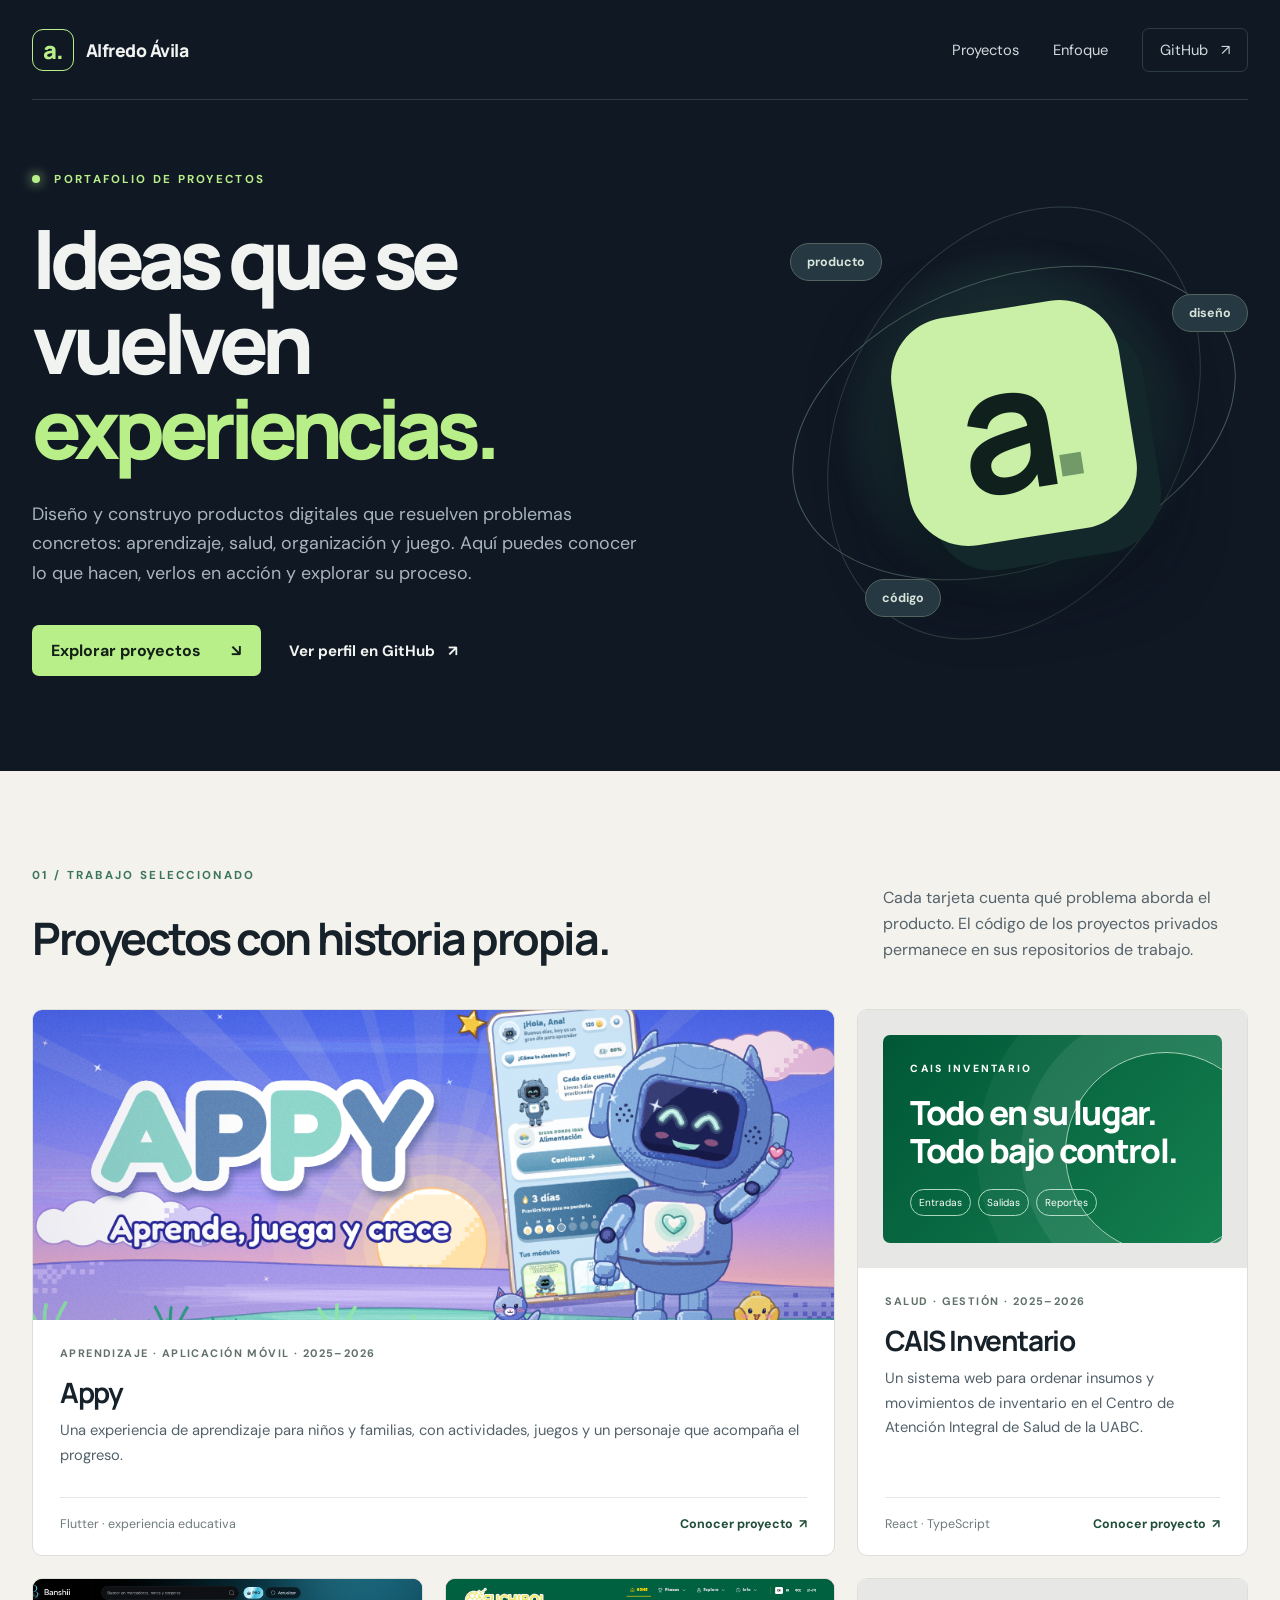
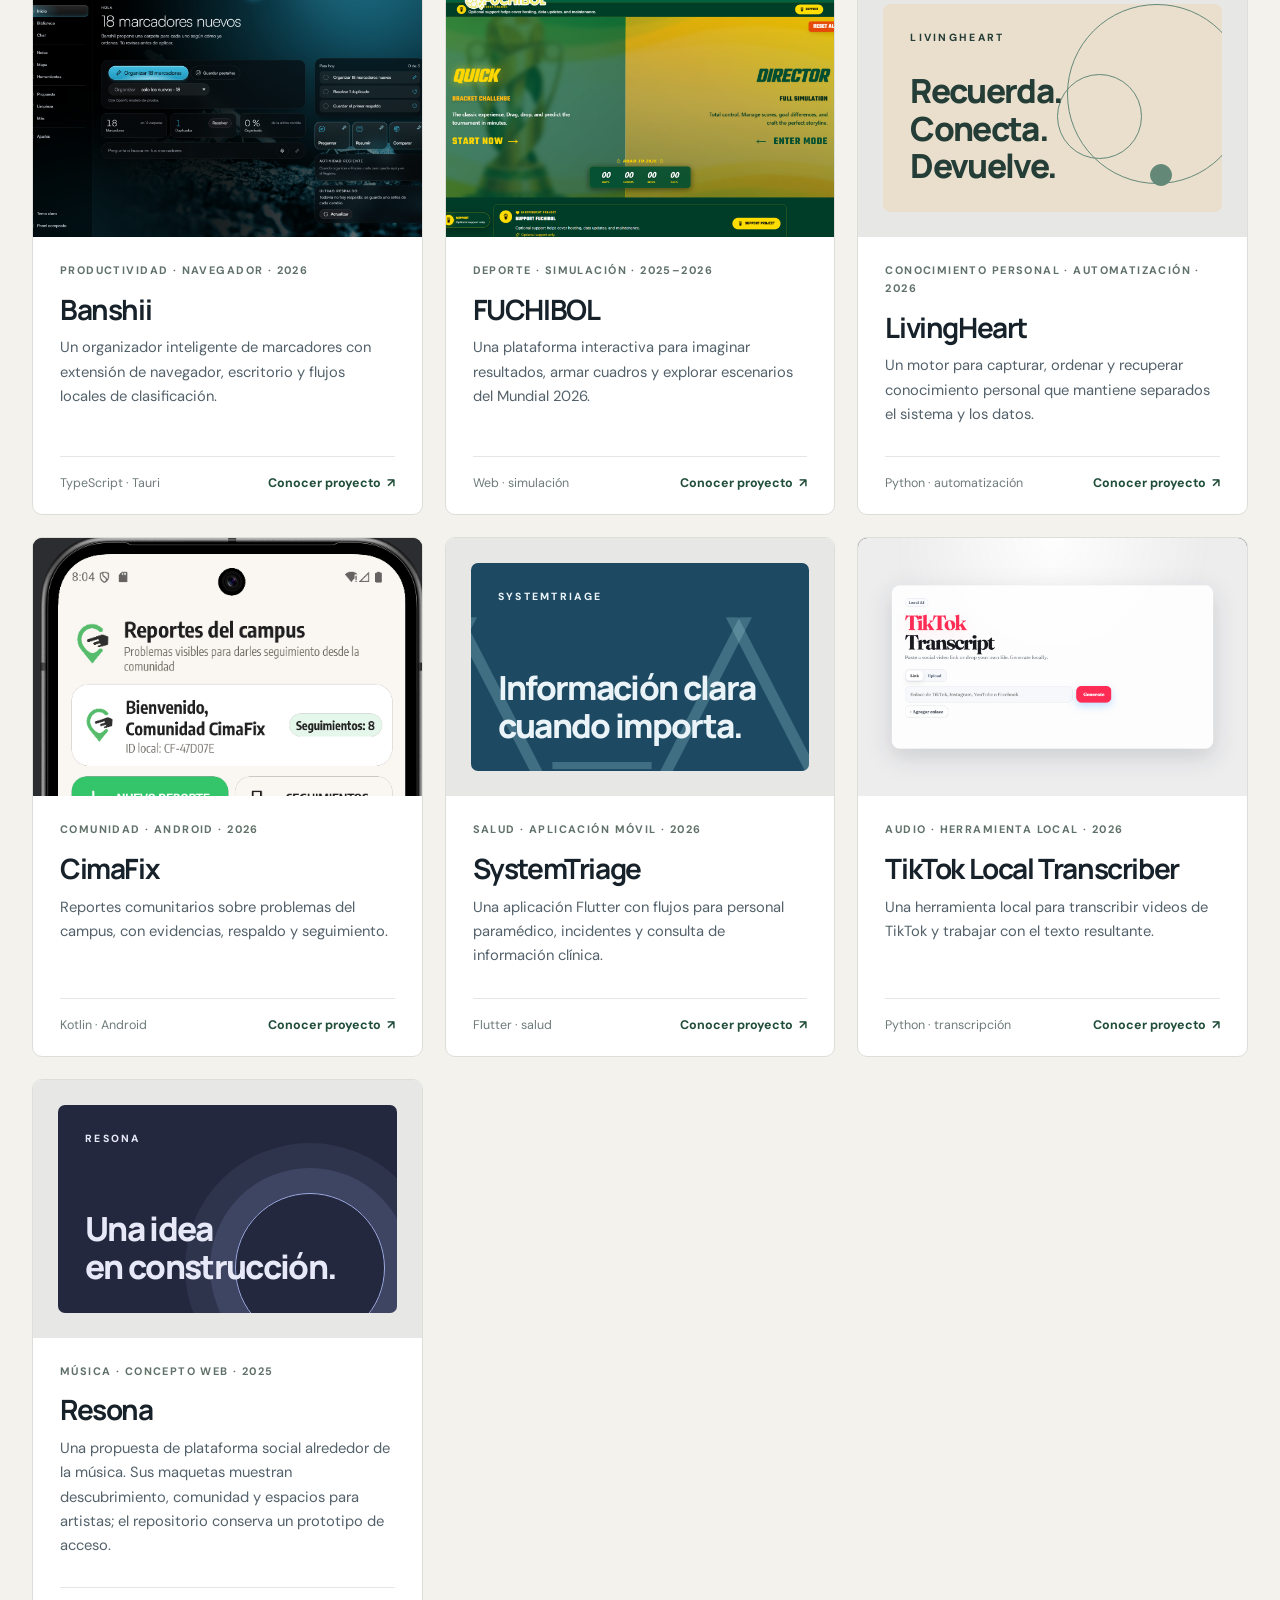
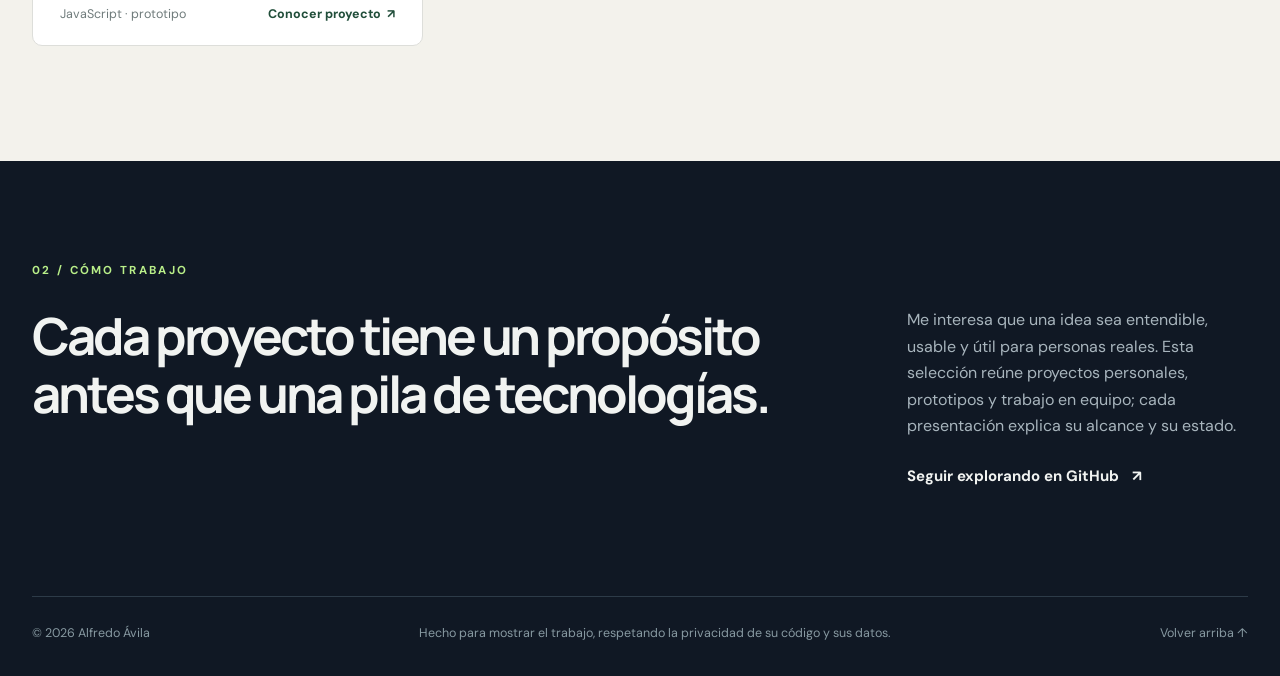
<file: index.html>
<!doctype html>
<html lang="es">
  <head>
    <meta charset="utf-8" />
    <meta name="viewport" content="width=device-width, initial-scale=1" />
    <meta name="theme-color" content="#101824" />
    <meta name="description" content="Proyectos de Alfredo Ávila: productos, experiencias y herramientas construidas con intención. Explora el trabajo sin exponer el código privado." />
    <meta property="og:title" content="Alfredo Ávila — proyectos" />
    <meta property="og:description" content="Una selección de productos digitales, aplicaciones y herramientas." />
    <meta property="og:type" content="website" />
    <title>Alfredo Ávila — proyectos</title>
    <link rel="stylesheet" href="styles.css" />
  </head>
  <body>
    <a class="skip" href="#contenido">Saltar al contenido</a>
    <header class="site-header">
      <a class="brand" href="#inicio" aria-label="Ir al inicio"><span class="brand-mark">a.</span><span>Alfredo Ávila</span></a>
      <nav aria-label="Navegación principal">
        <a href="#proyectos">Proyectos</a>
        <a href="#enfoque">Enfoque</a>
        <a class="nav-github" href="https://github.com/alfredoae2578">GitHub <span aria-hidden="true">↗</span></a>
      </nav>
    </header>

    <main id="contenido">
      <section class="hero" id="inicio" aria-labelledby="hero-title">
        <div class="hero-copy">
          <p class="eyebrow"><span class="signal"></span> Portafolio de proyectos</p>
          <h1 id="hero-title">Ideas que se vuelven <em>experiencias.</em></h1>
          <p class="hero-intro">Diseño y construyo productos digitales que resuelven problemas concretos: aprendizaje, salud, organización y juego. Aquí puedes conocer lo que hacen, verlos en acción y explorar su proceso.</p>
          <div class="hero-actions">
            <a class="button button-primary" href="#proyectos">Explorar proyectos <span aria-hidden="true">↘</span></a>
            <a class="text-link" href="https://github.com/alfredoae2578">Ver perfil en GitHub <span aria-hidden="true">↗</span></a>
          </div>
        </div>
        <div class="hero-art" aria-hidden="true">
          <div class="orbit orbit-one"></div><div class="orbit orbit-two"></div>
          <div class="art-center">a<span>.</span></div>
          <span class="art-note note-one">producto</span><span class="art-note note-two">diseño</span><span class="art-note note-three">código</span>
        </div>
      </section>

      <section class="projects" id="proyectos" aria-labelledby="projects-title">
        <div class="section-heading"><div><p class="eyebrow">01 / Trabajo seleccionado</p><h2 id="projects-title">Proyectos con historia propia.</h2></div><p>Cada tarjeta cuenta qué problema aborda el producto. El código de los proyectos privados permanece en sus repositorios de trabajo.</p></div>
        <div class="project-grid">
          <article class="project-card project-card-featured">
            <div class="card-media appy-media"><img src="assets/appy/grafico_de_funciones_1024x500.png" alt="Appy, personaje robot acompañado de la frase Aprende, juega y crece" /></div>
            <div class="card-body"><p class="card-category">Aprendizaje · aplicación móvil · 2025–2026</p><h3>Appy</h3><p>Una experiencia de aprendizaje para niños y familias, con actividades, juegos y un personaje que acompaña el progreso.</p><div class="card-bottom"><span>Flutter · experiencia educativa</span><a href="projects/appy-presentacion.html" aria-label="Conocer Appy">Conocer proyecto <span aria-hidden="true">↗</span></a></div></div>
          </article>
          <article class="project-card project-card-cais">
            <div class="card-media graphic-media"><div class="graphic-cais"><span class="graphic-kicker">CAIS INVENTARIO</span><strong>Todo en su lugar.<br />Todo bajo control.</strong><div class="graphic-pills"><span>Entradas</span><span>Salidas</span><span>Reportes</span></div></div></div>
            <div class="card-body"><p class="card-category">Salud · gestión · 2025–2026</p><h3>CAIS Inventario</h3><p>Un sistema web para ordenar insumos y movimientos de inventario en el Centro de Atención Integral de Salud de la UABC.</p><div class="card-bottom"><span>React · TypeScript</span><a href="projects/cais-inventario-presentacion.html" aria-label="Conocer CAIS Inventario">Conocer proyecto <span aria-hidden="true">↗</span></a></div></div>
          </article>
          <article class="project-card project-card-banshii">
            <div class="card-media project-shot"><img loading="lazy" src="assets/banshii-presentacion/banshii-inicio-2026.png" alt="Interfaz de Banshii con marcadores de demostración" /></div>
            <div class="card-body"><p class="card-category">Productividad · navegador · 2026</p><h3>Banshii</h3><p>Un organizador inteligente de marcadores con extensión de navegador, escritorio y flujos locales de clasificación.</p><div class="card-bottom"><span>TypeScript · Tauri</span><a href="projects/banshii-presentacion.html" aria-label="Conocer Banshii">Conocer proyecto <span aria-hidden="true">↗</span></a></div></div>
          </article>
          <article class="project-card project-card-fuchibol">
            <div class="card-media project-shot"><img loading="lazy" src="assets/fuchibol-presentacion/fuchibol-sitio-2026.png" alt="Portada de FUCHIBOL capturada en octubre de 2026" /></div>
            <div class="card-body"><p class="card-category">Deporte · simulación · 2025–2026</p><h3>FUCHIBOL</h3><p>Una plataforma interactiva para imaginar resultados, armar cuadros y explorar escenarios del Mundial 2026.</p><div class="card-bottom"><span>Web · simulación</span><a href="projects/fuchibol-presentacion.html" aria-label="Conocer FUCHIBOL">Conocer proyecto <span aria-hidden="true">↗</span></a></div></div>
          </article>
          <article class="project-card project-card-living">
            <div class="card-media graphic-media"><div class="graphic-living"><span class="graphic-kicker">LIVINGHEART</span><strong>Recuerda.<br />Conecta.<br />Devuelve.</strong><span class="node node-a"></span><span class="node node-b"></span><span class="node node-c"></span></div></div>
            <div class="card-body"><p class="card-category">Conocimiento personal · automatización · 2026</p><h3>LivingHeart</h3><p>Un motor para capturar, ordenar y recuperar conocimiento personal que mantiene separados el sistema y los datos.</p><div class="card-bottom"><span>Python · automatización</span><a href="projects/livingheart-presentacion.html" aria-label="Conocer LivingHeart">Conocer proyecto <span aria-hidden="true">↗</span></a></div></div>
          </article>
          <article class="project-card project-card-cimafix">
            <div class="card-media project-shot"><img loading="lazy" src="assets/cimafix-presentacion/cimafix-inicio-2026.png" alt="Pantalla principal del prototipo CimaFix" /></div>
            <div class="card-body"><p class="card-category">Comunidad · Android · 2026</p><h3>CimaFix</h3><p>Reportes comunitarios sobre problemas del campus, con evidencias, respaldo y seguimiento.</p><div class="card-bottom"><span>Kotlin · Android</span><a href="projects/cimafix-presentacion.html" aria-label="Conocer CimaFix">Conocer proyecto <span aria-hidden="true">↗</span></a></div></div>
          </article>
          <article class="project-card project-card-triage">
            <div class="card-media graphic-media"><div class="graphic-triage"><span class="graphic-kicker">SYSTEMTRIAGE</span><strong>Información clara<br />cuando importa.</strong><span class="pulse-line" aria-hidden="true">╱╲＿╱╲</span></div></div>
            <div class="card-body"><p class="card-category">Salud · aplicación móvil · 2026</p><h3>SystemTriage</h3><p>Una aplicación Flutter con flujos para personal paramédico, incidentes y consulta de información clínica.</p><div class="card-bottom"><span>Flutter · salud</span><a href="projects/systemtriage-presentacion.html" aria-label="Conocer SystemTriage">Conocer proyecto <span aria-hidden="true">↗</span></a></div></div>
          </article>
          <article class="project-card project-card-transcriber">
            <div class="card-media project-shot"><img loading="lazy" src="assets/tiktok-local-transcriber-presentacion/transcriber-escritorio-2026.png" alt="Interfaz local de TikTok Local Transcriber" /></div>
            <div class="card-body"><p class="card-category">Audio · herramienta local · 2026</p><h3>TikTok Local Transcriber</h3><p>Una herramienta local para transcribir videos de TikTok y trabajar con el texto resultante.</p><div class="card-bottom"><span>Python · transcripción</span><a href="projects/tiktok-local-transcriber-presentacion.html" aria-label="Conocer TikTok Local Transcriber">Conocer proyecto <span aria-hidden="true">↗</span></a></div></div>
          </article>
          <article class="project-card project-card-resona">
            <div class="card-media graphic-media"><div class="graphic-resona"><span class="graphic-kicker">RESONA</span><strong>Una idea<br />en construcción.</strong><span class="resona-rings" aria-hidden="true"></span></div></div>
            <div class="card-body"><p class="card-category">Música · concepto web · 2025</p><h3>Resona</h3><p>Una propuesta de plataforma social alrededor de la música. Sus maquetas muestran descubrimiento, comunidad y espacios para artistas; el repositorio conserva un prototipo de acceso.</p><div class="card-bottom"><span>JavaScript · prototipo</span><a href="projects/resona-presentacion.html" aria-label="Conocer Resona">Conocer proyecto <span aria-hidden="true">↗</span></a></div></div>
          </article>
        </div>
      </section>

      <section class="approach" id="enfoque" aria-labelledby="approach-title"><p class="eyebrow">02 / Cómo trabajo</p><div class="approach-row"><h2 id="approach-title">Cada proyecto tiene un propósito antes que una pila de tecnologías.</h2><div><p>Me interesa que una idea sea entendible, usable y útil para personas reales. Esta selección reúne proyectos personales, prototipos y trabajo en equipo; cada presentación explica su alcance y su estado.</p><a class="text-link" href="https://github.com/alfredoae2578">Seguir explorando en GitHub <span aria-hidden="true">↗</span></a></div></div></section>
    </main>
    <footer><span>© 2026 Alfredo Ávila</span><span>Hecho para mostrar el trabajo, respetando la privacidad de su código y sus datos.</span><a href="#inicio">Volver arriba ↑</a></footer>
  </body>
</html>
</file>
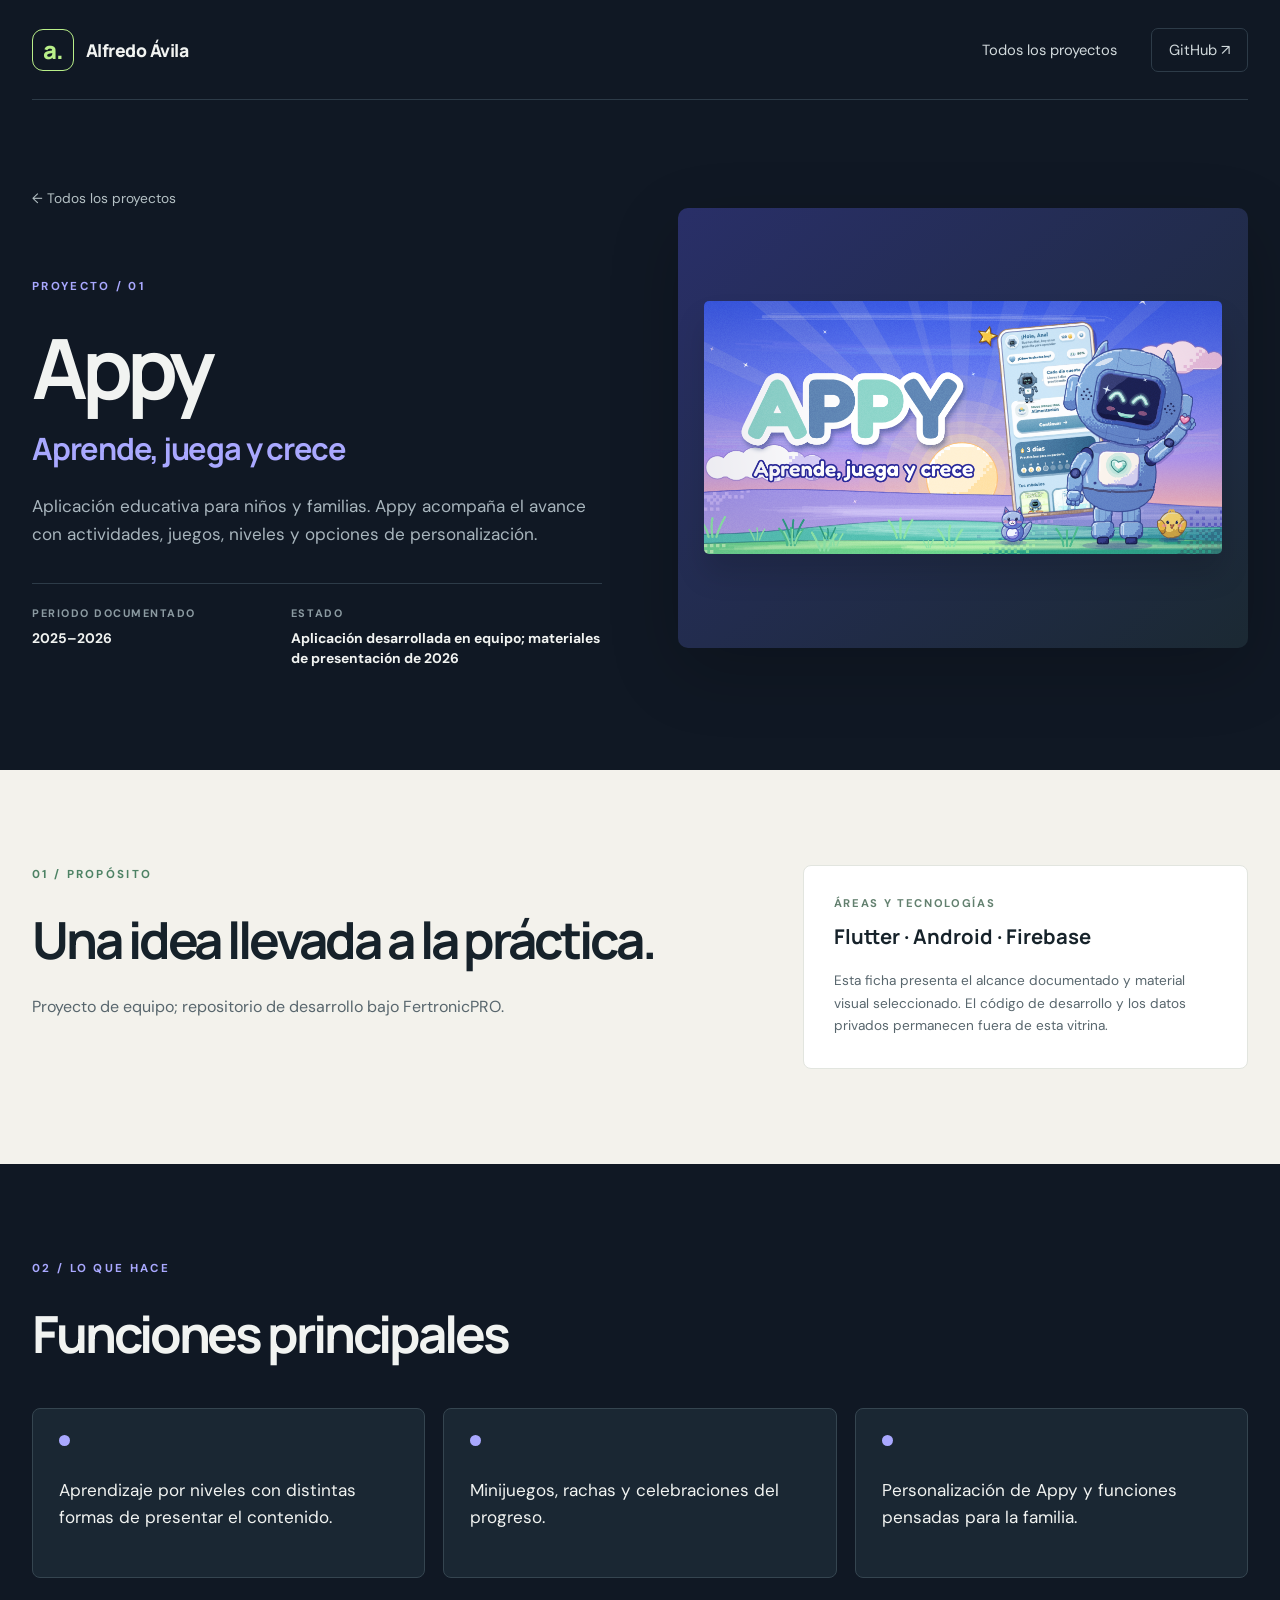
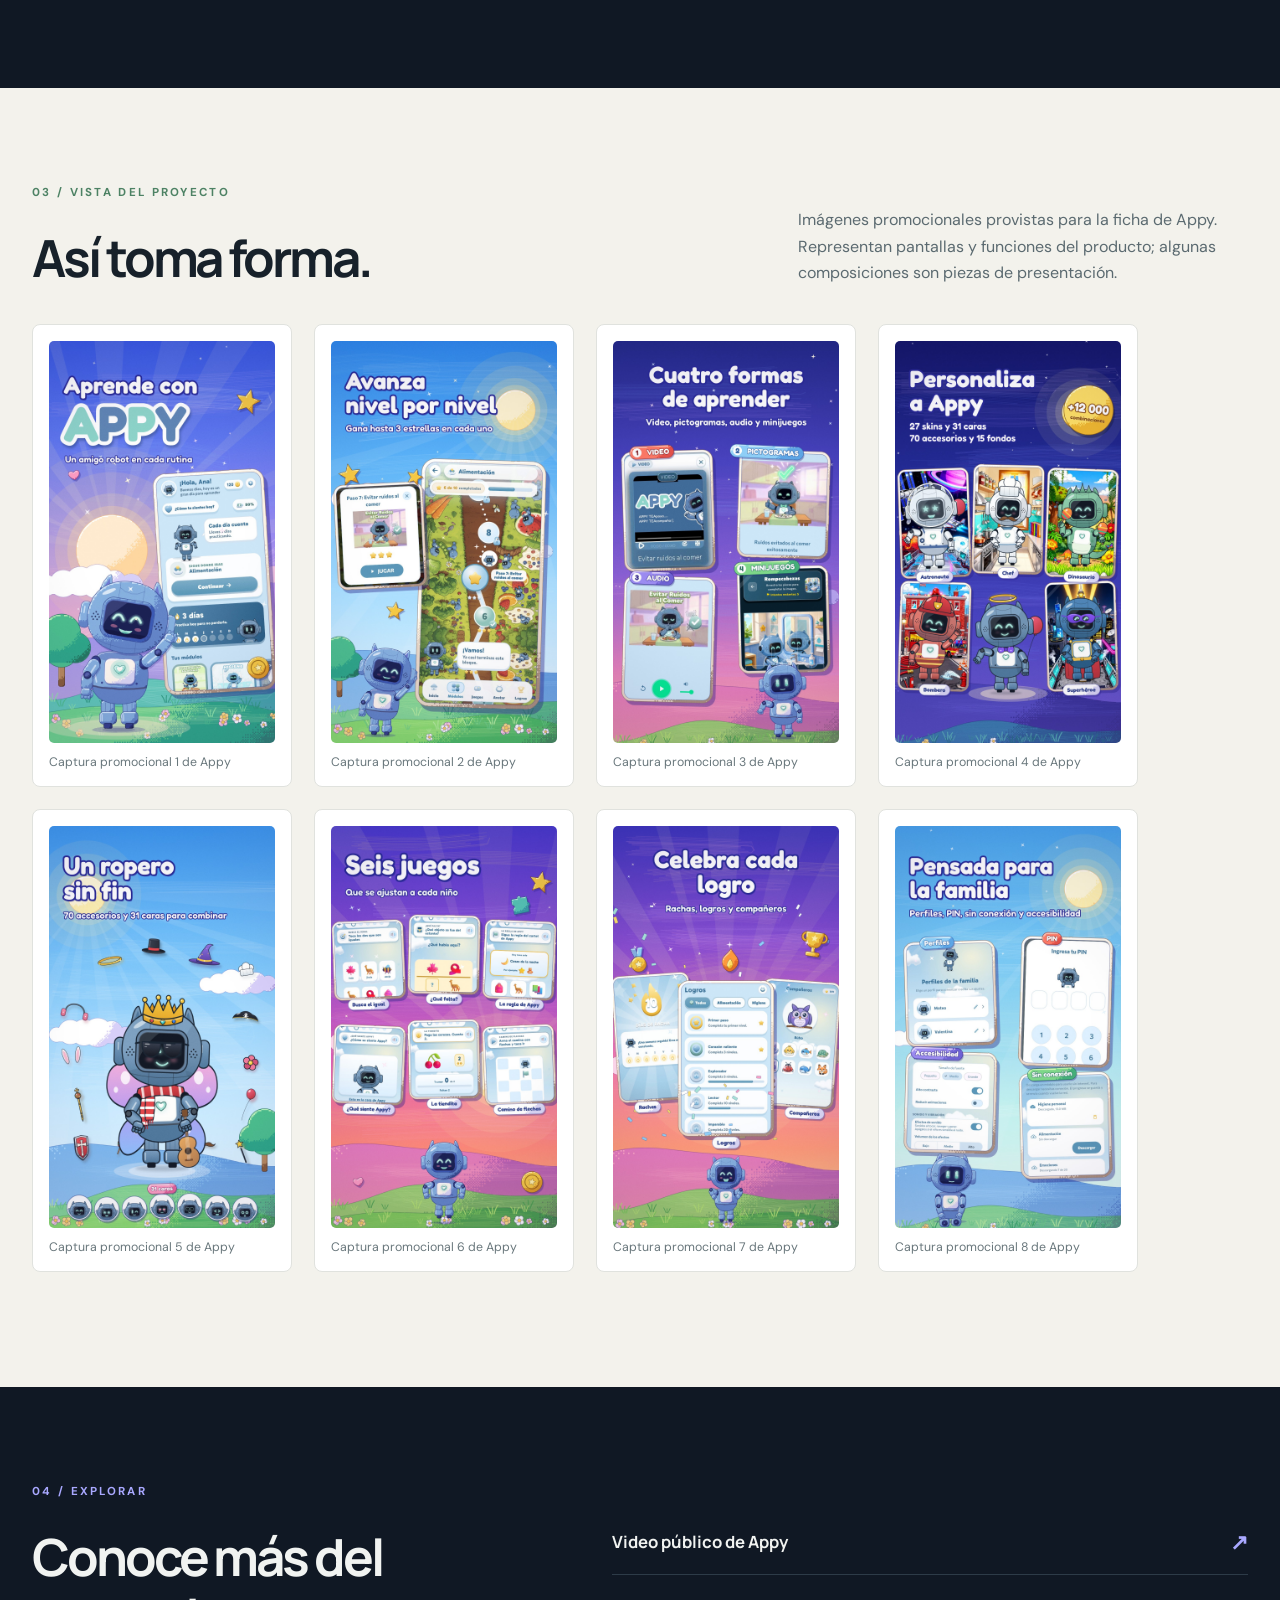
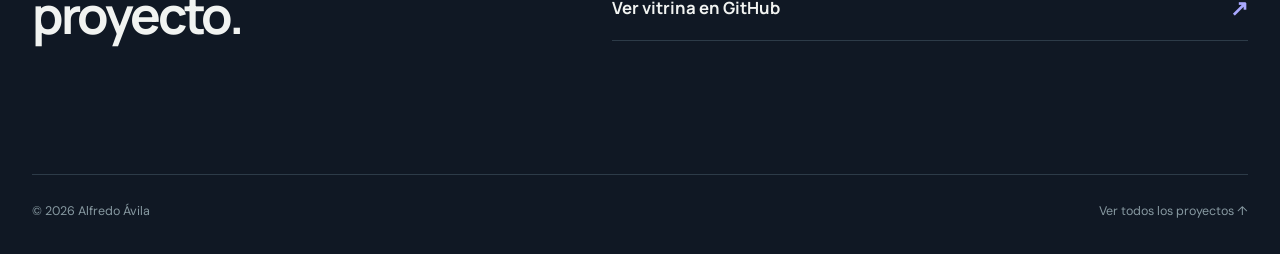
<file: projects/appy-presentacion.html>
<!doctype html>
<html lang="es">
  <head>
    <meta charset="utf-8" />
    <meta name="viewport" content="width=device-width, initial-scale=1" />
    <meta name="theme-color" content="#101824" />
    <meta name="description" content="Aplicación educativa para niños y familias. Appy acompaña el avance con actividades, juegos, niveles y opciones de personalización." />
    <meta property="og:title" content="Appy — Alfredo Ávila" />
    <meta property="og:description" content="Aprende, juega y crece" />
    <meta property="og:type" content="article" />
    <title>Appy — Alfredo Ávila</title>
    <link rel="stylesheet" href="../styles.css" />
    <link rel="stylesheet" href="../project.css" />
  </head>
  <body style="--detail-accent:#a9a8ff;--detail-deep:#292f68">
    <a class="skip" href="#contenido">Saltar al contenido</a>
    <header class="site-header">
      <a class="brand" href="../index.html" aria-label="Volver al portafolio"><span class="brand-mark">a.</span><span>Alfredo Ávila</span></a>
      <nav aria-label="Navegación principal"><a href="../index.html#proyectos">Todos los proyectos</a><a class="nav-github" href="https://github.com/alfredoae2578">GitHub ↗</a></nav>
    </header>
    <main id="contenido">
      <section class="detail-hero">
        <div class="detail-hero-copy"><a class="back-link" href="../index.html#proyectos">← Todos los proyectos</a><p class="eyebrow">Proyecto / 01</p><h1>Appy</h1><p class="detail-tagline">Aprende, juega y crece</p><p class="detail-summary">Aplicación educativa para niños y familias. Appy acompaña el avance con actividades, juegos, niveles y opciones de personalización.</p><div class="detail-meta"><span><small>Periodo documentado</small>2025–2026</span><span><small>Estado</small>Aplicación desarrollada en equipo; materiales de presentación de 2026</span></div></div>
        <div class="detail-hero-visual"><img class="detail-hero-image" src="../assets/appy-presentacion/appy-portada.png" alt="Appy: aprende, juega y crece" /></div>
      </section>
      <section class="detail-story"><div><p class="eyebrow">01 / Propósito</p><h2>Una idea llevada a la práctica.</h2><p>Proyecto de equipo; repositorio de desarrollo bajo FertronicPRO.</p></div><div class="detail-stack"><span>Áreas y tecnologías</span><strong>Flutter · Android · Firebase</strong><p>Esta ficha presenta el alcance documentado y material visual seleccionado. El código de desarrollo y los datos privados permanecen fuera de esta vitrina.</p></div></section>
      <section class="detail-features"><p class="eyebrow">02 / Lo que hace</p><h2>Funciones principales</h2><ul><li><span class="feature-dot" aria-hidden="true"></span>Aprendizaje por niveles con distintas formas de presentar el contenido.</li>
<li><span class="feature-dot" aria-hidden="true"></span>Minijuegos, rachas y celebraciones del progreso.</li>
<li><span class="feature-dot" aria-hidden="true"></span>Personalización de Appy y funciones pensadas para la familia.</li></ul></section>
      <section class="detail-gallery"><div class="detail-section-heading"><div><p class="eyebrow">03 / Vista del proyecto</p><h2>Así toma forma.</h2></div><p>Imágenes promocionales provistas para la ficha de Appy. Representan pantallas y funciones del producto; algunas composiciones son piezas de presentación.</p></div><div class="gallery-grid"><figure class="gallery-item gallery-phone"><img loading="lazy" src="../assets/appy-presentacion/appy-1.jpg" alt="Captura promocional 1 de Appy" /><figcaption>Captura promocional 1 de Appy</figcaption></figure>
<figure class="gallery-item gallery-phone"><img loading="lazy" src="../assets/appy-presentacion/appy-2.jpg" alt="Captura promocional 2 de Appy" /><figcaption>Captura promocional 2 de Appy</figcaption></figure>
<figure class="gallery-item gallery-phone"><img loading="lazy" src="../assets/appy-presentacion/appy-3.jpg" alt="Captura promocional 3 de Appy" /><figcaption>Captura promocional 3 de Appy</figcaption></figure>
<figure class="gallery-item gallery-phone"><img loading="lazy" src="../assets/appy-presentacion/appy-4.jpg" alt="Captura promocional 4 de Appy" /><figcaption>Captura promocional 4 de Appy</figcaption></figure>
<figure class="gallery-item gallery-phone"><img loading="lazy" src="../assets/appy-presentacion/appy-5.jpg" alt="Captura promocional 5 de Appy" /><figcaption>Captura promocional 5 de Appy</figcaption></figure>
<figure class="gallery-item gallery-phone"><img loading="lazy" src="../assets/appy-presentacion/appy-6.jpg" alt="Captura promocional 6 de Appy" /><figcaption>Captura promocional 6 de Appy</figcaption></figure>
<figure class="gallery-item gallery-phone"><img loading="lazy" src="../assets/appy-presentacion/appy-7.jpg" alt="Captura promocional 7 de Appy" /><figcaption>Captura promocional 7 de Appy</figcaption></figure>
<figure class="gallery-item gallery-phone"><img loading="lazy" src="../assets/appy-presentacion/appy-8.jpg" alt="Captura promocional 8 de Appy" /><figcaption>Captura promocional 8 de Appy</figcaption></figure></div></section>
      <section class="detail-resources"><div><p class="eyebrow">04 / Explorar</p><h2>Conoce más del proyecto.</h2></div><div class="resource-list"><a class="resource-link" href="https://www.youtube.com/watch?v=cQFhimzhi60" target="_blank" rel="noopener noreferrer"><span>Video público de Appy</span><span aria-hidden="true">↗</span></a><a class="resource-link" href="https://github.com/alfredoae2578/appy-presentacion" target="_blank" rel="noopener noreferrer"><span>Ver vitrina en GitHub</span><span aria-hidden="true">↗</span></a></div></section>
    </main>
    <footer><span>© 2026 Alfredo Ávila</span><a href="../index.html#proyectos">Ver todos los proyectos ↑</a></footer>
  </body>
</html>
</file>
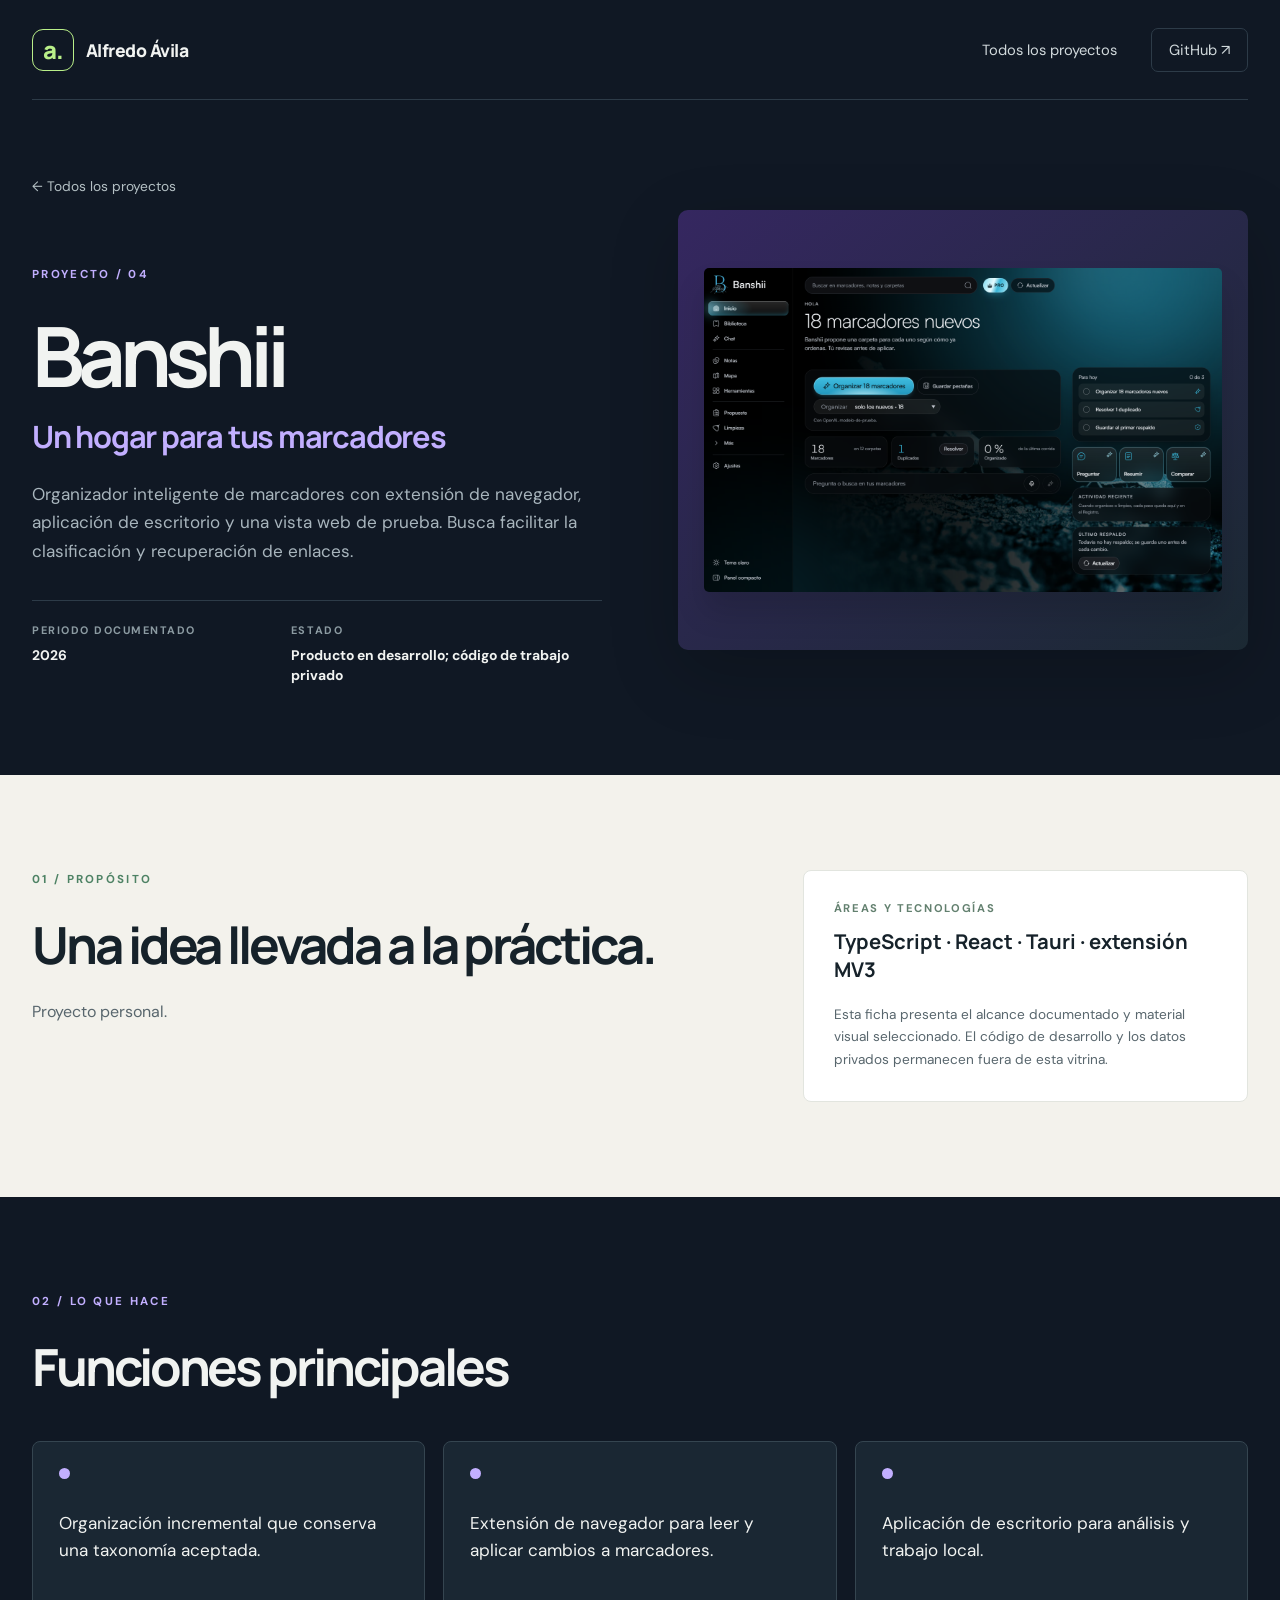
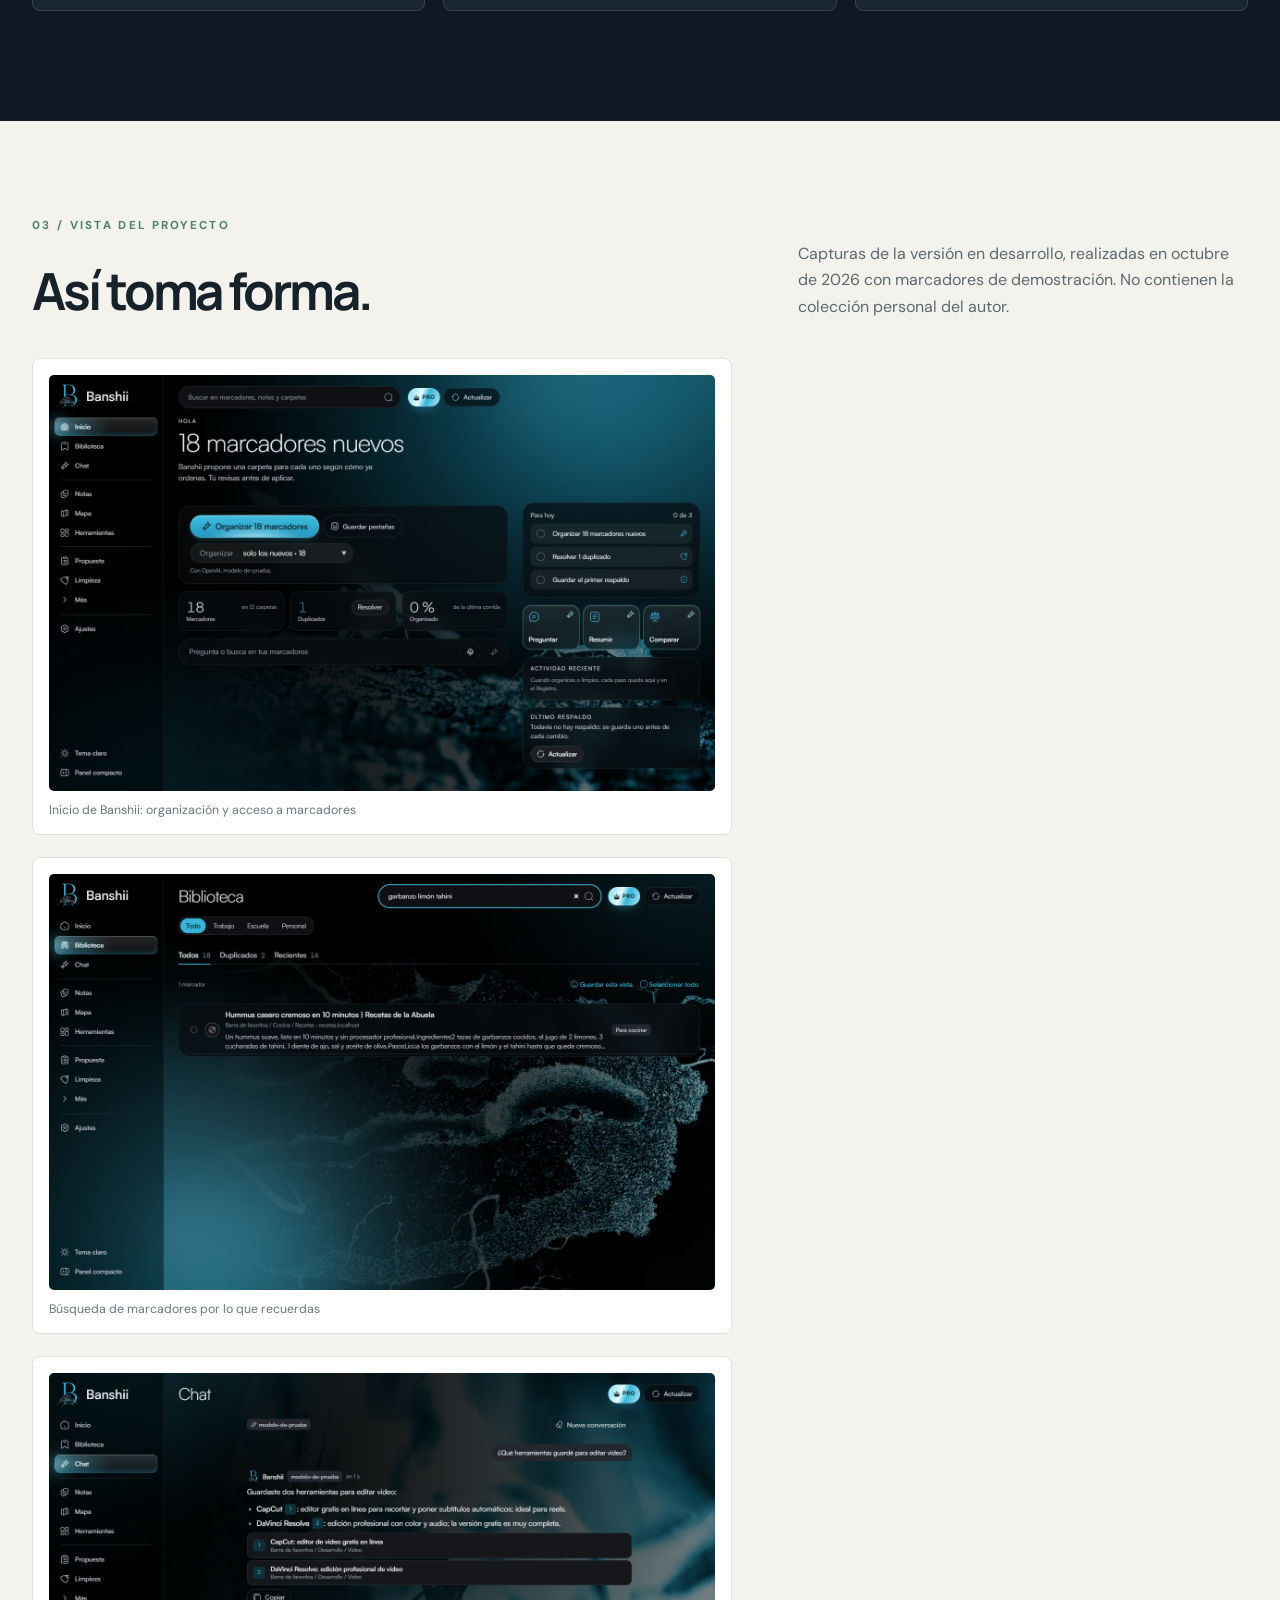
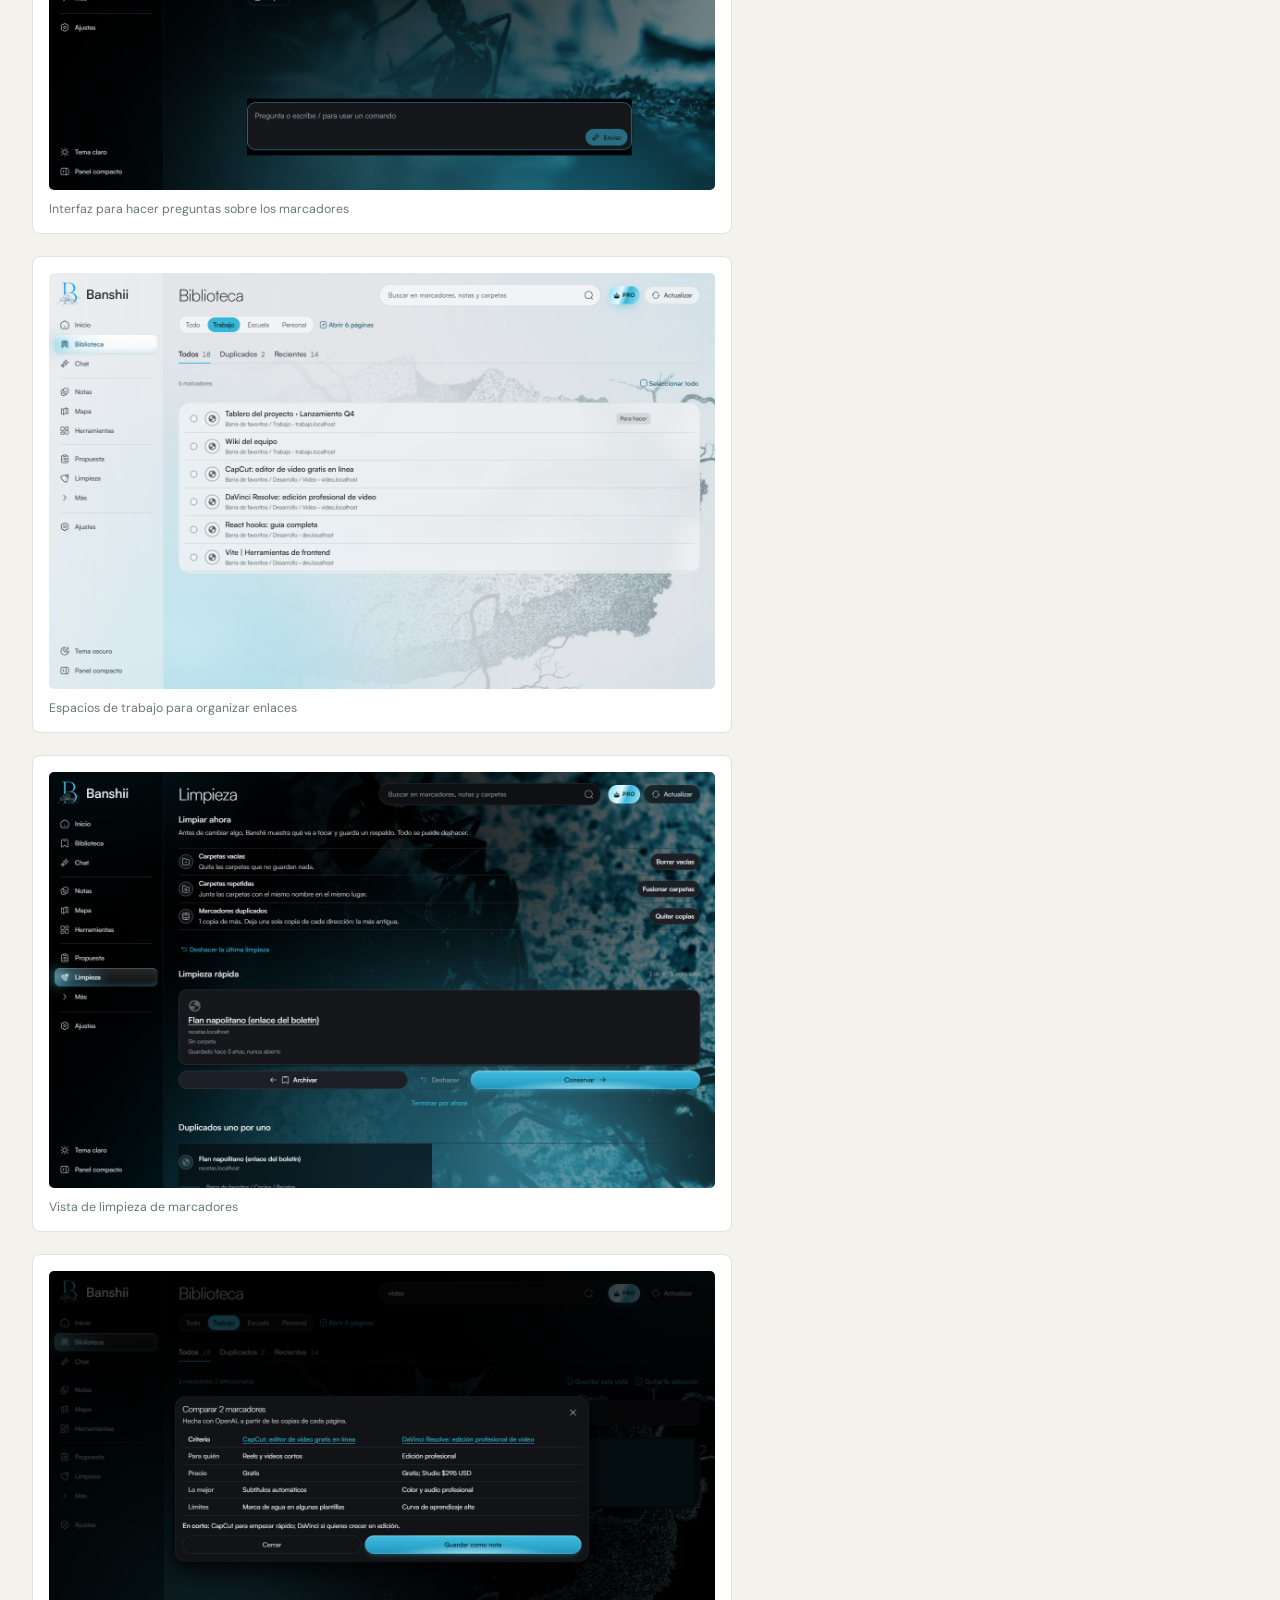
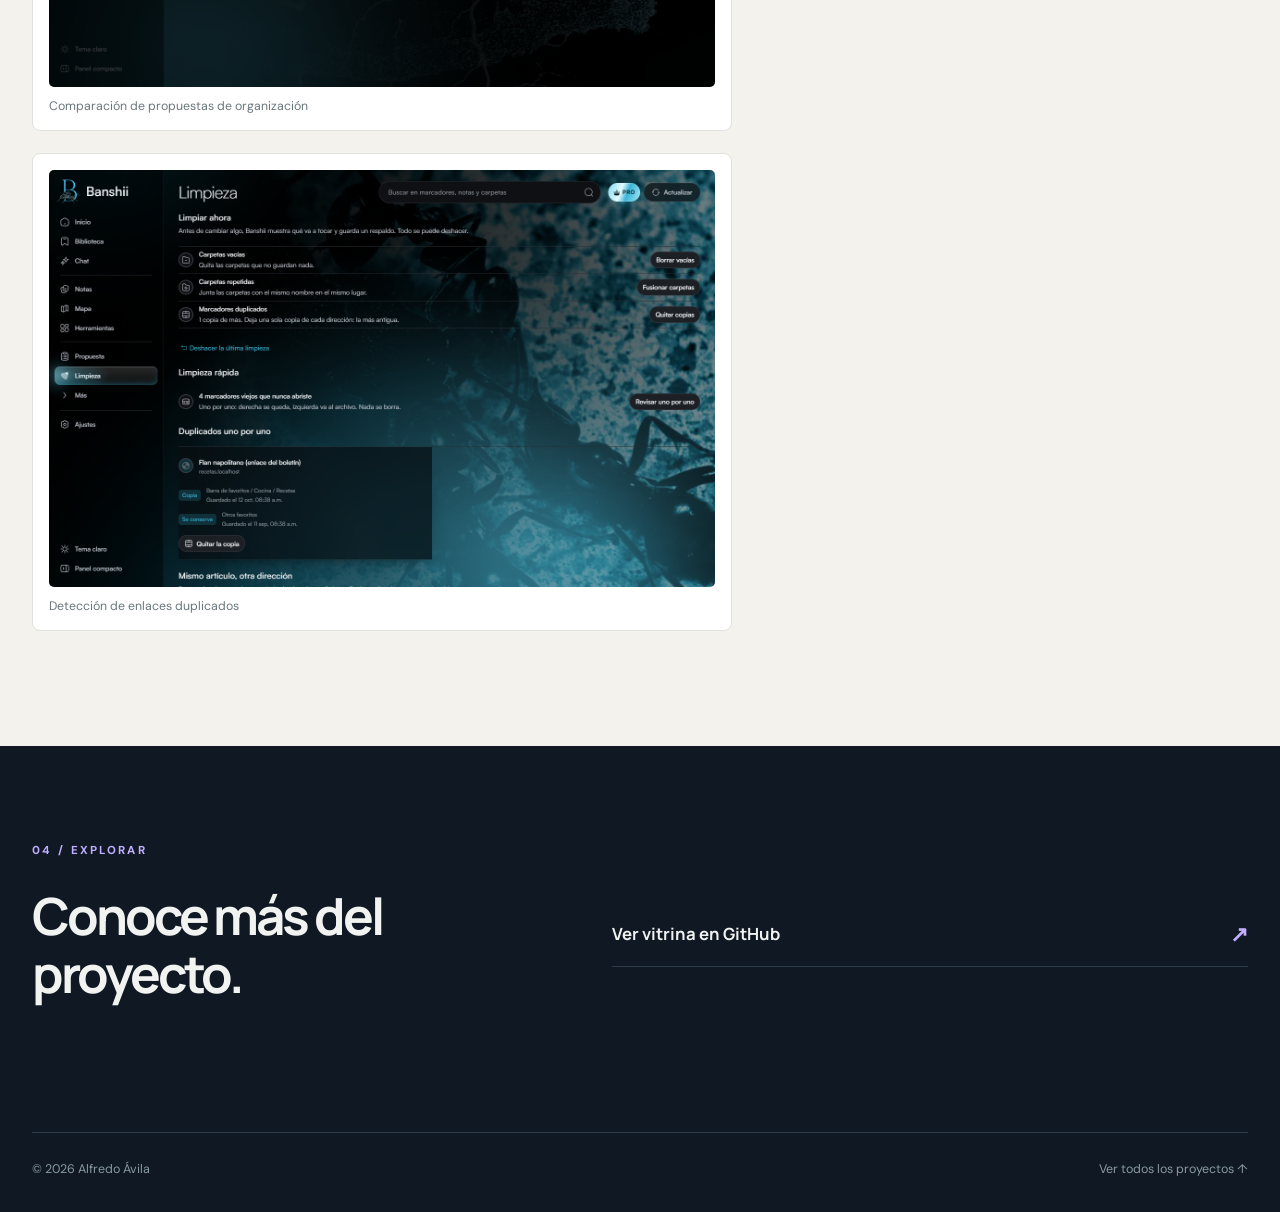
<file: projects/banshii-presentacion.html>
<!doctype html>
<html lang="es">
  <head>
    <meta charset="utf-8" />
    <meta name="viewport" content="width=device-width, initial-scale=1" />
    <meta name="theme-color" content="#101824" />
    <meta name="description" content="Organizador inteligente de marcadores con extensión de navegador, aplicación de escritorio y una vista web de prueba. Busca facilitar la clasificación y recuperación de enlaces." />
    <meta property="og:title" content="Banshii — Alfredo Ávila" />
    <meta property="og:description" content="Un hogar para tus marcadores" />
    <meta property="og:type" content="article" />
    <title>Banshii — Alfredo Ávila</title>
    <link rel="stylesheet" href="../styles.css" />
    <link rel="stylesheet" href="../project.css" />
  </head>
  <body style="--detail-accent:#c2afff;--detail-deep:#352760">
    <a class="skip" href="#contenido">Saltar al contenido</a>
    <header class="site-header">
      <a class="brand" href="../index.html" aria-label="Volver al portafolio"><span class="brand-mark">a.</span><span>Alfredo Ávila</span></a>
      <nav aria-label="Navegación principal"><a href="../index.html#proyectos">Todos los proyectos</a><a class="nav-github" href="https://github.com/alfredoae2578">GitHub ↗</a></nav>
    </header>
    <main id="contenido">
      <section class="detail-hero">
        <div class="detail-hero-copy"><a class="back-link" href="../index.html#proyectos">← Todos los proyectos</a><p class="eyebrow">Proyecto / 04</p><h1>Banshii</h1><p class="detail-tagline">Un hogar para tus marcadores</p><p class="detail-summary">Organizador inteligente de marcadores con extensión de navegador, aplicación de escritorio y una vista web de prueba. Busca facilitar la clasificación y recuperación de enlaces.</p><div class="detail-meta"><span><small>Periodo documentado</small>2026</span><span><small>Estado</small>Producto en desarrollo; código de trabajo privado</span></div></div>
        <div class="detail-hero-visual"><img class="detail-hero-image" src="../assets/banshii-presentacion/banshii-inicio-2026.png" alt="Inicio de Banshii: organización y acceso a marcadores" /></div>
      </section>
      <section class="detail-story"><div><p class="eyebrow">01 / Propósito</p><h2>Una idea llevada a la práctica.</h2><p>Proyecto personal.</p></div><div class="detail-stack"><span>Áreas y tecnologías</span><strong>TypeScript · React · Tauri · extensión MV3</strong><p>Esta ficha presenta el alcance documentado y material visual seleccionado. El código de desarrollo y los datos privados permanecen fuera de esta vitrina.</p></div></section>
      <section class="detail-features"><p class="eyebrow">02 / Lo que hace</p><h2>Funciones principales</h2><ul><li><span class="feature-dot" aria-hidden="true"></span>Organización incremental que conserva una taxonomía aceptada.</li>
<li><span class="feature-dot" aria-hidden="true"></span>Extensión de navegador para leer y aplicar cambios a marcadores.</li>
<li><span class="feature-dot" aria-hidden="true"></span>Aplicación de escritorio para análisis y trabajo local.</li></ul></section>
      <section class="detail-gallery"><div class="detail-section-heading"><div><p class="eyebrow">03 / Vista del proyecto</p><h2>Así toma forma.</h2></div><p>Capturas de la versión en desarrollo, realizadas en octubre de 2026 con marcadores de demostración. No contienen la colección personal del autor.</p></div><div class="gallery-grid"><figure class="gallery-item gallery-wide"><a href="../assets/banshii-presentacion/banshii-inicio-2026.png" target="_blank" rel="noopener noreferrer" aria-label="Ampliar: Inicio de Banshii: organización y acceso a marcadores"><img loading="lazy" src="../assets/banshii-presentacion/banshii-inicio-2026.png" alt="Inicio de Banshii: organización y acceso a marcadores" /></a><figcaption>Inicio de Banshii: organización y acceso a marcadores</figcaption></figure>
<figure class="gallery-item gallery-wide"><a href="../assets/banshii-presentacion/banshii-busqueda-2026.png" target="_blank" rel="noopener noreferrer" aria-label="Ampliar: Búsqueda de marcadores por lo que recuerdas"><img loading="lazy" src="../assets/banshii-presentacion/banshii-busqueda-2026.png" alt="Búsqueda de marcadores por lo que recuerdas" /></a><figcaption>Búsqueda de marcadores por lo que recuerdas</figcaption></figure>
<figure class="gallery-item gallery-wide"><a href="../assets/banshii-presentacion/banshii-preguntas-2026.png" target="_blank" rel="noopener noreferrer" aria-label="Ampliar: Interfaz para hacer preguntas sobre los marcadores"><img loading="lazy" src="../assets/banshii-presentacion/banshii-preguntas-2026.png" alt="Interfaz para hacer preguntas sobre los marcadores" /></a><figcaption>Interfaz para hacer preguntas sobre los marcadores</figcaption></figure>
<figure class="gallery-item gallery-wide"><a href="../assets/banshii-presentacion/banshii-espacios-2026.png" target="_blank" rel="noopener noreferrer" aria-label="Ampliar: Espacios de trabajo para organizar enlaces"><img loading="lazy" src="../assets/banshii-presentacion/banshii-espacios-2026.png" alt="Espacios de trabajo para organizar enlaces" /></a><figcaption>Espacios de trabajo para organizar enlaces</figcaption></figure>
<figure class="gallery-item gallery-wide"><a href="../assets/banshii-presentacion/banshii-limpieza-2026.png" target="_blank" rel="noopener noreferrer" aria-label="Ampliar: Vista de limpieza de marcadores"><img loading="lazy" src="../assets/banshii-presentacion/banshii-limpieza-2026.png" alt="Vista de limpieza de marcadores" /></a><figcaption>Vista de limpieza de marcadores</figcaption></figure>
<figure class="gallery-item gallery-wide"><a href="../assets/banshii-presentacion/banshii-comparar-2026.png" target="_blank" rel="noopener noreferrer" aria-label="Ampliar: Comparación de propuestas de organización"><img loading="lazy" src="../assets/banshii-presentacion/banshii-comparar-2026.png" alt="Comparación de propuestas de organización" /></a><figcaption>Comparación de propuestas de organización</figcaption></figure>
<figure class="gallery-item gallery-wide"><a href="../assets/banshii-presentacion/banshii-duplicados-2026.png" target="_blank" rel="noopener noreferrer" aria-label="Ampliar: Detección de enlaces duplicados"><img loading="lazy" src="../assets/banshii-presentacion/banshii-duplicados-2026.png" alt="Detección de enlaces duplicados" /></a><figcaption>Detección de enlaces duplicados</figcaption></figure></div></section>
      <section class="detail-resources"><div><p class="eyebrow">04 / Explorar</p><h2>Conoce más del proyecto.</h2></div><div class="resource-list"><a class="resource-link" href="https://github.com/alfredoae2578/banshii-presentacion" target="_blank" rel="noopener noreferrer"><span>Ver vitrina en GitHub</span><span aria-hidden="true">↗</span></a></div></section>
    </main>
    <footer><span>© 2026 Alfredo Ávila</span><a href="../index.html#proyectos">Ver todos los proyectos ↑</a></footer>
  </body>
</html>
</file>
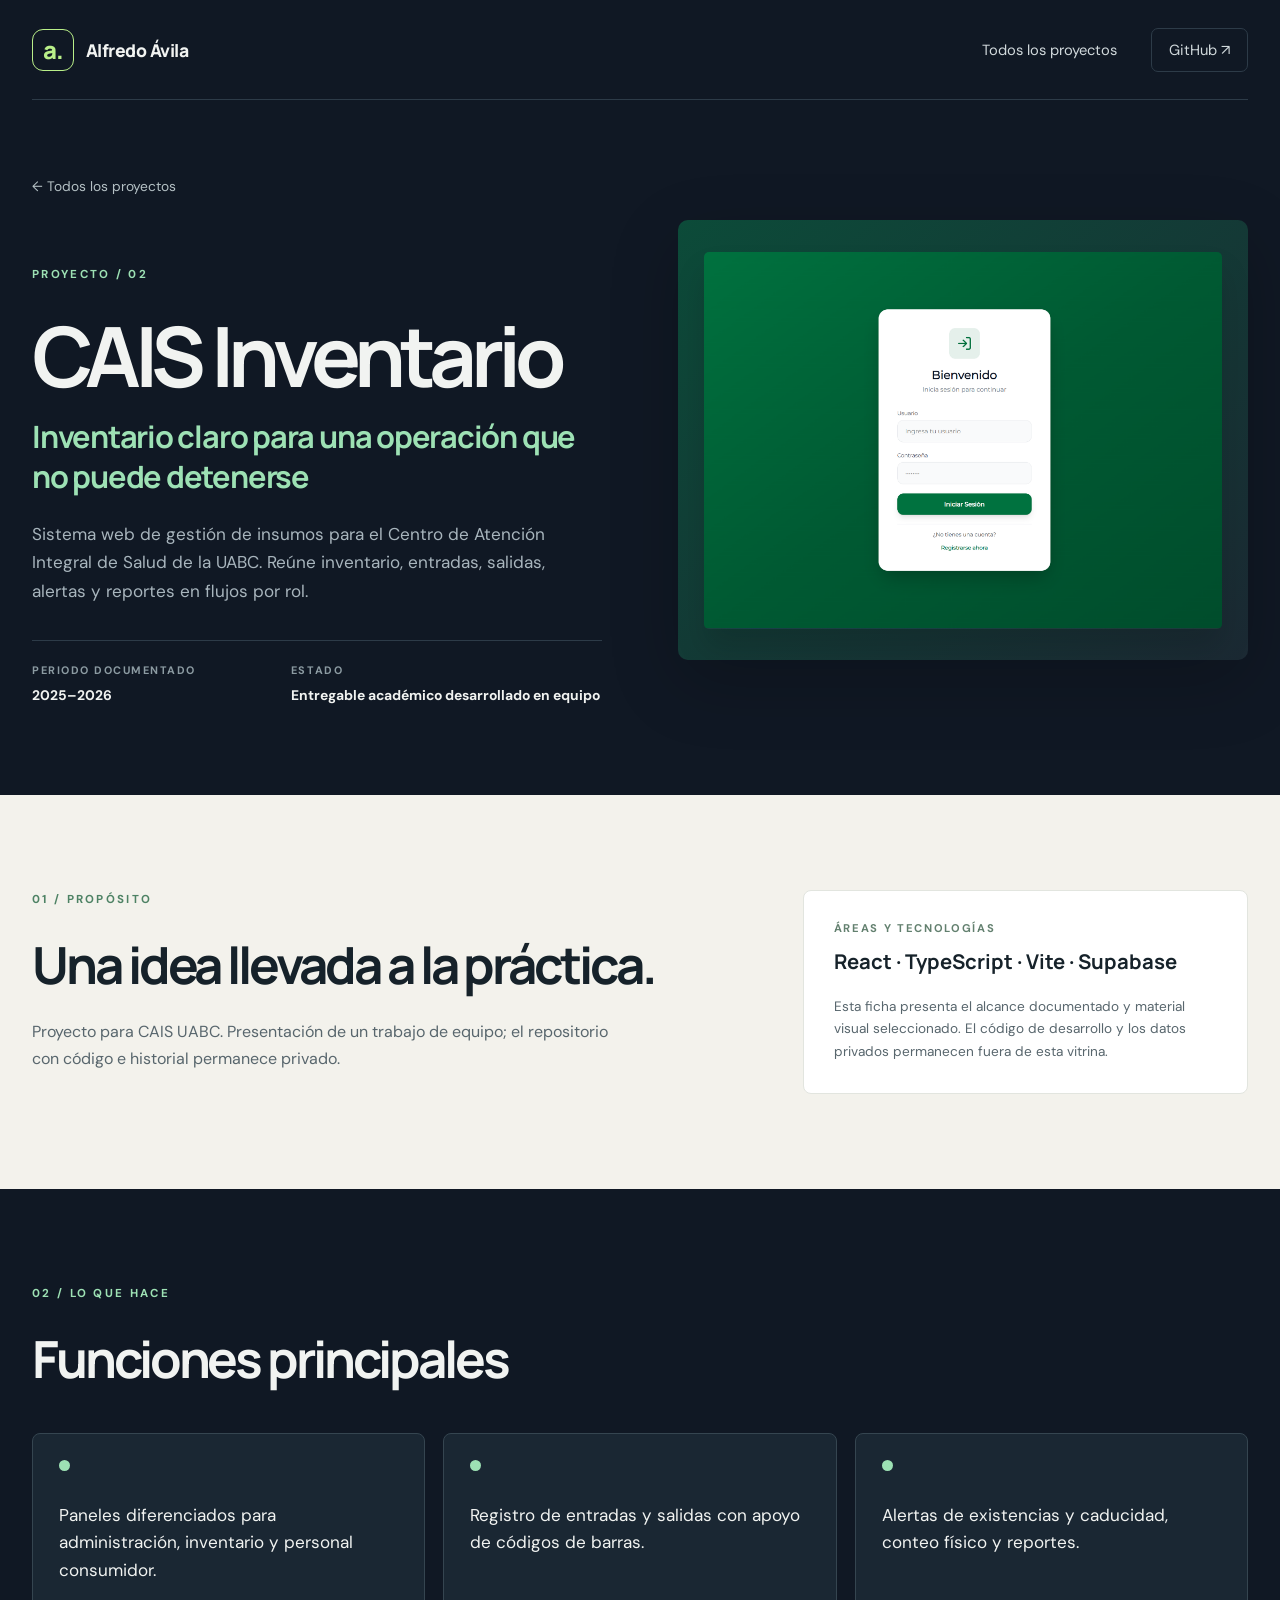
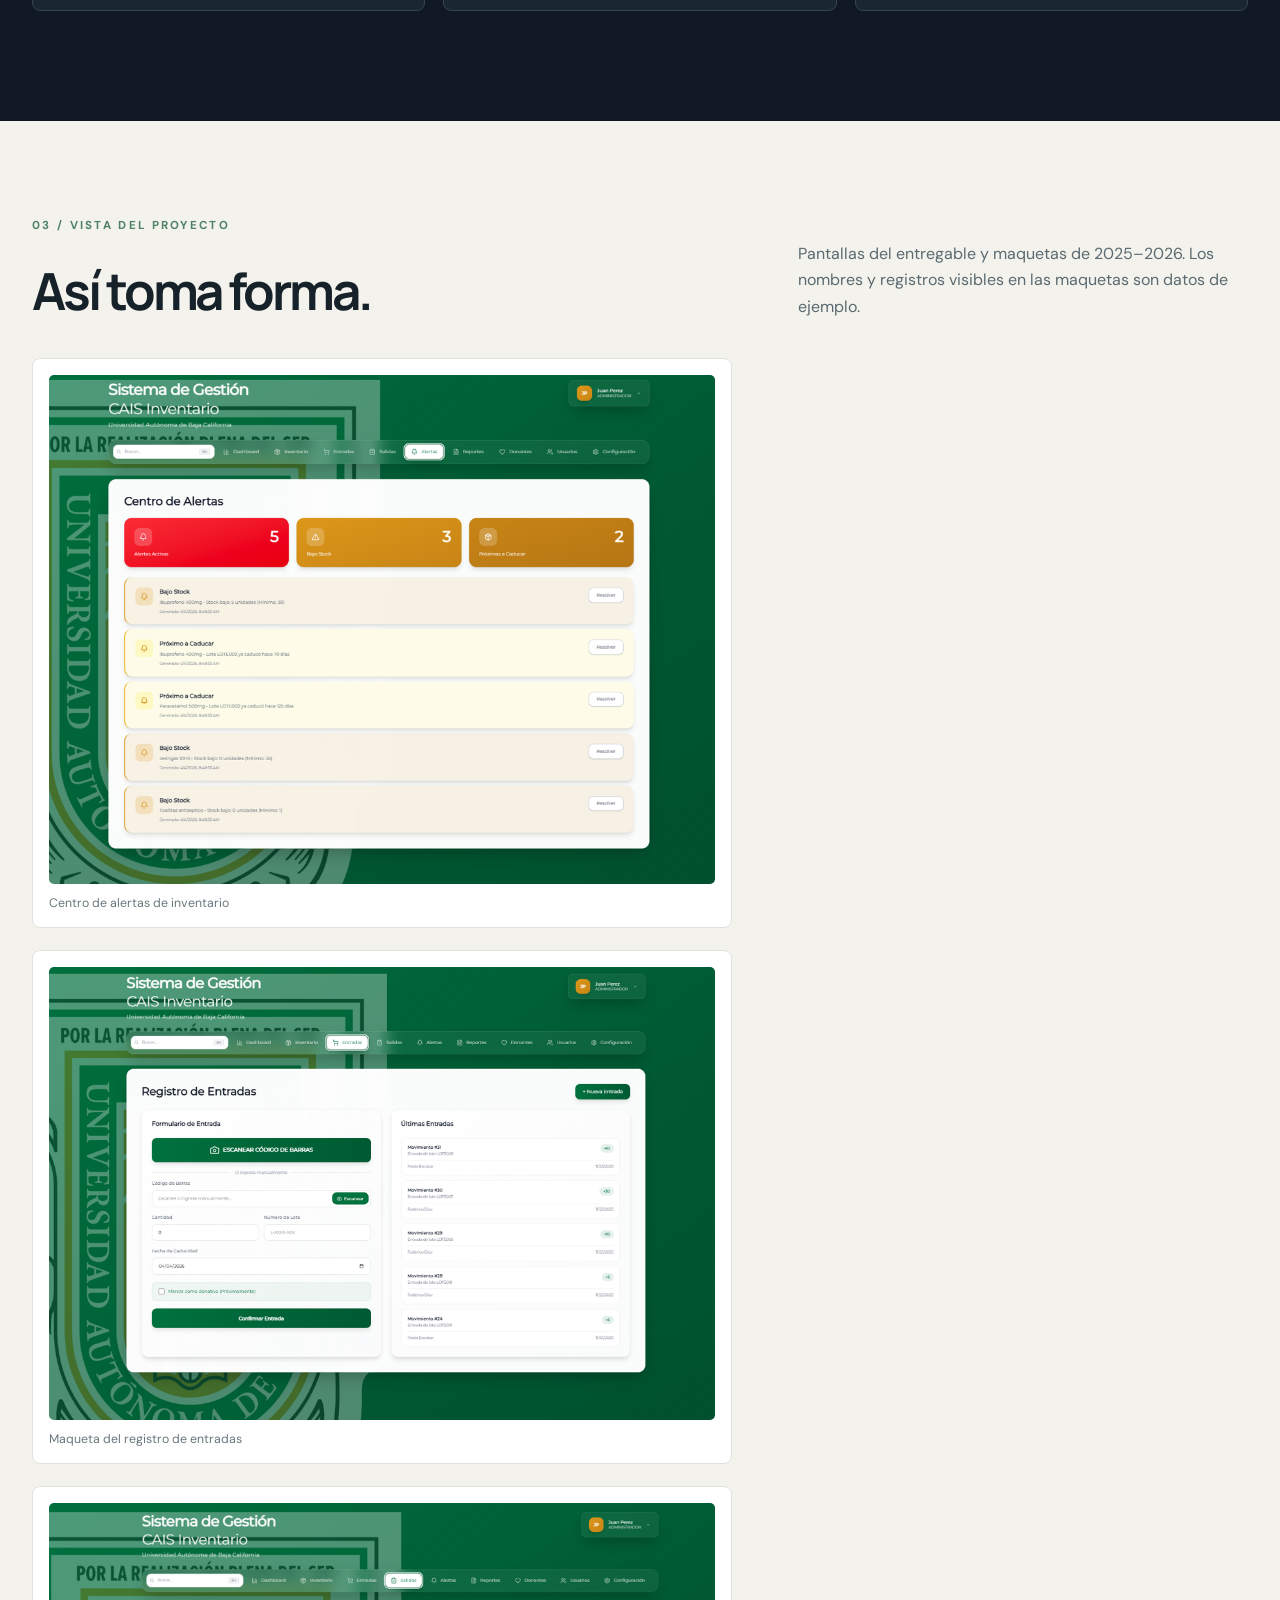
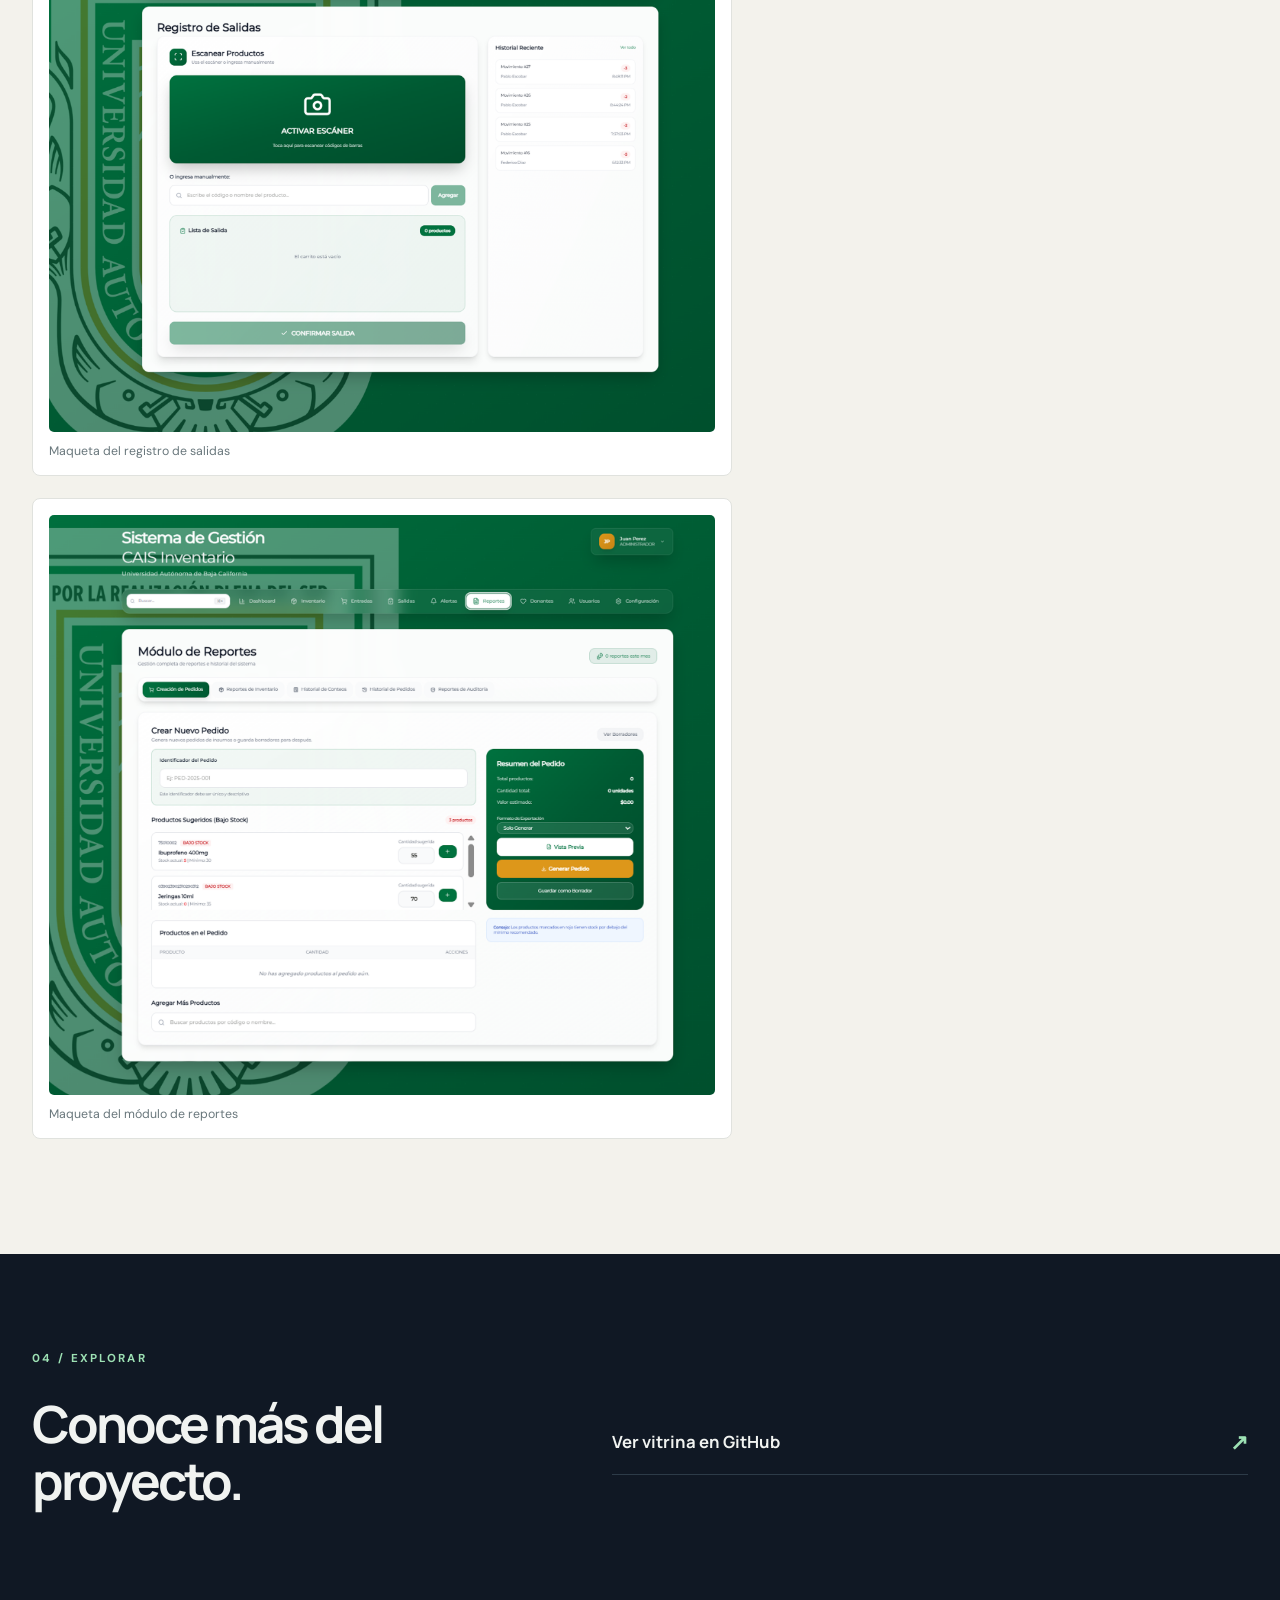
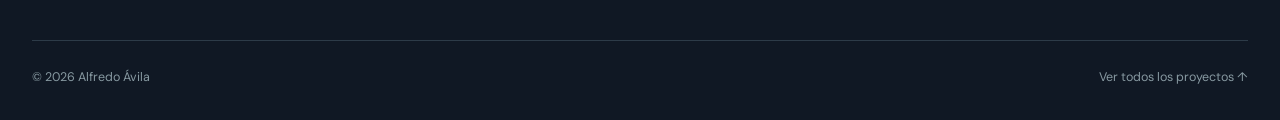
<file: projects/cais-inventario-presentacion.html>
<!doctype html>
<html lang="es">
  <head>
    <meta charset="utf-8" />
    <meta name="viewport" content="width=device-width, initial-scale=1" />
    <meta name="theme-color" content="#101824" />
    <meta name="description" content="Sistema web de gestión de insumos para el Centro de Atención Integral de Salud de la UABC. Reúne inventario, entradas, salidas, alertas y reportes en flujos por rol." />
    <meta property="og:title" content="CAIS Inventario — Alfredo Ávila" />
    <meta property="og:description" content="Inventario claro para una operación que no puede detenerse" />
    <meta property="og:type" content="article" />
    <title>CAIS Inventario — Alfredo Ávila</title>
    <link rel="stylesheet" href="../styles.css" />
    <link rel="stylesheet" href="../project.css" />
  </head>
  <body style="--detail-accent:#9de1b4;--detail-deep:#0c4b39">
    <a class="skip" href="#contenido">Saltar al contenido</a>
    <header class="site-header">
      <a class="brand" href="../index.html" aria-label="Volver al portafolio"><span class="brand-mark">a.</span><span>Alfredo Ávila</span></a>
      <nav aria-label="Navegación principal"><a href="../index.html#proyectos">Todos los proyectos</a><a class="nav-github" href="https://github.com/alfredoae2578">GitHub ↗</a></nav>
    </header>
    <main id="contenido">
      <section class="detail-hero">
        <div class="detail-hero-copy"><a class="back-link" href="../index.html#proyectos">← Todos los proyectos</a><p class="eyebrow">Proyecto / 02</p><h1>CAIS Inventario</h1><p class="detail-tagline">Inventario claro para una operación que no puede detenerse</p><p class="detail-summary">Sistema web de gestión de insumos para el Centro de Atención Integral de Salud de la UABC. Reúne inventario, entradas, salidas, alertas y reportes en flujos por rol.</p><div class="detail-meta"><span><small>Periodo documentado</small>2025–2026</span><span><small>Estado</small>Entregable académico desarrollado en equipo</span></div></div>
        <div class="detail-hero-visual"><img class="detail-hero-image" src="../assets/cais-inventario-presentacion/cais-acceso.png" alt="Pantalla de acceso a CAIS Inventario" /></div>
      </section>
      <section class="detail-story"><div><p class="eyebrow">01 / Propósito</p><h2>Una idea llevada a la práctica.</h2><p>Proyecto para CAIS UABC. Presentación de un trabajo de equipo; el repositorio con código e historial permanece privado.</p></div><div class="detail-stack"><span>Áreas y tecnologías</span><strong>React · TypeScript · Vite · Supabase</strong><p>Esta ficha presenta el alcance documentado y material visual seleccionado. El código de desarrollo y los datos privados permanecen fuera de esta vitrina.</p></div></section>
      <section class="detail-features"><p class="eyebrow">02 / Lo que hace</p><h2>Funciones principales</h2><ul><li><span class="feature-dot" aria-hidden="true"></span>Paneles diferenciados para administración, inventario y personal consumidor.</li>
<li><span class="feature-dot" aria-hidden="true"></span>Registro de entradas y salidas con apoyo de códigos de barras.</li>
<li><span class="feature-dot" aria-hidden="true"></span>Alertas de existencias y caducidad, conteo físico y reportes.</li></ul></section>
      <section class="detail-gallery"><div class="detail-section-heading"><div><p class="eyebrow">03 / Vista del proyecto</p><h2>Así toma forma.</h2></div><p>Pantallas del entregable y maquetas de 2025–2026. Los nombres y registros visibles en las maquetas son datos de ejemplo.</p></div><div class="gallery-grid"><figure class="gallery-item gallery-wide"><img loading="lazy" src="../assets/cais-inventario-presentacion/cais-alertas.png" alt="Centro de alertas de inventario" /><figcaption>Centro de alertas de inventario</figcaption></figure><figure class="gallery-item gallery-wide"><a href="../assets/cais-inventario-presentacion/cais-entradas.png" target="_blank" rel="noopener noreferrer" aria-label="Ampliar: Maqueta del registro de entradas"><img loading="lazy" src="../assets/cais-inventario-presentacion/cais-entradas.png" alt="Maqueta del registro de entradas" /></a><figcaption>Maqueta del registro de entradas</figcaption></figure>
<figure class="gallery-item gallery-wide"><a href="../assets/cais-inventario-presentacion/cais-salidas.png" target="_blank" rel="noopener noreferrer" aria-label="Ampliar: Maqueta del registro de salidas"><img loading="lazy" src="../assets/cais-inventario-presentacion/cais-salidas.png" alt="Maqueta del registro de salidas" /></a><figcaption>Maqueta del registro de salidas</figcaption></figure>
<figure class="gallery-item gallery-wide"><a href="../assets/cais-inventario-presentacion/cais-reportes.png" target="_blank" rel="noopener noreferrer" aria-label="Ampliar: Maqueta del módulo de reportes"><img loading="lazy" src="../assets/cais-inventario-presentacion/cais-reportes.png" alt="Maqueta del módulo de reportes" /></a><figcaption>Maqueta del módulo de reportes</figcaption></figure></div></section>
      <section class="detail-resources"><div><p class="eyebrow">04 / Explorar</p><h2>Conoce más del proyecto.</h2></div><div class="resource-list"><a class="resource-link" href="https://github.com/alfredoae2578/cais-inventario-presentacion" target="_blank" rel="noopener noreferrer"><span>Ver vitrina en GitHub</span><span aria-hidden="true">↗</span></a></div></section>
    </main>
    <footer><span>© 2026 Alfredo Ávila</span><a href="../index.html#proyectos">Ver todos los proyectos ↑</a></footer>
  </body>
</html>
</file>
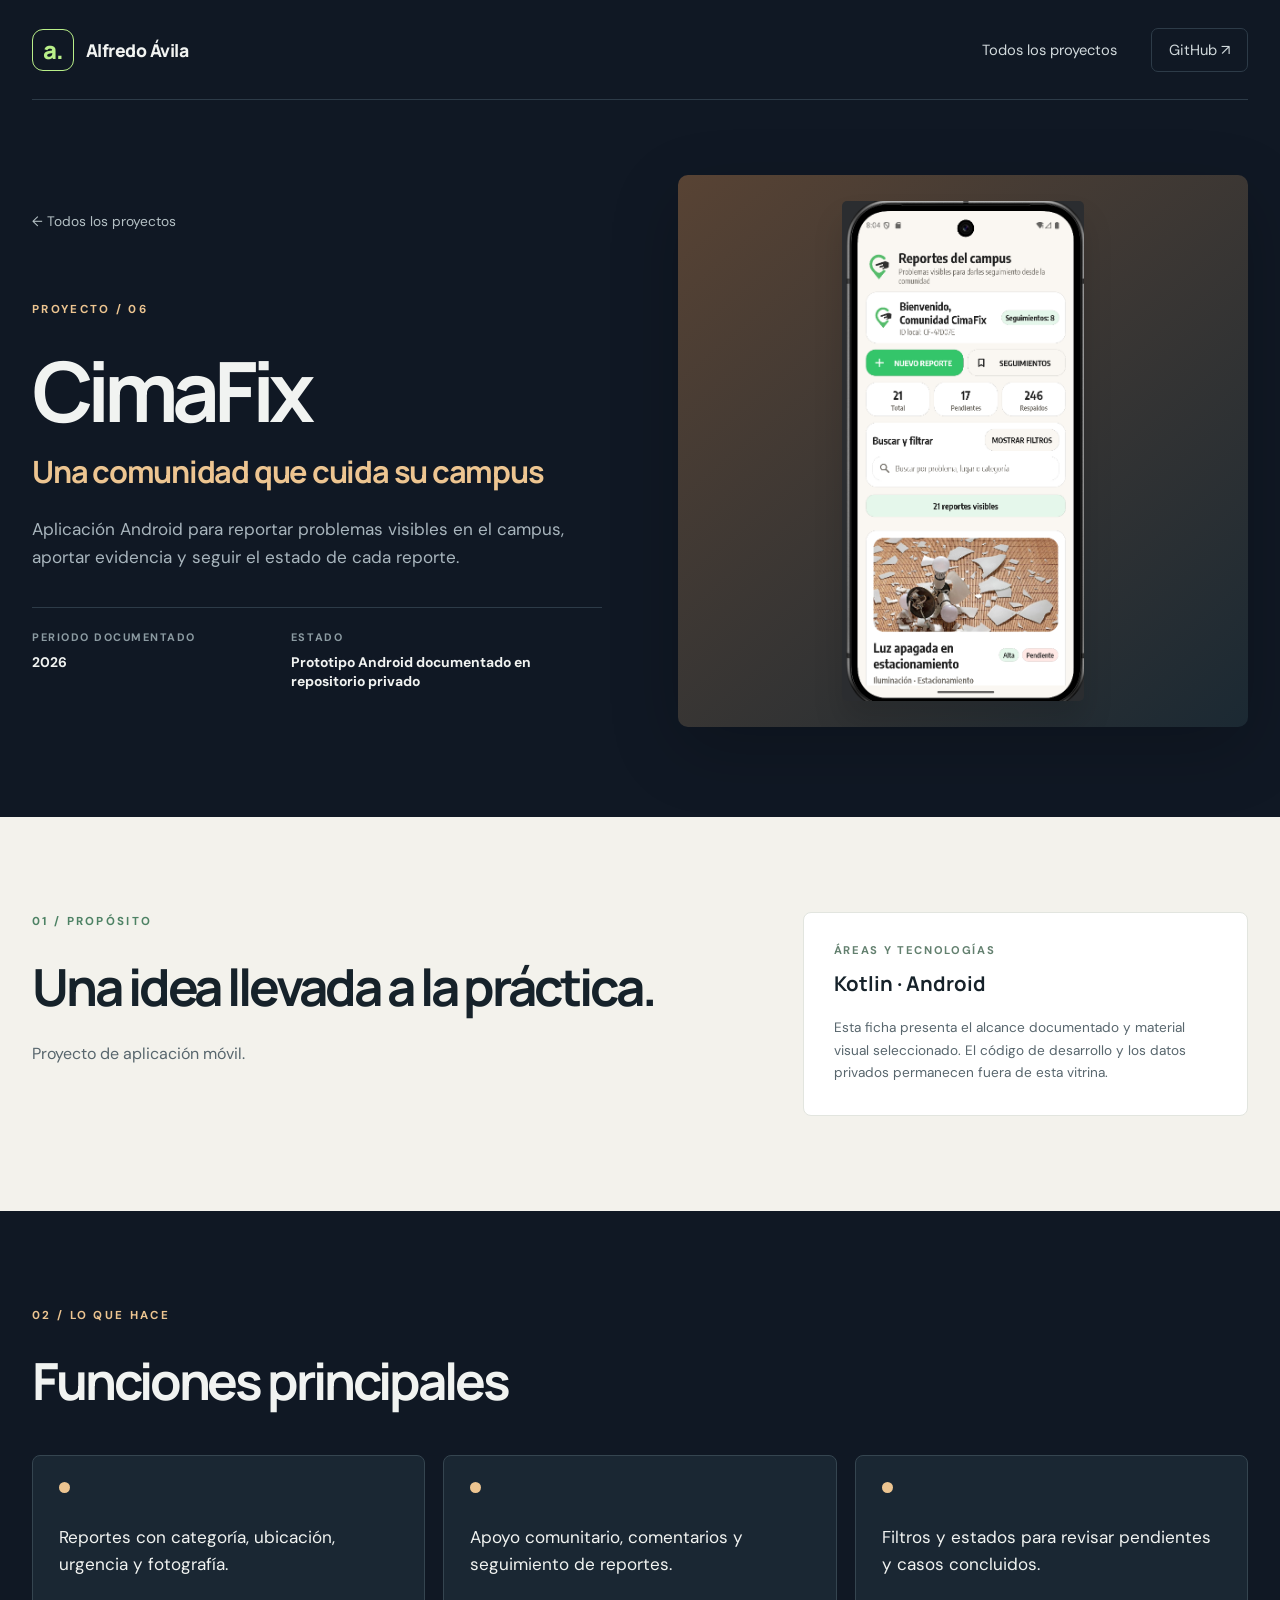
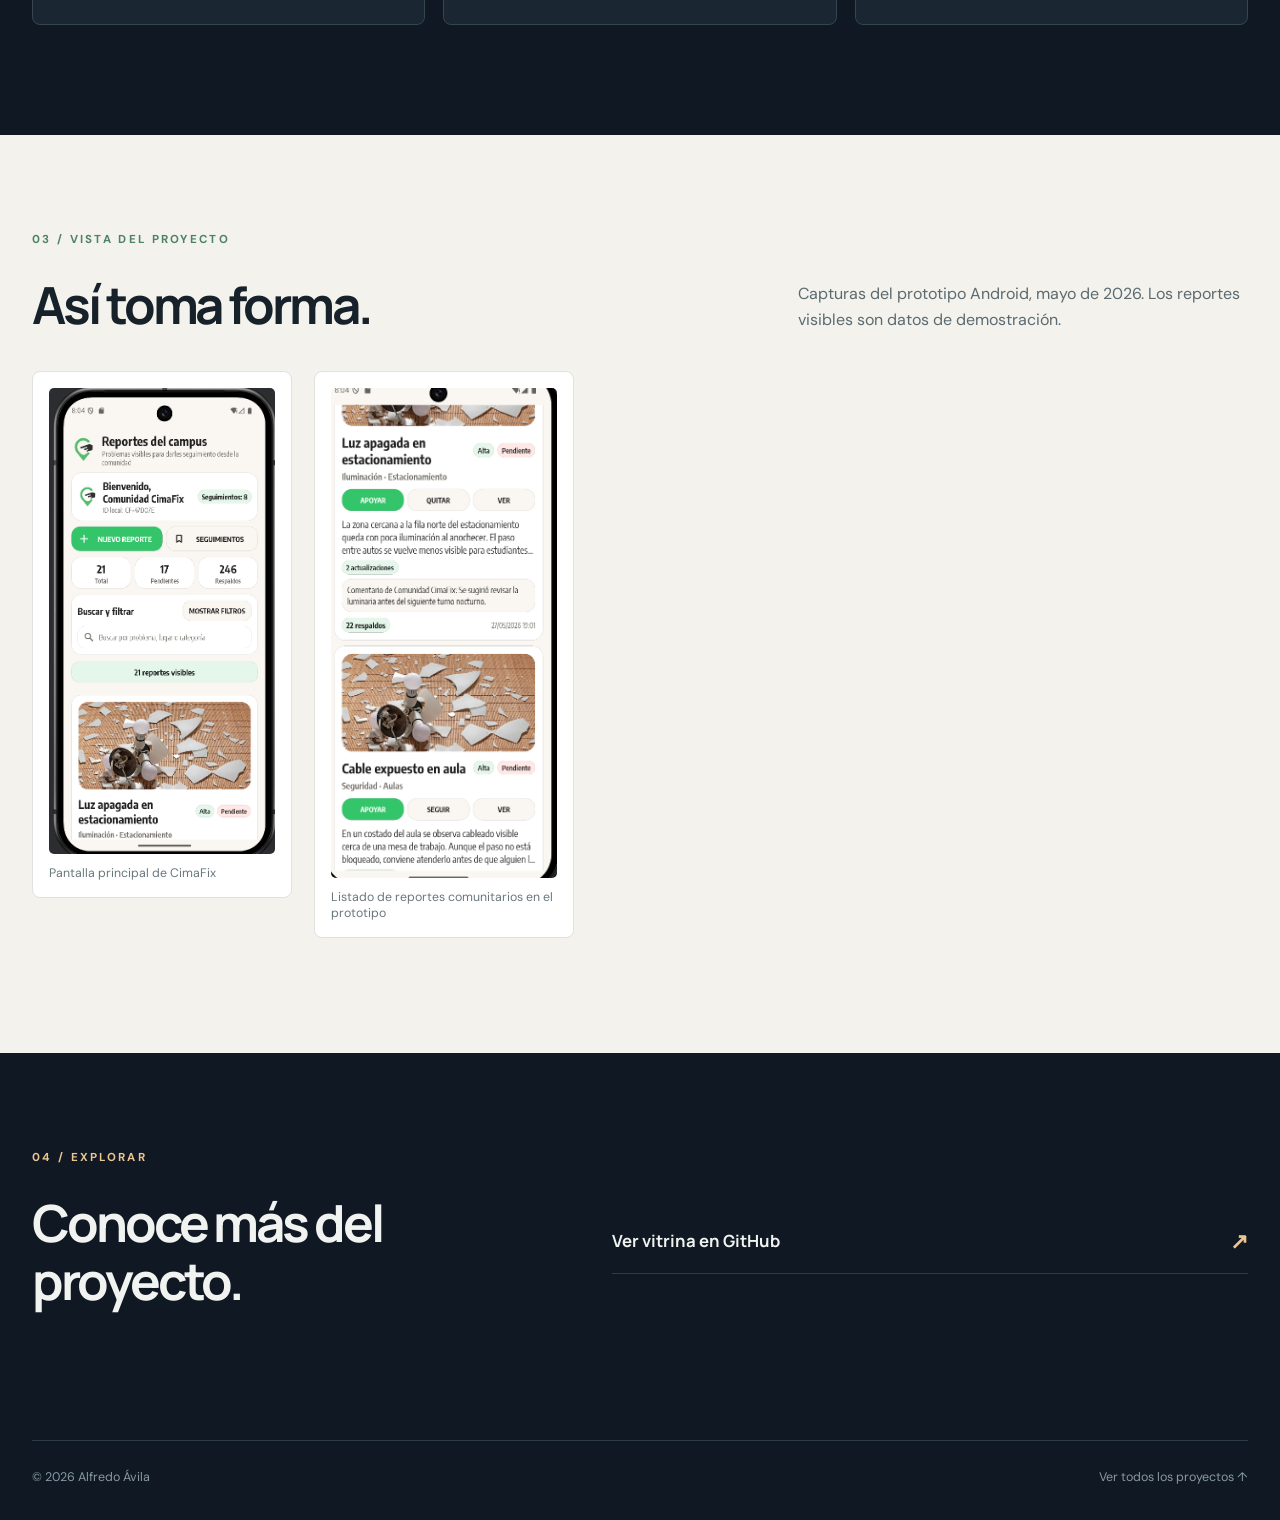
<file: projects/cimafix-presentacion.html>
<!doctype html>
<html lang="es">
  <head>
    <meta charset="utf-8" />
    <meta name="viewport" content="width=device-width, initial-scale=1" />
    <meta name="theme-color" content="#101824" />
    <meta name="description" content="Aplicación Android para reportar problemas visibles en el campus, aportar evidencia y seguir el estado de cada reporte." />
    <meta property="og:title" content="CimaFix — Alfredo Ávila" />
    <meta property="og:description" content="Una comunidad que cuida su campus" />
    <meta property="og:type" content="article" />
    <title>CimaFix — Alfredo Ávila</title>
    <link rel="stylesheet" href="../styles.css" />
    <link rel="stylesheet" href="../project.css" />
  </head>
  <body style="--detail-accent:#edc591;--detail-deep:#584334">
    <a class="skip" href="#contenido">Saltar al contenido</a>
    <header class="site-header">
      <a class="brand" href="../index.html" aria-label="Volver al portafolio"><span class="brand-mark">a.</span><span>Alfredo Ávila</span></a>
      <nav aria-label="Navegación principal"><a href="../index.html#proyectos">Todos los proyectos</a><a class="nav-github" href="https://github.com/alfredoae2578">GitHub ↗</a></nav>
    </header>
    <main id="contenido">
      <section class="detail-hero">
        <div class="detail-hero-copy"><a class="back-link" href="../index.html#proyectos">← Todos los proyectos</a><p class="eyebrow">Proyecto / 06</p><h1>CimaFix</h1><p class="detail-tagline">Una comunidad que cuida su campus</p><p class="detail-summary">Aplicación Android para reportar problemas visibles en el campus, aportar evidencia y seguir el estado de cada reporte.</p><div class="detail-meta"><span><small>Periodo documentado</small>2026</span><span><small>Estado</small>Prototipo Android documentado en repositorio privado</span></div></div>
        <div class="detail-hero-visual"><img class="detail-hero-image" src="../assets/cimafix-presentacion/cimafix-inicio-2026.png" alt="Pantalla principal de CimaFix" /></div>
      </section>
      <section class="detail-story"><div><p class="eyebrow">01 / Propósito</p><h2>Una idea llevada a la práctica.</h2><p>Proyecto de aplicación móvil.</p></div><div class="detail-stack"><span>Áreas y tecnologías</span><strong>Kotlin · Android</strong><p>Esta ficha presenta el alcance documentado y material visual seleccionado. El código de desarrollo y los datos privados permanecen fuera de esta vitrina.</p></div></section>
      <section class="detail-features"><p class="eyebrow">02 / Lo que hace</p><h2>Funciones principales</h2><ul><li><span class="feature-dot" aria-hidden="true"></span>Reportes con categoría, ubicación, urgencia y fotografía.</li>
<li><span class="feature-dot" aria-hidden="true"></span>Apoyo comunitario, comentarios y seguimiento de reportes.</li>
<li><span class="feature-dot" aria-hidden="true"></span>Filtros y estados para revisar pendientes y casos concluidos.</li></ul></section>
      <section class="detail-gallery"><div class="detail-section-heading"><div><p class="eyebrow">03 / Vista del proyecto</p><h2>Así toma forma.</h2></div><p>Capturas del prototipo Android, mayo de 2026. Los reportes visibles son datos de demostración.</p></div><div class="gallery-grid"><figure class="gallery-item gallery-phone"><a href="../assets/cimafix-presentacion/cimafix-inicio-2026.png" target="_blank" rel="noopener noreferrer" aria-label="Ampliar: Pantalla principal de CimaFix"><img loading="lazy" src="../assets/cimafix-presentacion/cimafix-inicio-2026.png" alt="Pantalla principal de CimaFix" /></a><figcaption>Pantalla principal de CimaFix</figcaption></figure>
<figure class="gallery-item gallery-phone"><a href="../assets/cimafix-presentacion/cimafix-reportes-2026.png" target="_blank" rel="noopener noreferrer" aria-label="Ampliar: Listado de reportes comunitarios en el prototipo"><img loading="lazy" src="../assets/cimafix-presentacion/cimafix-reportes-2026.png" alt="Listado de reportes comunitarios en el prototipo" /></a><figcaption>Listado de reportes comunitarios en el prototipo</figcaption></figure></div></section>
      <section class="detail-resources"><div><p class="eyebrow">04 / Explorar</p><h2>Conoce más del proyecto.</h2></div><div class="resource-list"><a class="resource-link" href="https://github.com/alfredoae2578/cimafix-presentacion" target="_blank" rel="noopener noreferrer"><span>Ver vitrina en GitHub</span><span aria-hidden="true">↗</span></a></div></section>
    </main>
    <footer><span>© 2026 Alfredo Ávila</span><a href="../index.html#proyectos">Ver todos los proyectos ↑</a></footer>
  </body>
</html>
</file>
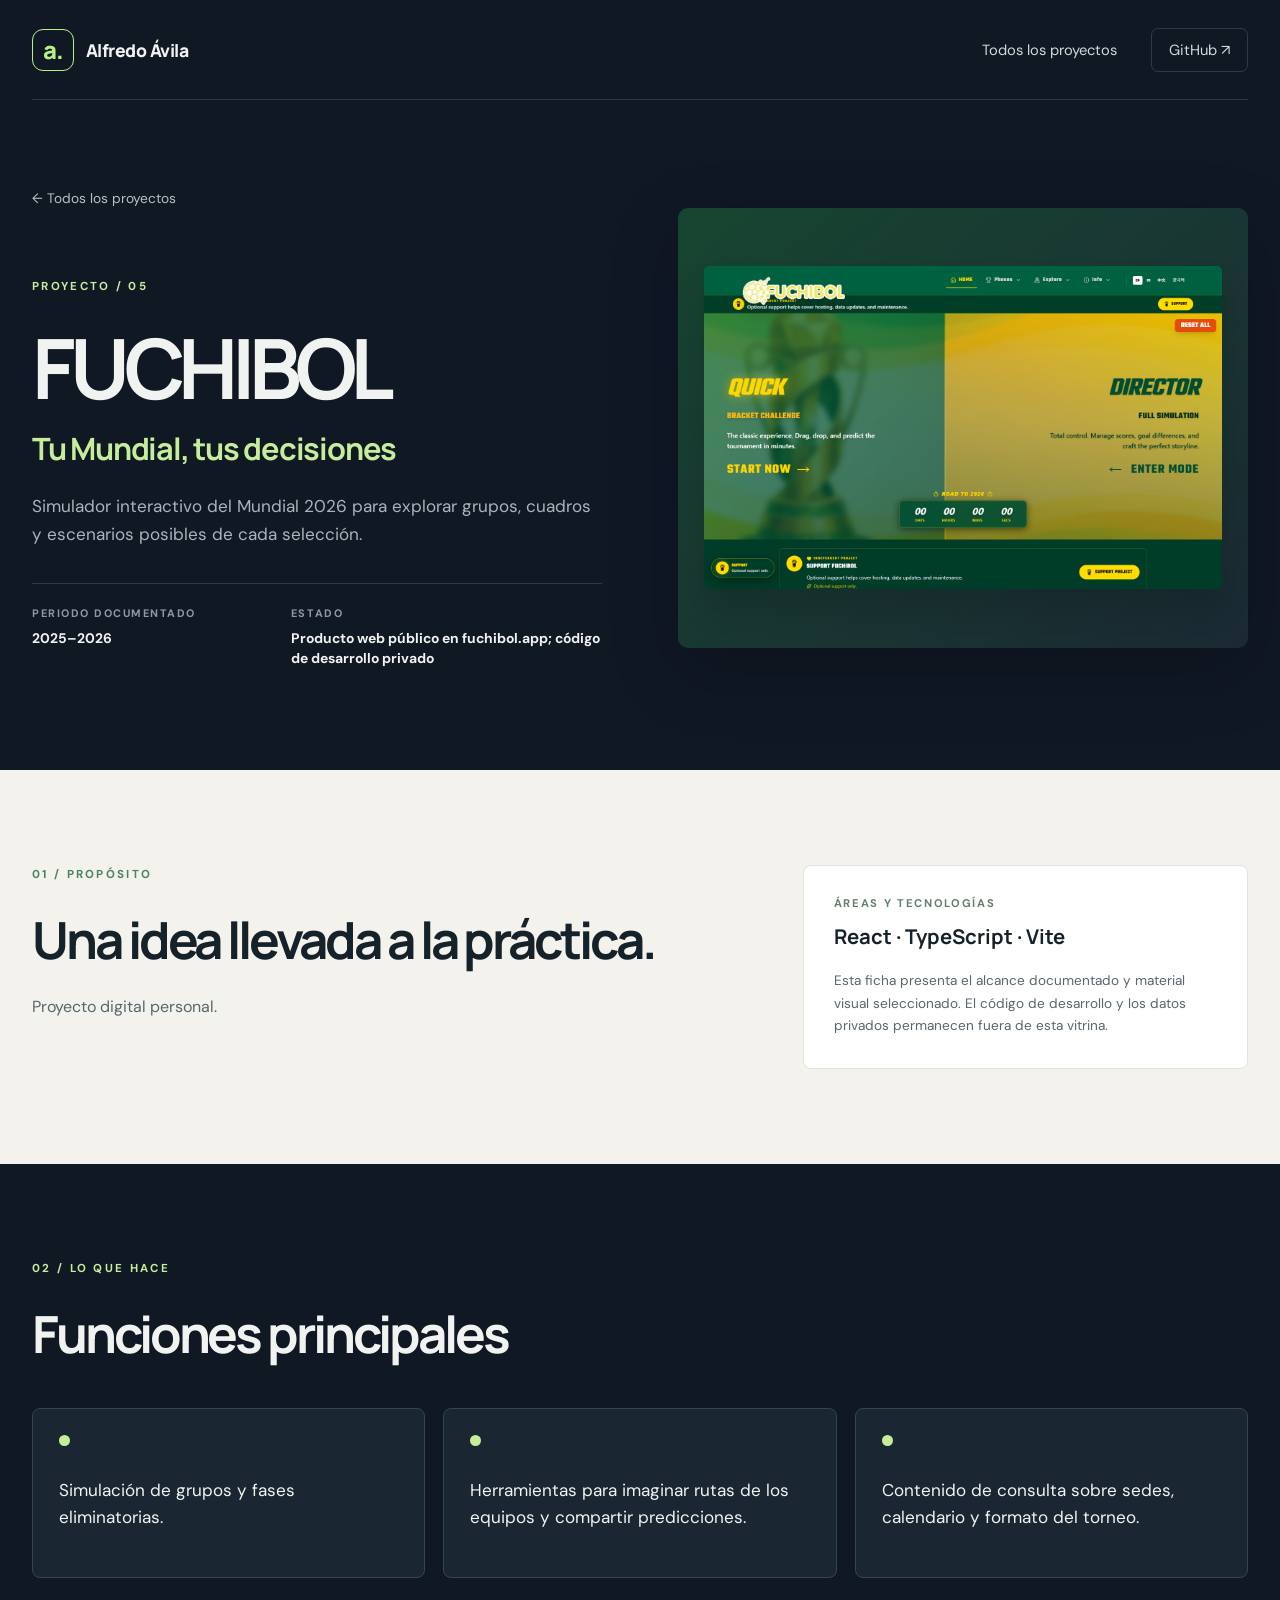
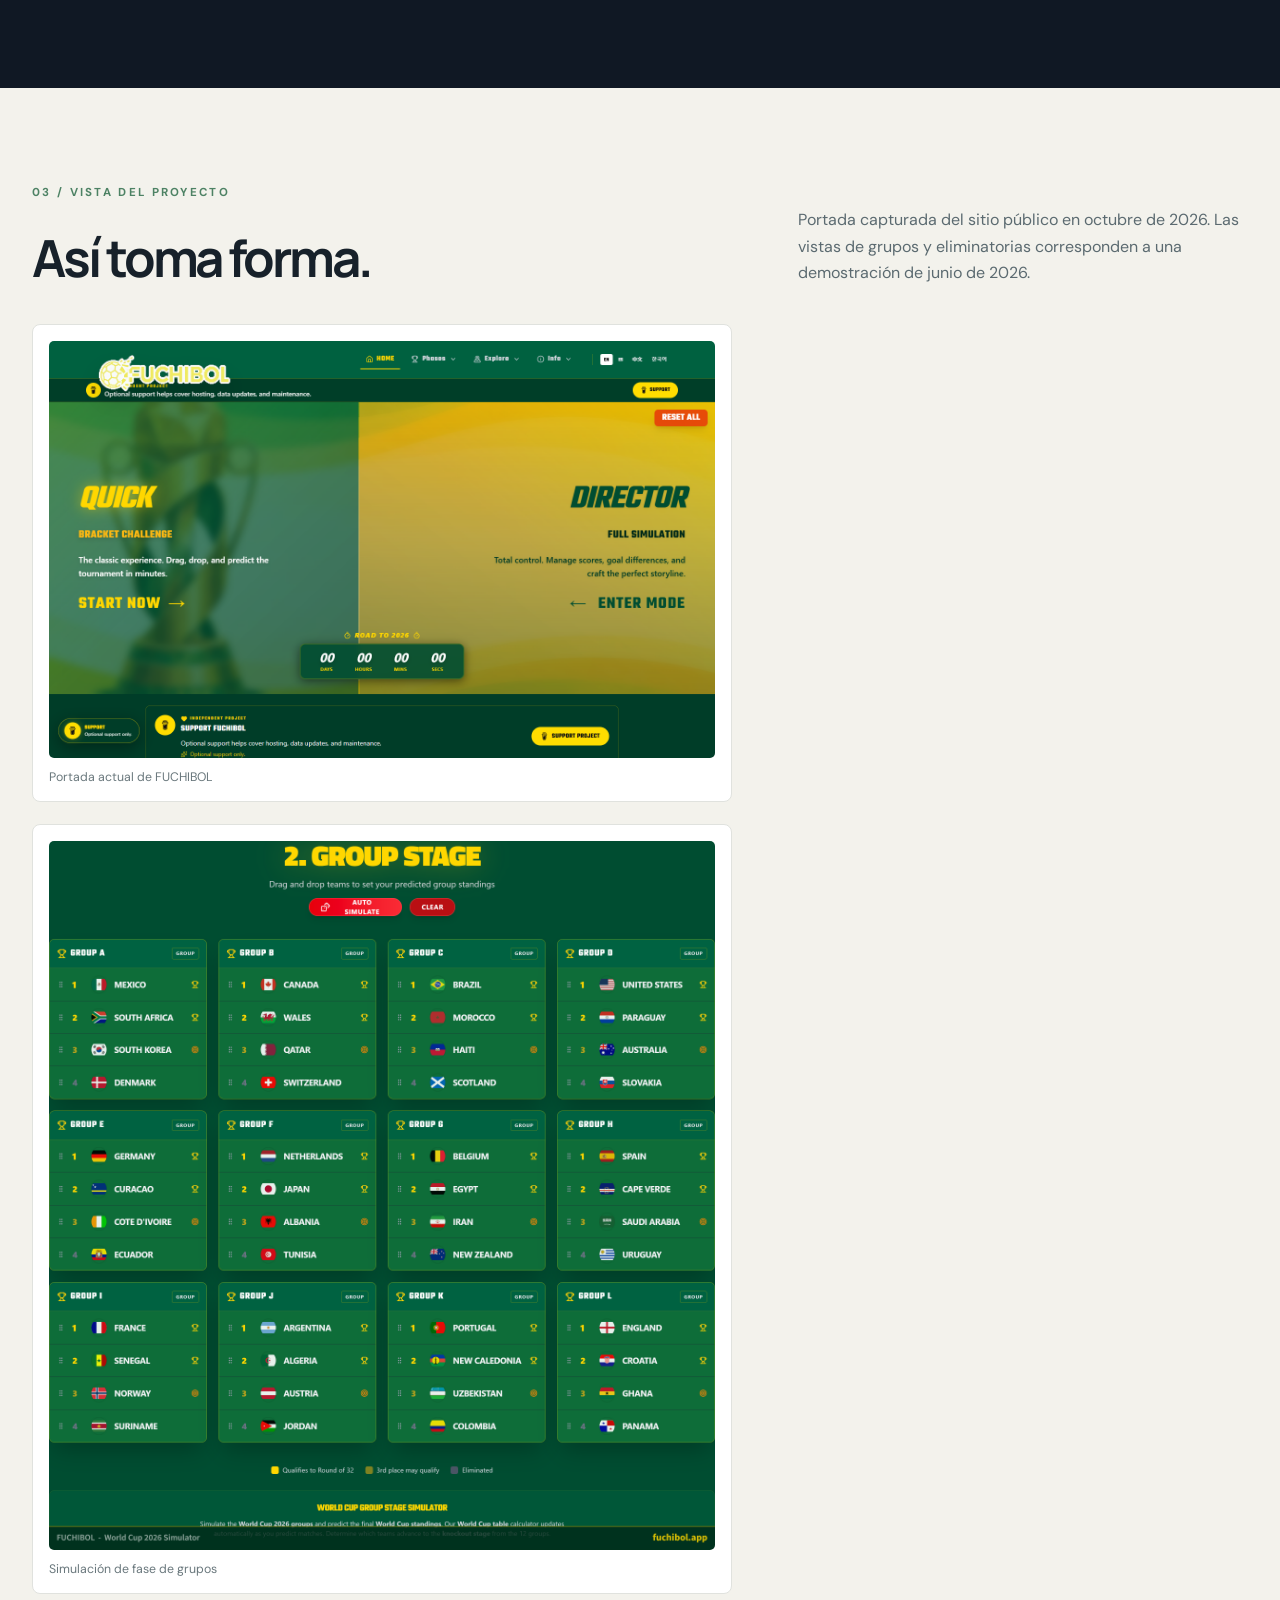
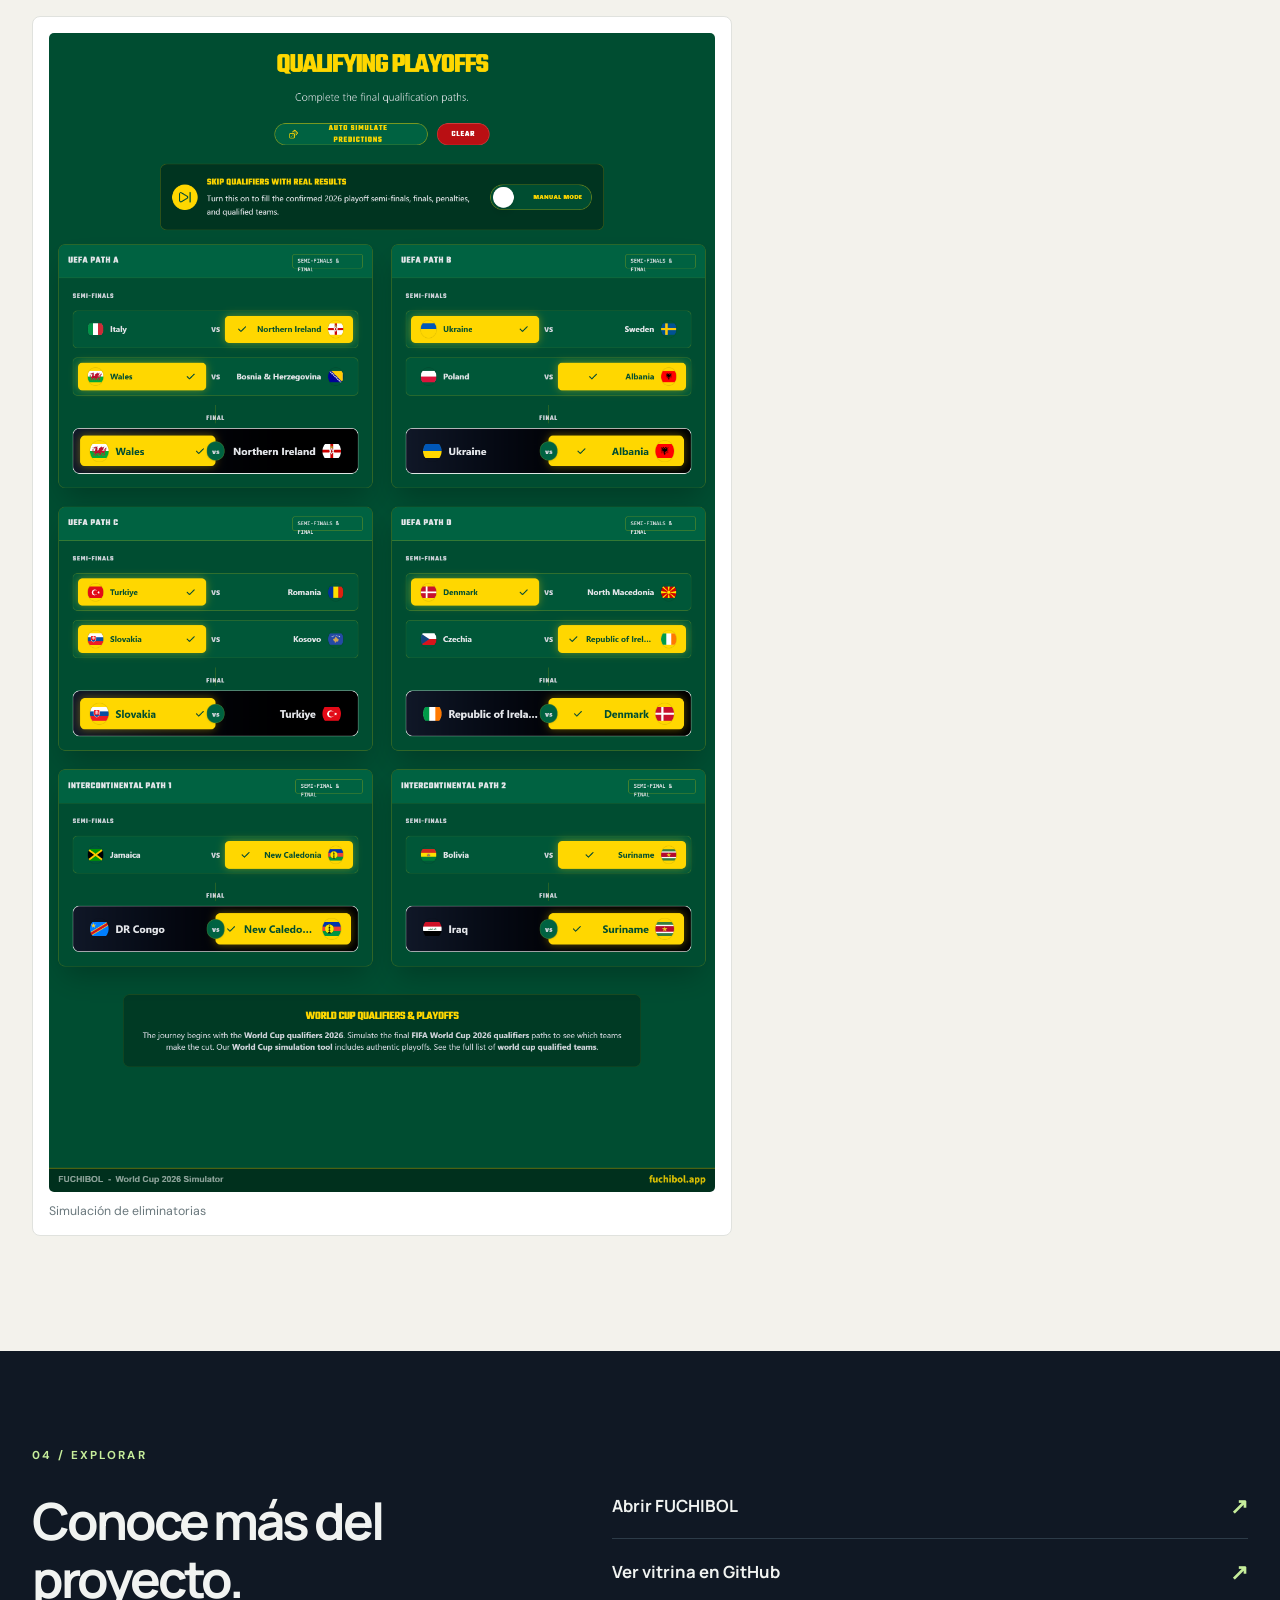
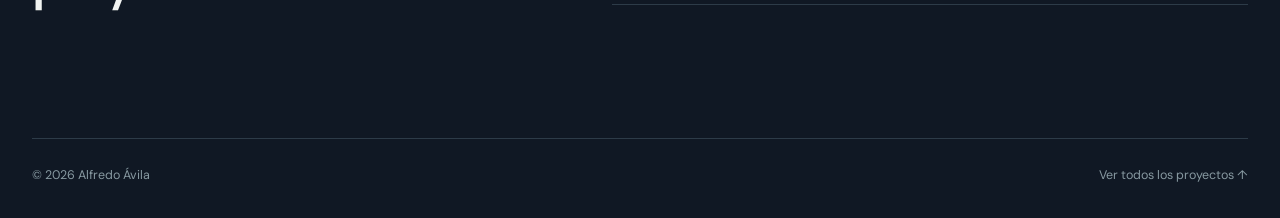
<file: projects/fuchibol-presentacion.html>
<!doctype html>
<html lang="es">
  <head>
    <meta charset="utf-8" />
    <meta name="viewport" content="width=device-width, initial-scale=1" />
    <meta name="theme-color" content="#101824" />
    <meta name="description" content="Simulador interactivo del Mundial 2026 para explorar grupos, cuadros y escenarios posibles de cada selección." />
    <meta property="og:title" content="FUCHIBOL — Alfredo Ávila" />
    <meta property="og:description" content="Tu Mundial, tus decisiones" />
    <meta property="og:type" content="article" />
    <title>FUCHIBOL — Alfredo Ávila</title>
    <link rel="stylesheet" href="../styles.css" />
    <link rel="stylesheet" href="../project.css" />
  </head>
  <body style="--detail-accent:#c6ed9b;--detail-deep:#174531">
    <a class="skip" href="#contenido">Saltar al contenido</a>
    <header class="site-header">
      <a class="brand" href="../index.html" aria-label="Volver al portafolio"><span class="brand-mark">a.</span><span>Alfredo Ávila</span></a>
      <nav aria-label="Navegación principal"><a href="../index.html#proyectos">Todos los proyectos</a><a class="nav-github" href="https://github.com/alfredoae2578">GitHub ↗</a></nav>
    </header>
    <main id="contenido">
      <section class="detail-hero">
        <div class="detail-hero-copy"><a class="back-link" href="../index.html#proyectos">← Todos los proyectos</a><p class="eyebrow">Proyecto / 05</p><h1>FUCHIBOL</h1><p class="detail-tagline">Tu Mundial, tus decisiones</p><p class="detail-summary">Simulador interactivo del Mundial 2026 para explorar grupos, cuadros y escenarios posibles de cada selección.</p><div class="detail-meta"><span><small>Periodo documentado</small>2025–2026</span><span><small>Estado</small>Producto web público en fuchibol.app; código de desarrollo privado</span></div></div>
        <div class="detail-hero-visual"><img class="detail-hero-image" src="../assets/fuchibol-presentacion/fuchibol-sitio-2026.png" alt="Portada actual de FUCHIBOL" /></div>
      </section>
      <section class="detail-story"><div><p class="eyebrow">01 / Propósito</p><h2>Una idea llevada a la práctica.</h2><p>Proyecto digital personal.</p></div><div class="detail-stack"><span>Áreas y tecnologías</span><strong>React · TypeScript · Vite</strong><p>Esta ficha presenta el alcance documentado y material visual seleccionado. El código de desarrollo y los datos privados permanecen fuera de esta vitrina.</p></div></section>
      <section class="detail-features"><p class="eyebrow">02 / Lo que hace</p><h2>Funciones principales</h2><ul><li><span class="feature-dot" aria-hidden="true"></span>Simulación de grupos y fases eliminatorias.</li>
<li><span class="feature-dot" aria-hidden="true"></span>Herramientas para imaginar rutas de los equipos y compartir predicciones.</li>
<li><span class="feature-dot" aria-hidden="true"></span>Contenido de consulta sobre sedes, calendario y formato del torneo.</li></ul></section>
      <section class="detail-gallery"><div class="detail-section-heading"><div><p class="eyebrow">03 / Vista del proyecto</p><h2>Así toma forma.</h2></div><p>Portada capturada del sitio público en octubre de 2026. Las vistas de grupos y eliminatorias corresponden a una demostración de junio de 2026.</p></div><div class="gallery-grid"><figure class="gallery-item gallery-wide"><a href="../assets/fuchibol-presentacion/fuchibol-sitio-2026.png" target="_blank" rel="noopener noreferrer" aria-label="Ampliar: Portada actual de FUCHIBOL"><img loading="lazy" src="../assets/fuchibol-presentacion/fuchibol-sitio-2026.png" alt="Portada actual de FUCHIBOL" /></a><figcaption>Portada actual de FUCHIBOL</figcaption></figure>
<figure class="gallery-item gallery-wide"><a href="../assets/fuchibol-presentacion/fuchibol-grupos-2026.png" target="_blank" rel="noopener noreferrer" aria-label="Ampliar: Simulación de fase de grupos"><img loading="lazy" src="../assets/fuchibol-presentacion/fuchibol-grupos-2026.png" alt="Simulación de fase de grupos" /></a><figcaption>Simulación de fase de grupos</figcaption></figure>
<figure class="gallery-item gallery-wide"><a href="../assets/fuchibol-presentacion/fuchibol-eliminatorias-2026.png" target="_blank" rel="noopener noreferrer" aria-label="Ampliar: Simulación de eliminatorias"><img loading="lazy" src="../assets/fuchibol-presentacion/fuchibol-eliminatorias-2026.png" alt="Simulación de eliminatorias" /></a><figcaption>Simulación de eliminatorias</figcaption></figure></div></section>
      <section class="detail-resources"><div><p class="eyebrow">04 / Explorar</p><h2>Conoce más del proyecto.</h2></div><div class="resource-list"><a class="resource-link" href="https://fuchibol.app" target="_blank" rel="noopener noreferrer"><span>Abrir FUCHIBOL</span><span aria-hidden="true">↗</span></a><a class="resource-link" href="https://github.com/alfredoae2578/fuchibol-presentacion" target="_blank" rel="noopener noreferrer"><span>Ver vitrina en GitHub</span><span aria-hidden="true">↗</span></a></div></section>
    </main>
    <footer><span>© 2026 Alfredo Ávila</span><a href="../index.html#proyectos">Ver todos los proyectos ↑</a></footer>
  </body>
</html>
</file>
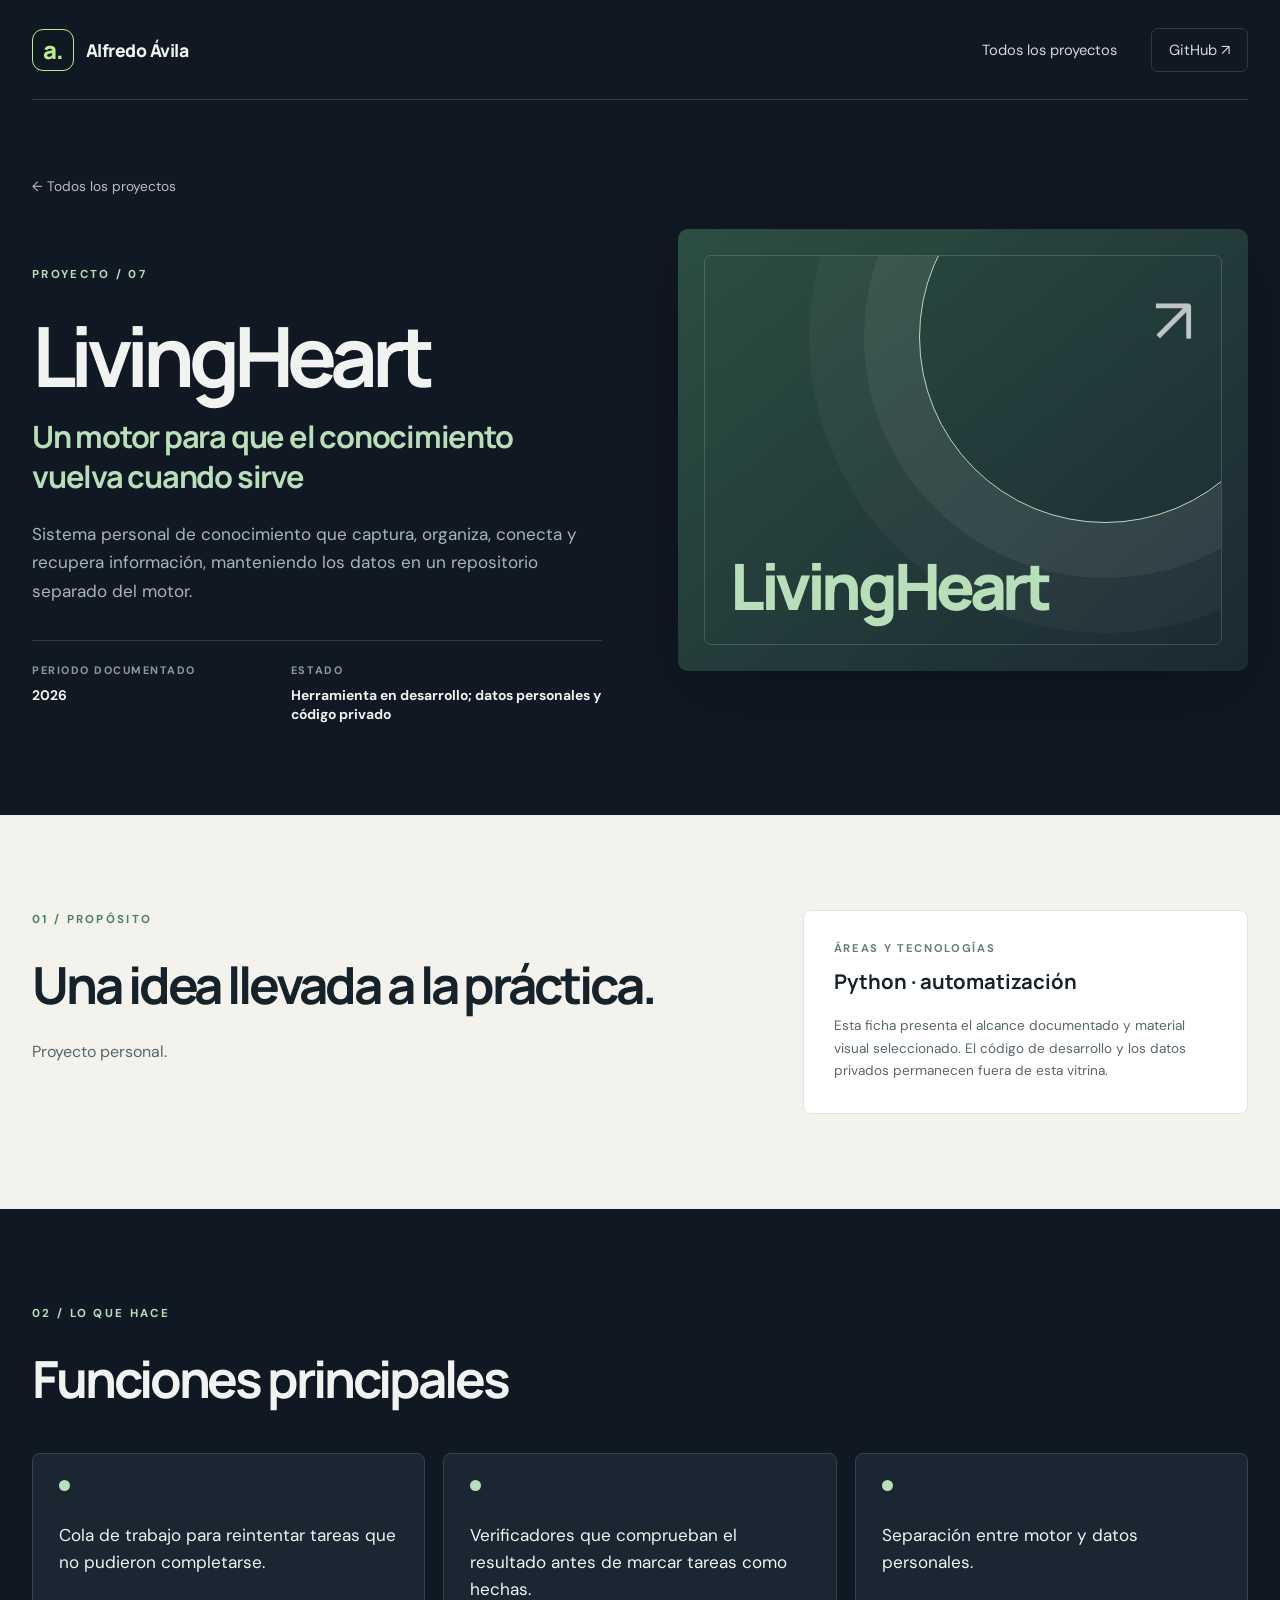
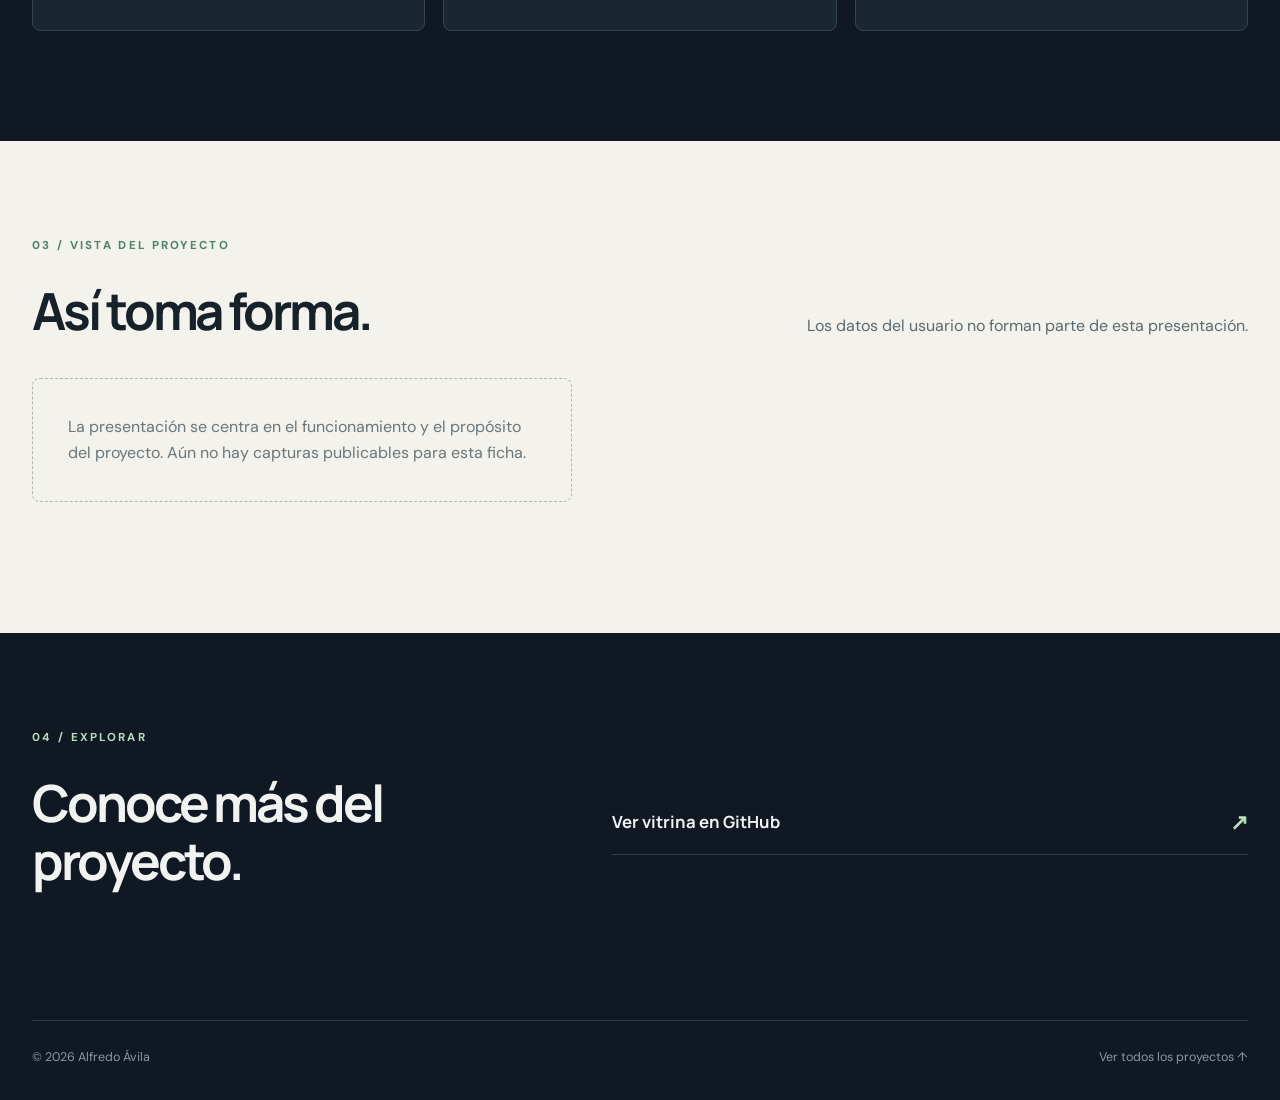
<file: projects/livingheart-presentacion.html>
<!doctype html>
<html lang="es">
  <head>
    <meta charset="utf-8" />
    <meta name="viewport" content="width=device-width, initial-scale=1" />
    <meta name="theme-color" content="#101824" />
    <meta name="description" content="Sistema personal de conocimiento que captura, organiza, conecta y recupera información, manteniendo los datos en un repositorio separado del motor." />
    <meta property="og:title" content="LivingHeart — Alfredo Ávila" />
    <meta property="og:description" content="Un motor para que el conocimiento vuelva cuando sirve" />
    <meta property="og:type" content="article" />
    <title>LivingHeart — Alfredo Ávila</title>
    <link rel="stylesheet" href="../styles.css" />
    <link rel="stylesheet" href="../project.css" />
  </head>
  <body style="--detail-accent:#b9dfba;--detail-deep:#2c4e41">
    <a class="skip" href="#contenido">Saltar al contenido</a>
    <header class="site-header">
      <a class="brand" href="../index.html" aria-label="Volver al portafolio"><span class="brand-mark">a.</span><span>Alfredo Ávila</span></a>
      <nav aria-label="Navegación principal"><a href="../index.html#proyectos">Todos los proyectos</a><a class="nav-github" href="https://github.com/alfredoae2578">GitHub ↗</a></nav>
    </header>
    <main id="contenido">
      <section class="detail-hero">
        <div class="detail-hero-copy"><a class="back-link" href="../index.html#proyectos">← Todos los proyectos</a><p class="eyebrow">Proyecto / 07</p><h1>LivingHeart</h1><p class="detail-tagline">Un motor para que el conocimiento vuelva cuando sirve</p><p class="detail-summary">Sistema personal de conocimiento que captura, organiza, conecta y recupera información, manteniendo los datos en un repositorio separado del motor.</p><div class="detail-meta"><span><small>Periodo documentado</small>2026</span><span><small>Estado</small>Herramienta en desarrollo; datos personales y código privado</span></div></div>
        <div class="detail-hero-visual"><div class="detail-type-art" aria-hidden="true"><span>LivingHeart</span><b>↗</b></div></div>
      </section>
      <section class="detail-story"><div><p class="eyebrow">01 / Propósito</p><h2>Una idea llevada a la práctica.</h2><p>Proyecto personal.</p></div><div class="detail-stack"><span>Áreas y tecnologías</span><strong>Python · automatización</strong><p>Esta ficha presenta el alcance documentado y material visual seleccionado. El código de desarrollo y los datos privados permanecen fuera de esta vitrina.</p></div></section>
      <section class="detail-features"><p class="eyebrow">02 / Lo que hace</p><h2>Funciones principales</h2><ul><li><span class="feature-dot" aria-hidden="true"></span>Cola de trabajo para reintentar tareas que no pudieron completarse.</li>
<li><span class="feature-dot" aria-hidden="true"></span>Verificadores que comprueban el resultado antes de marcar tareas como hechas.</li>
<li><span class="feature-dot" aria-hidden="true"></span>Separación entre motor y datos personales.</li></ul></section>
      <section class="detail-gallery"><div class="detail-section-heading"><div><p class="eyebrow">03 / Vista del proyecto</p><h2>Así toma forma.</h2></div><p>Los datos del usuario no forman parte de esta presentación.</p></div><div class="gallery-grid"><p class="gallery-empty">La presentación se centra en el funcionamiento y el propósito del proyecto. Aún no hay capturas publicables para esta ficha.</p></div></section>
      <section class="detail-resources"><div><p class="eyebrow">04 / Explorar</p><h2>Conoce más del proyecto.</h2></div><div class="resource-list"><a class="resource-link" href="https://github.com/alfredoae2578/livingheart-presentacion" target="_blank" rel="noopener noreferrer"><span>Ver vitrina en GitHub</span><span aria-hidden="true">↗</span></a></div></section>
    </main>
    <footer><span>© 2026 Alfredo Ávila</span><a href="../index.html#proyectos">Ver todos los proyectos ↑</a></footer>
  </body>
</html>
</file>
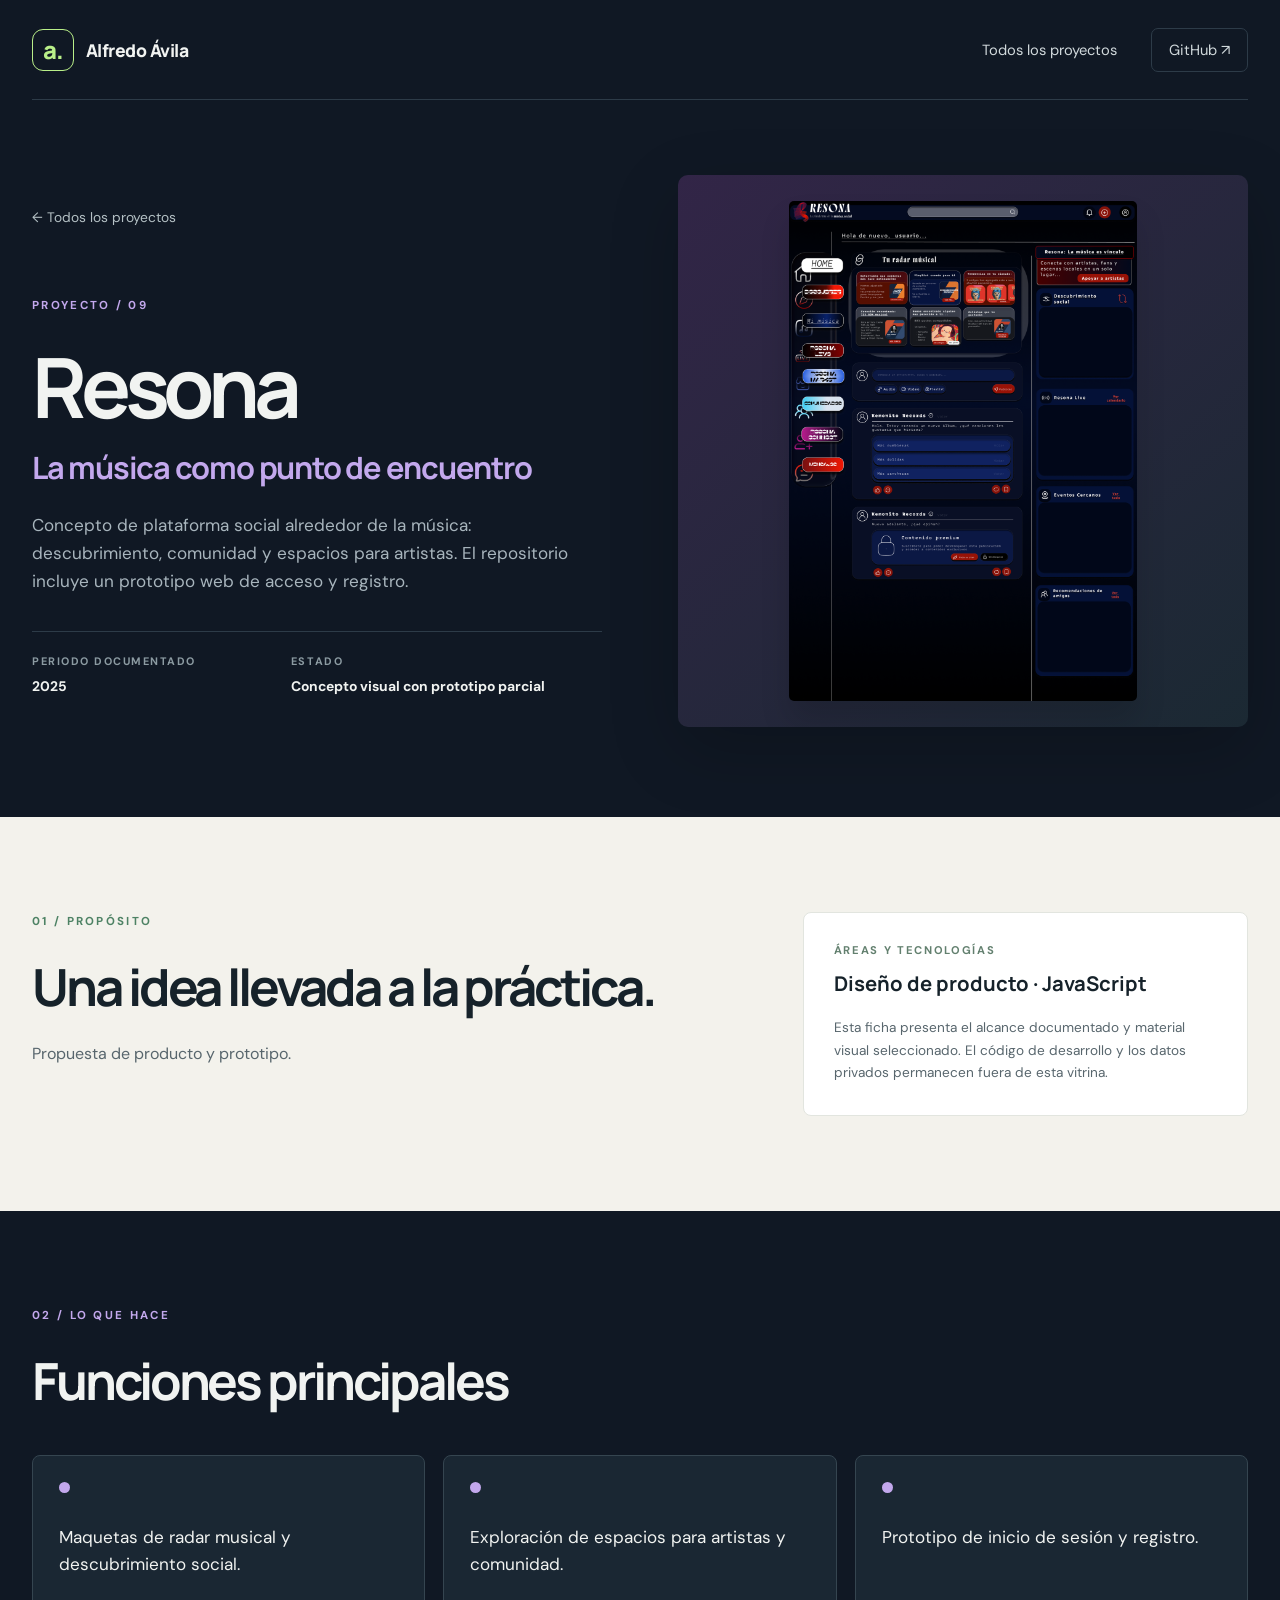
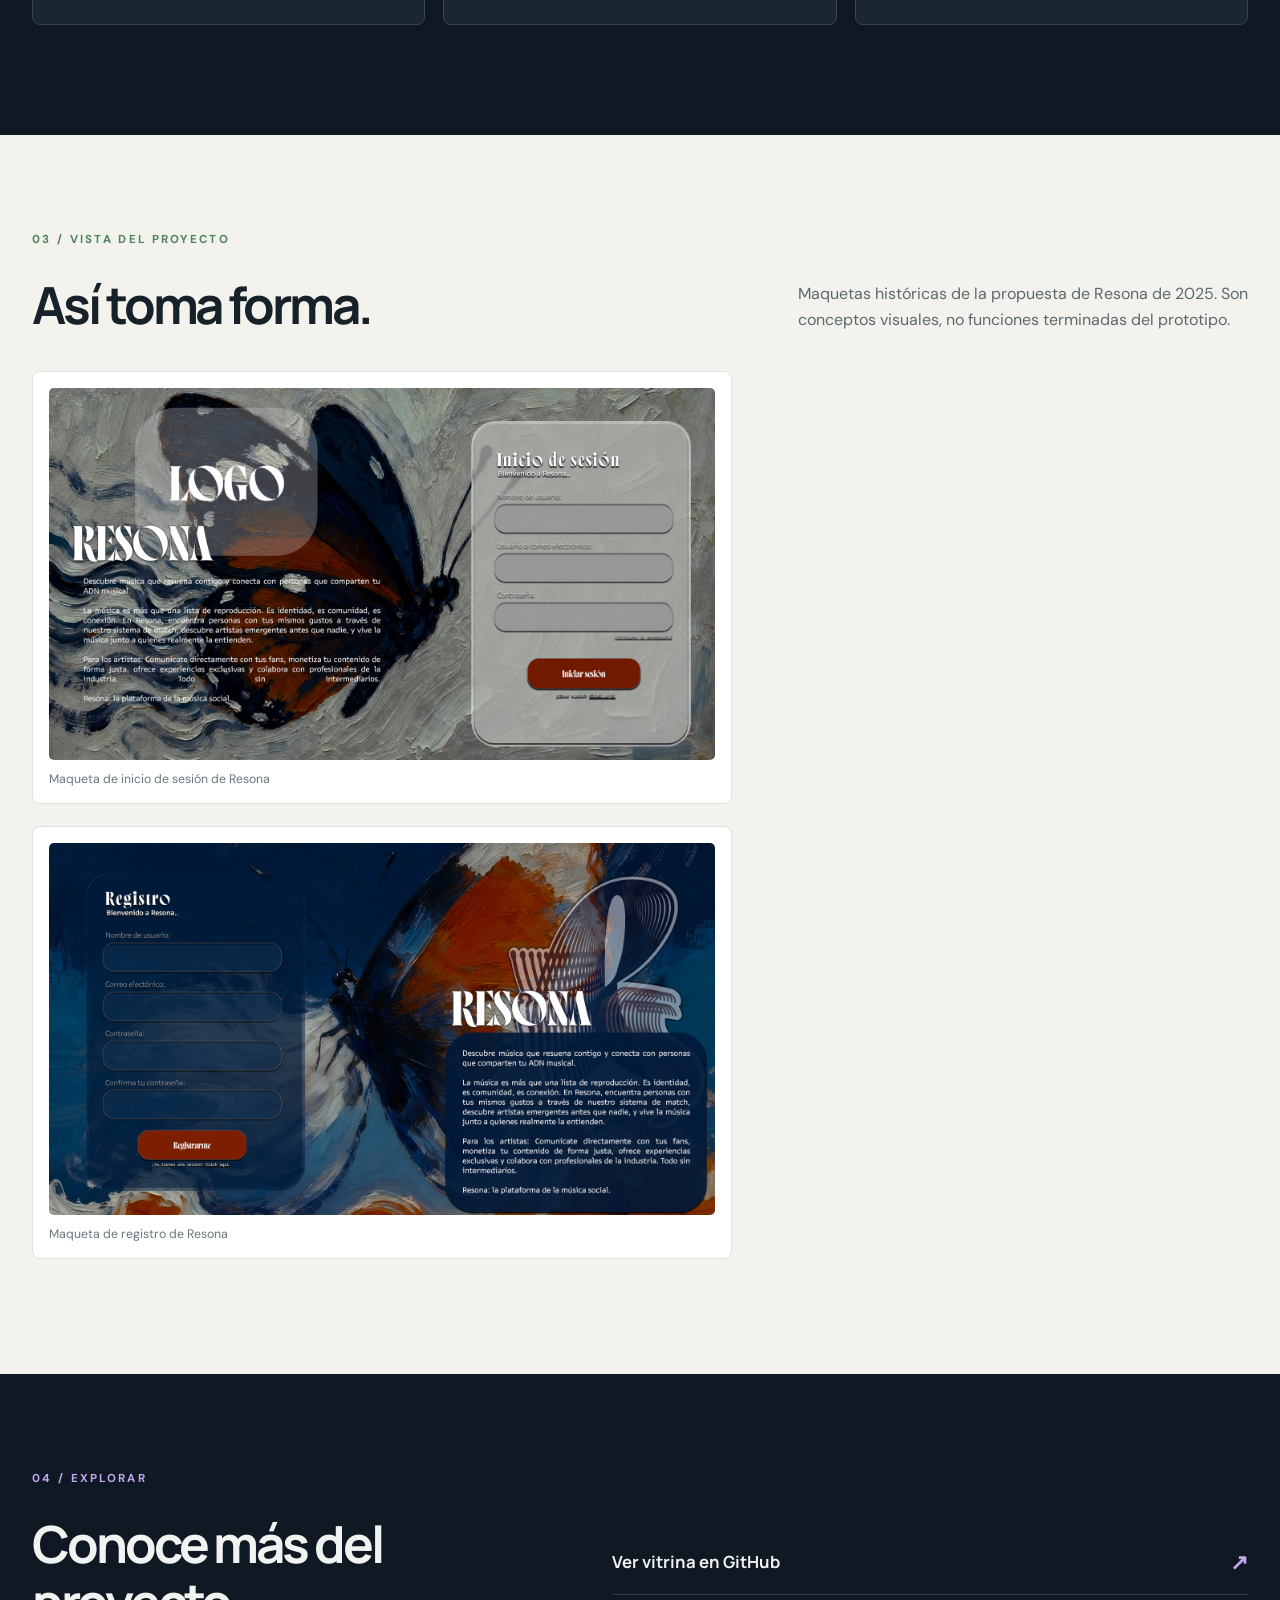
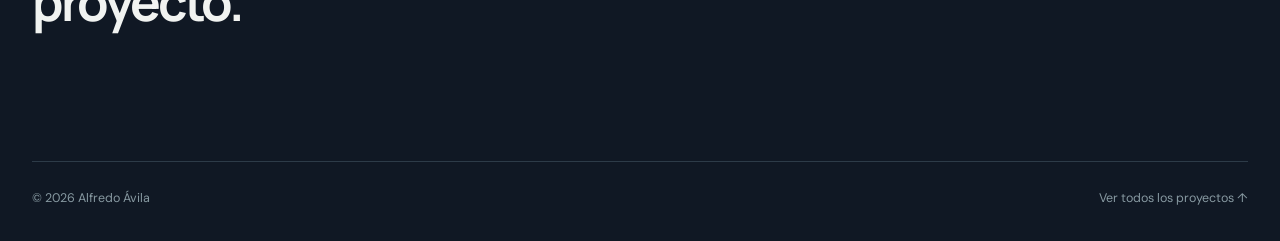
<file: projects/resona-presentacion.html>
<!doctype html>
<html lang="es">
  <head>
    <meta charset="utf-8" />
    <meta name="viewport" content="width=device-width, initial-scale=1" />
    <meta name="theme-color" content="#101824" />
    <meta name="description" content="Concepto de plataforma social alrededor de la música: descubrimiento, comunidad y espacios para artistas. El repositorio incluye un prototipo web de acceso y registro." />
    <meta property="og:title" content="Resona — Alfredo Ávila" />
    <meta property="og:description" content="La música como punto de encuentro" />
    <meta property="og:type" content="article" />
    <title>Resona — Alfredo Ávila</title>
    <link rel="stylesheet" href="../styles.css" />
    <link rel="stylesheet" href="../project.css" />
  </head>
  <body style="--detail-accent:#c3a8ed;--detail-deep:#322547">
    <a class="skip" href="#contenido">Saltar al contenido</a>
    <header class="site-header">
      <a class="brand" href="../index.html" aria-label="Volver al portafolio"><span class="brand-mark">a.</span><span>Alfredo Ávila</span></a>
      <nav aria-label="Navegación principal"><a href="../index.html#proyectos">Todos los proyectos</a><a class="nav-github" href="https://github.com/alfredoae2578">GitHub ↗</a></nav>
    </header>
    <main id="contenido">
      <section class="detail-hero">
        <div class="detail-hero-copy"><a class="back-link" href="../index.html#proyectos">← Todos los proyectos</a><p class="eyebrow">Proyecto / 09</p><h1>Resona</h1><p class="detail-tagline">La música como punto de encuentro</p><p class="detail-summary">Concepto de plataforma social alrededor de la música: descubrimiento, comunidad y espacios para artistas. El repositorio incluye un prototipo web de acceso y registro.</p><div class="detail-meta"><span><small>Periodo documentado</small>2025</span><span><small>Estado</small>Concepto visual con prototipo parcial</span></div></div>
        <div class="detail-hero-visual"><img class="detail-hero-image" src="../assets/resona-presentacion/resona-concepto.png" alt="Maqueta del concepto de Resona" /></div>
      </section>
      <section class="detail-story"><div><p class="eyebrow">01 / Propósito</p><h2>Una idea llevada a la práctica.</h2><p>Propuesta de producto y prototipo.</p></div><div class="detail-stack"><span>Áreas y tecnologías</span><strong>Diseño de producto · JavaScript</strong><p>Esta ficha presenta el alcance documentado y material visual seleccionado. El código de desarrollo y los datos privados permanecen fuera de esta vitrina.</p></div></section>
      <section class="detail-features"><p class="eyebrow">02 / Lo que hace</p><h2>Funciones principales</h2><ul><li><span class="feature-dot" aria-hidden="true"></span>Maquetas de radar musical y descubrimiento social.</li>
<li><span class="feature-dot" aria-hidden="true"></span>Exploración de espacios para artistas y comunidad.</li>
<li><span class="feature-dot" aria-hidden="true"></span>Prototipo de inicio de sesión y registro.</li></ul></section>
      <section class="detail-gallery"><div class="detail-section-heading"><div><p class="eyebrow">03 / Vista del proyecto</p><h2>Así toma forma.</h2></div><p>Maquetas históricas de la propuesta de Resona de 2025. Son conceptos visuales, no funciones terminadas del prototipo.</p></div><div class="gallery-grid"><figure class="gallery-item gallery-wide"><a href="../assets/resona-presentacion/resona-inicio-sesion.png" target="_blank" rel="noopener noreferrer" aria-label="Ampliar: Maqueta de inicio de sesión de Resona"><img loading="lazy" src="../assets/resona-presentacion/resona-inicio-sesion.png" alt="Maqueta de inicio de sesión de Resona" /></a><figcaption>Maqueta de inicio de sesión de Resona</figcaption></figure>
<figure class="gallery-item gallery-wide"><a href="../assets/resona-presentacion/resona-registro.png" target="_blank" rel="noopener noreferrer" aria-label="Ampliar: Maqueta de registro de Resona"><img loading="lazy" src="../assets/resona-presentacion/resona-registro.png" alt="Maqueta de registro de Resona" /></a><figcaption>Maqueta de registro de Resona</figcaption></figure></div></section>
      <section class="detail-resources"><div><p class="eyebrow">04 / Explorar</p><h2>Conoce más del proyecto.</h2></div><div class="resource-list"><a class="resource-link" href="https://github.com/alfredoae2578/resona-presentacion" target="_blank" rel="noopener noreferrer"><span>Ver vitrina en GitHub</span><span aria-hidden="true">↗</span></a></div></section>
    </main>
    <footer><span>© 2026 Alfredo Ávila</span><a href="../index.html#proyectos">Ver todos los proyectos ↑</a></footer>
  </body>
</html>
</file>
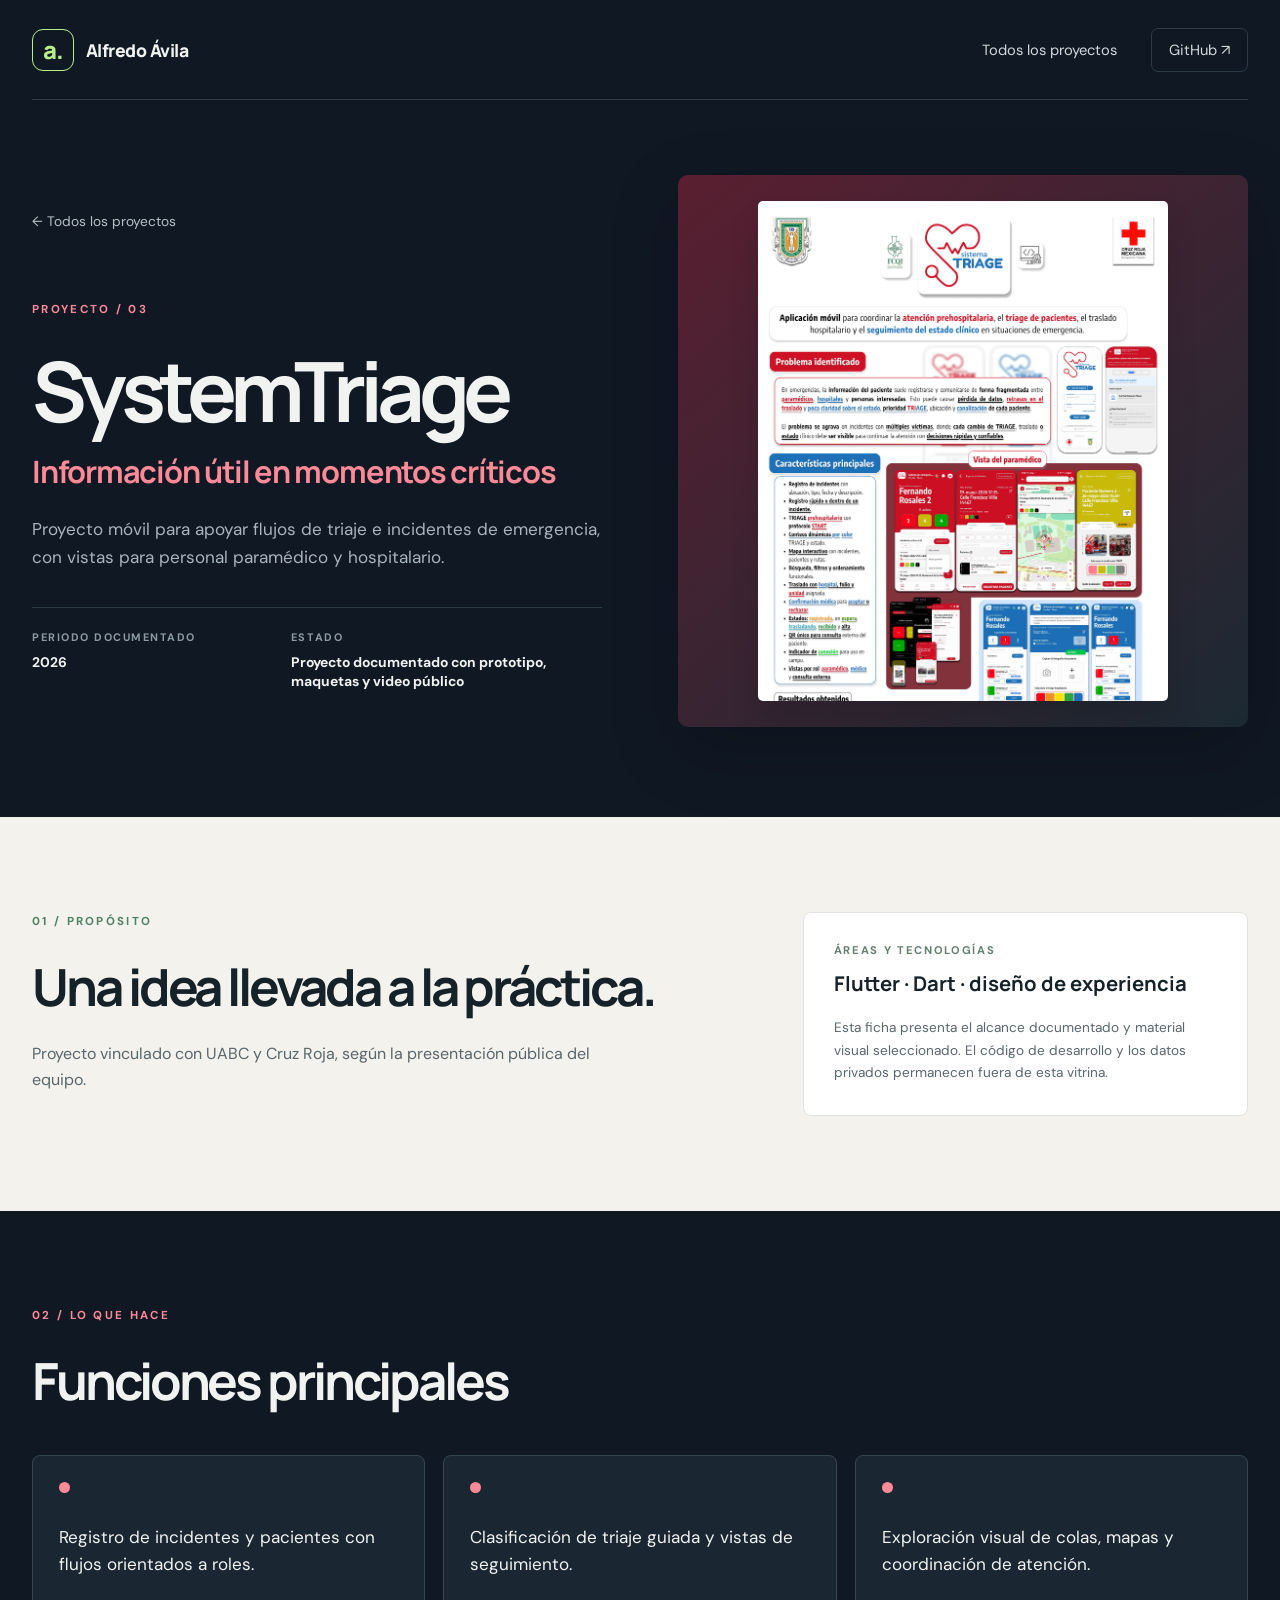
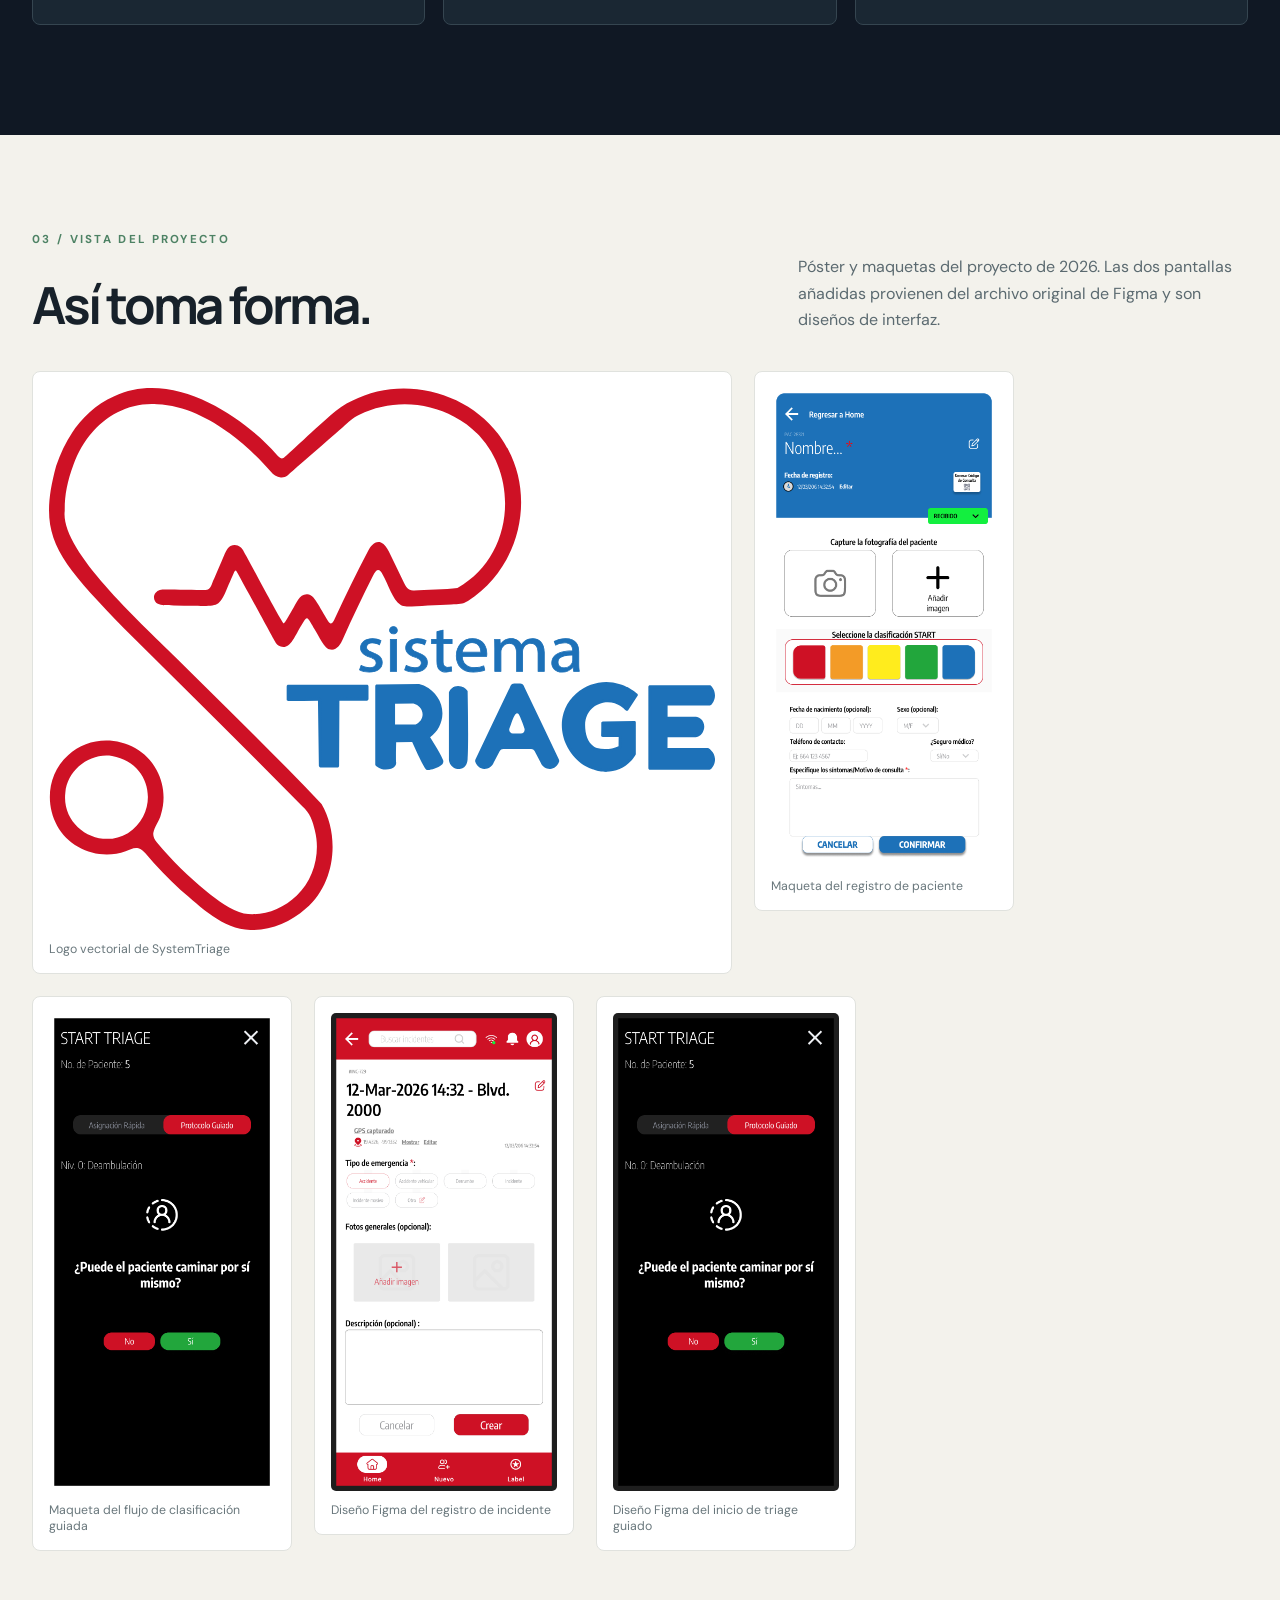
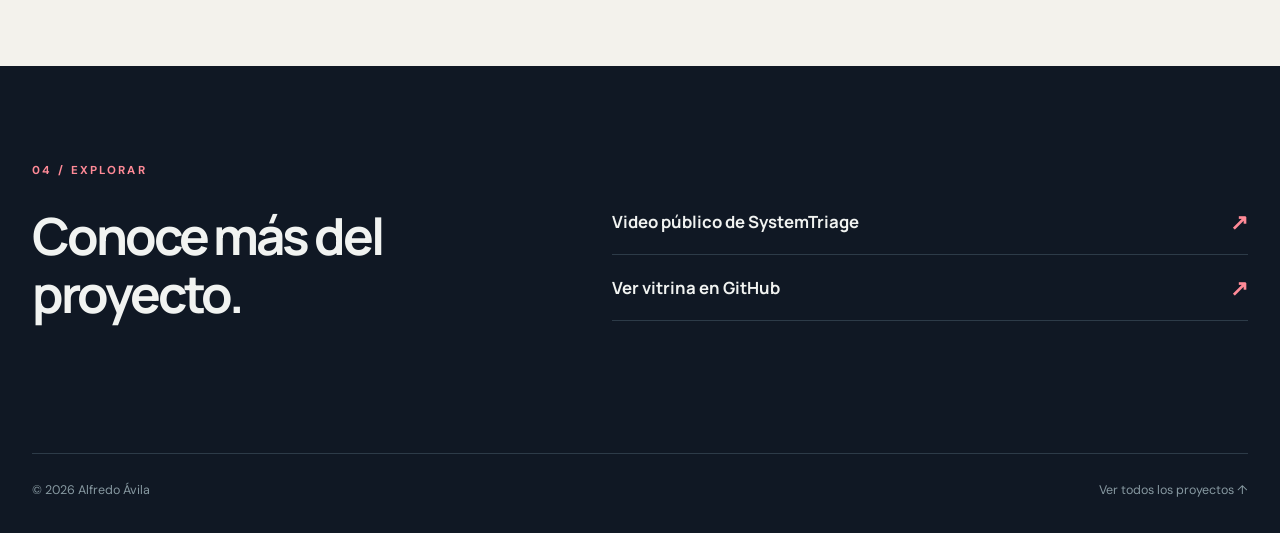
<file: projects/systemtriage-presentacion.html>
<!doctype html>
<html lang="es">
  <head>
    <meta charset="utf-8" />
    <meta name="viewport" content="width=device-width, initial-scale=1" />
    <meta name="theme-color" content="#101824" />
    <meta name="description" content="Proyecto móvil para apoyar flujos de triaje e incidentes de emergencia, con vistas para personal paramédico y hospitalario." />
    <meta property="og:title" content="SystemTriage — Alfredo Ávila" />
    <meta property="og:description" content="Información útil en momentos críticos" />
    <meta property="og:type" content="article" />
    <title>SystemTriage — Alfredo Ávila</title>
    <link rel="stylesheet" href="../styles.css" />
    <link rel="stylesheet" href="../project.css" />
  </head>
  <body style="--detail-accent:#ff8a97;--detail-deep:#5a1f31">
    <a class="skip" href="#contenido">Saltar al contenido</a>
    <header class="site-header">
      <a class="brand" href="../index.html" aria-label="Volver al portafolio"><span class="brand-mark">a.</span><span>Alfredo Ávila</span></a>
      <nav aria-label="Navegación principal"><a href="../index.html#proyectos">Todos los proyectos</a><a class="nav-github" href="https://github.com/alfredoae2578">GitHub ↗</a></nav>
    </header>
    <main id="contenido">
      <section class="detail-hero">
        <div class="detail-hero-copy"><a class="back-link" href="../index.html#proyectos">← Todos los proyectos</a><p class="eyebrow">Proyecto / 03</p><h1>SystemTriage</h1><p class="detail-tagline">Información útil en momentos críticos</p><p class="detail-summary">Proyecto móvil para apoyar flujos de triaje e incidentes de emergencia, con vistas para personal paramédico y hospitalario.</p><div class="detail-meta"><span><small>Periodo documentado</small>2026</span><span><small>Estado</small>Proyecto documentado con prototipo, maquetas y video público</span></div></div>
        <div class="detail-hero-visual"><img class="detail-hero-image" src="../assets/systemtriage-presentacion/systemtriage-poster-extracto.png" alt="Extracto del póster de SystemTriage" /></div>
      </section>
      <section class="detail-story"><div><p class="eyebrow">01 / Propósito</p><h2>Una idea llevada a la práctica.</h2><p>Proyecto vinculado con UABC y Cruz Roja, según la presentación pública del equipo.</p></div><div class="detail-stack"><span>Áreas y tecnologías</span><strong>Flutter · Dart · diseño de experiencia</strong><p>Esta ficha presenta el alcance documentado y material visual seleccionado. El código de desarrollo y los datos privados permanecen fuera de esta vitrina.</p></div></section>
      <section class="detail-features"><p class="eyebrow">02 / Lo que hace</p><h2>Funciones principales</h2><ul><li><span class="feature-dot" aria-hidden="true"></span>Registro de incidentes y pacientes con flujos orientados a roles.</li>
<li><span class="feature-dot" aria-hidden="true"></span>Clasificación de triaje guiada y vistas de seguimiento.</li>
<li><span class="feature-dot" aria-hidden="true"></span>Exploración visual de colas, mapas y coordinación de atención.</li></ul></section>
      <section class="detail-gallery"><div class="detail-section-heading"><div><p class="eyebrow">03 / Vista del proyecto</p><h2>Así toma forma.</h2></div><p>Póster y maquetas del proyecto de 2026. Las dos pantallas añadidas provienen del archivo original de Figma y son diseños de interfaz.</p></div><div class="gallery-grid"><figure class="gallery-item gallery-wide"><img loading="lazy" src="../assets/systemtriage-presentacion/systemtriage-logo.svg" alt="Logo vectorial de SystemTriage" /><figcaption>Logo vectorial de SystemTriage</figcaption></figure>
<figure class="gallery-item gallery-phone"><img loading="lazy" src="../assets/systemtriage-presentacion/systemtriage-registro.png" alt="Maqueta del registro de paciente" /><figcaption>Maqueta del registro de paciente</figcaption></figure>
<figure class="gallery-item gallery-phone"><img loading="lazy" src="../assets/systemtriage-presentacion/systemtriage-clasificacion.png" alt="Maqueta del flujo de clasificación guiada" /><figcaption>Maqueta del flujo de clasificación guiada</figcaption></figure><figure class="gallery-item gallery-phone"><a href="../assets/systemtriage-presentacion/systemtriage-figma-incidente.png" target="_blank" rel="noopener noreferrer" aria-label="Ampliar: Diseño Figma del registro de incidente"><img loading="lazy" src="../assets/systemtriage-presentacion/systemtriage-figma-incidente.png" alt="Diseño Figma del registro de incidente" /></a><figcaption>Diseño Figma del registro de incidente</figcaption></figure>
<figure class="gallery-item gallery-phone"><a href="../assets/systemtriage-presentacion/systemtriage-figma-triage.png" target="_blank" rel="noopener noreferrer" aria-label="Ampliar: Diseño Figma del inicio de triage guiado"><img loading="lazy" src="../assets/systemtriage-presentacion/systemtriage-figma-triage.png" alt="Diseño Figma del inicio de triage guiado" /></a><figcaption>Diseño Figma del inicio de triage guiado</figcaption></figure></div></section>
      <section class="detail-resources"><div><p class="eyebrow">04 / Explorar</p><h2>Conoce más del proyecto.</h2></div><div class="resource-list"><a class="resource-link" href="https://youtube.com/shorts/peQS5-mBqag" target="_blank" rel="noopener noreferrer"><span>Video público de SystemTriage</span><span aria-hidden="true">↗</span></a><a class="resource-link" href="https://github.com/alfredoae2578/systemtriage-presentacion" target="_blank" rel="noopener noreferrer"><span>Ver vitrina en GitHub</span><span aria-hidden="true">↗</span></a></div></section>
    </main>
    <footer><span>© 2026 Alfredo Ávila</span><a href="../index.html#proyectos">Ver todos los proyectos ↑</a></footer>
  </body>
</html>
</file>
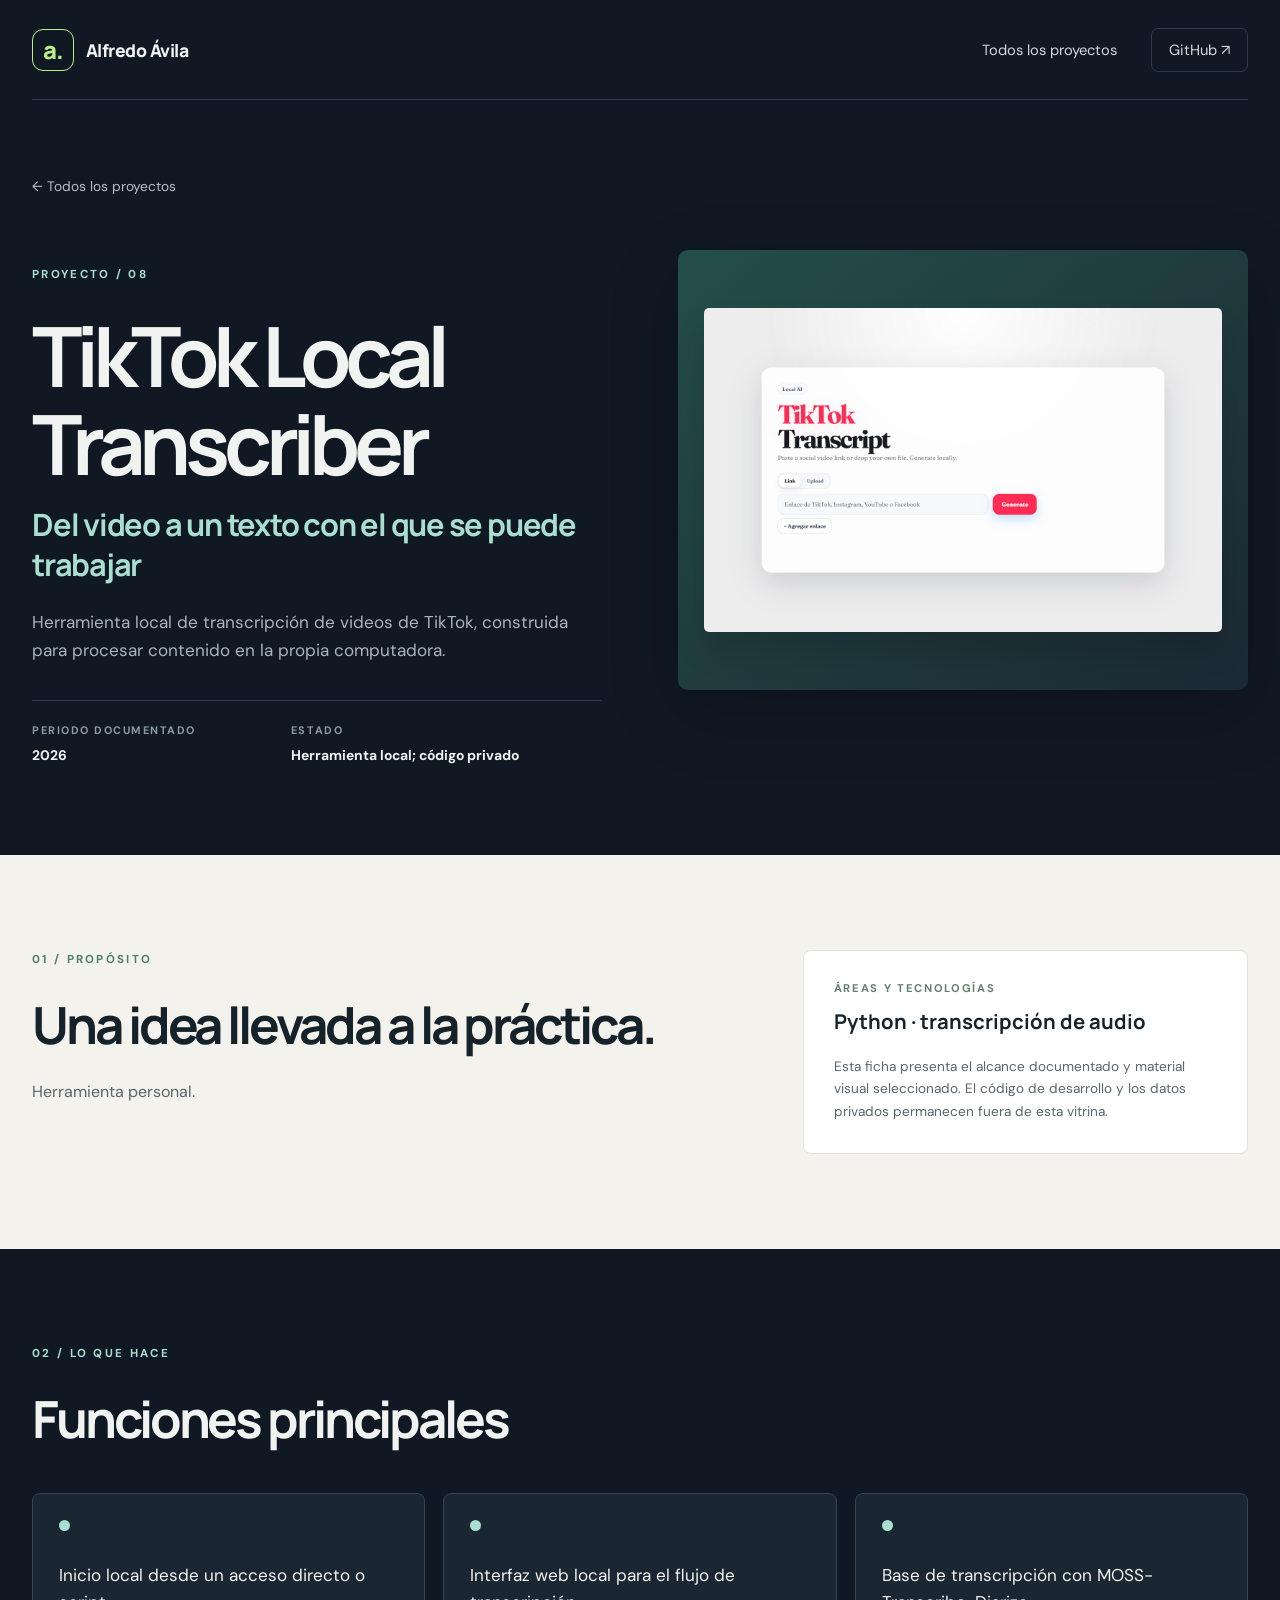
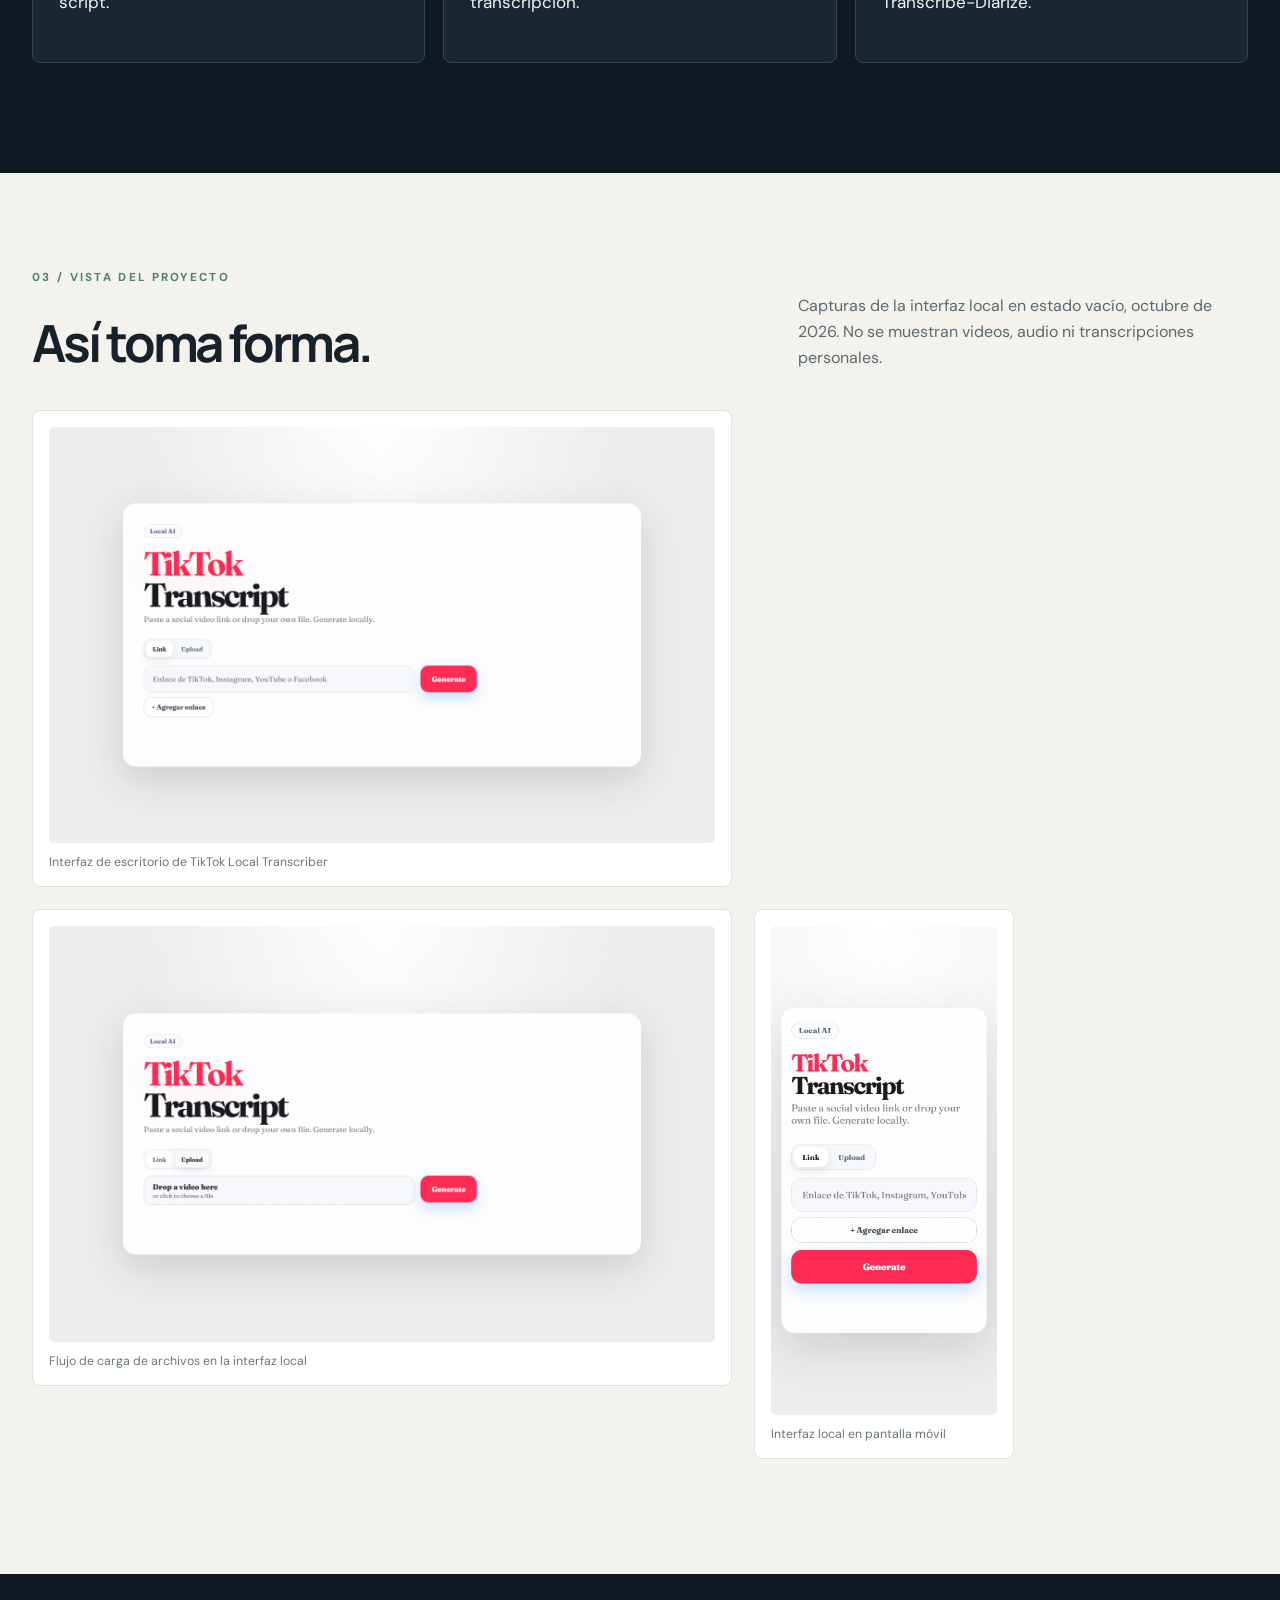
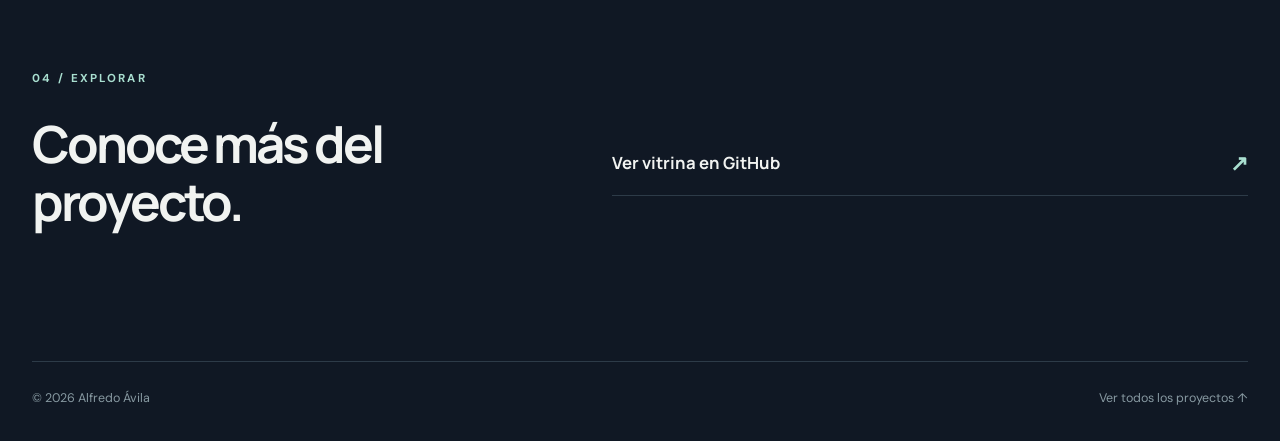
<file: projects/tiktok-local-transcriber-presentacion.html>
<!doctype html>
<html lang="es">
  <head>
    <meta charset="utf-8" />
    <meta name="viewport" content="width=device-width, initial-scale=1" />
    <meta name="theme-color" content="#101824" />
    <meta name="description" content="Herramienta local de transcripción de videos de TikTok, construida para procesar contenido en la propia computadora." />
    <meta property="og:title" content="TikTok Local Transcriber — Alfredo Ávila" />
    <meta property="og:description" content="Del video a un texto con el que se puede trabajar" />
    <meta property="og:type" content="article" />
    <title>TikTok Local Transcriber — Alfredo Ávila</title>
    <link rel="stylesheet" href="../styles.css" />
    <link rel="stylesheet" href="../project.css" />
  </head>
  <body style="--detail-accent:#a9dfd0;--detail-deep:#244e4a">
    <a class="skip" href="#contenido">Saltar al contenido</a>
    <header class="site-header">
      <a class="brand" href="../index.html" aria-label="Volver al portafolio"><span class="brand-mark">a.</span><span>Alfredo Ávila</span></a>
      <nav aria-label="Navegación principal"><a href="../index.html#proyectos">Todos los proyectos</a><a class="nav-github" href="https://github.com/alfredoae2578">GitHub ↗</a></nav>
    </header>
    <main id="contenido">
      <section class="detail-hero">
        <div class="detail-hero-copy"><a class="back-link" href="../index.html#proyectos">← Todos los proyectos</a><p class="eyebrow">Proyecto / 08</p><h1>TikTok Local Transcriber</h1><p class="detail-tagline">Del video a un texto con el que se puede trabajar</p><p class="detail-summary">Herramienta local de transcripción de videos de TikTok, construida para procesar contenido en la propia computadora.</p><div class="detail-meta"><span><small>Periodo documentado</small>2026</span><span><small>Estado</small>Herramienta local; código privado</span></div></div>
        <div class="detail-hero-visual"><img class="detail-hero-image" src="../assets/tiktok-local-transcriber-presentacion/transcriber-escritorio-2026.png" alt="Interfaz de escritorio de TikTok Local Transcriber" /></div>
      </section>
      <section class="detail-story"><div><p class="eyebrow">01 / Propósito</p><h2>Una idea llevada a la práctica.</h2><p>Herramienta personal.</p></div><div class="detail-stack"><span>Áreas y tecnologías</span><strong>Python · transcripción de audio</strong><p>Esta ficha presenta el alcance documentado y material visual seleccionado. El código de desarrollo y los datos privados permanecen fuera de esta vitrina.</p></div></section>
      <section class="detail-features"><p class="eyebrow">02 / Lo que hace</p><h2>Funciones principales</h2><ul><li><span class="feature-dot" aria-hidden="true"></span>Inicio local desde un acceso directo o script.</li>
<li><span class="feature-dot" aria-hidden="true"></span>Interfaz web local para el flujo de transcripción.</li>
<li><span class="feature-dot" aria-hidden="true"></span>Base de transcripción con MOSS-Transcribe-Diarize.</li></ul></section>
      <section class="detail-gallery"><div class="detail-section-heading"><div><p class="eyebrow">03 / Vista del proyecto</p><h2>Así toma forma.</h2></div><p>Capturas de la interfaz local en estado vacío, octubre de 2026. No se muestran videos, audio ni transcripciones personales.</p></div><div class="gallery-grid"><figure class="gallery-item gallery-wide"><a href="../assets/tiktok-local-transcriber-presentacion/transcriber-escritorio-2026.png" target="_blank" rel="noopener noreferrer" aria-label="Ampliar: Interfaz de escritorio de TikTok Local Transcriber"><img loading="lazy" src="../assets/tiktok-local-transcriber-presentacion/transcriber-escritorio-2026.png" alt="Interfaz de escritorio de TikTok Local Transcriber" /></a><figcaption>Interfaz de escritorio de TikTok Local Transcriber</figcaption></figure>
<figure class="gallery-item gallery-wide"><a href="../assets/tiktok-local-transcriber-presentacion/transcriber-carga-2026.png" target="_blank" rel="noopener noreferrer" aria-label="Ampliar: Flujo de carga de archivos en la interfaz local"><img loading="lazy" src="../assets/tiktok-local-transcriber-presentacion/transcriber-carga-2026.png" alt="Flujo de carga de archivos en la interfaz local" /></a><figcaption>Flujo de carga de archivos en la interfaz local</figcaption></figure>
<figure class="gallery-item gallery-phone"><a href="../assets/tiktok-local-transcriber-presentacion/transcriber-movil-2026.png" target="_blank" rel="noopener noreferrer" aria-label="Ampliar: Interfaz local en pantalla móvil"><img loading="lazy" src="../assets/tiktok-local-transcriber-presentacion/transcriber-movil-2026.png" alt="Interfaz local en pantalla móvil" /></a><figcaption>Interfaz local en pantalla móvil</figcaption></figure></div></section>
      <section class="detail-resources"><div><p class="eyebrow">04 / Explorar</p><h2>Conoce más del proyecto.</h2></div><div class="resource-list"><a class="resource-link" href="https://github.com/alfredoae2578/tiktok-local-transcriber-presentacion" target="_blank" rel="noopener noreferrer"><span>Ver vitrina en GitHub</span><span aria-hidden="true">↗</span></a></div></section>
    </main>
    <footer><span>© 2026 Alfredo Ávila</span><a href="../index.html#proyectos">Ver todos los proyectos ↑</a></footer>
  </body>
</html>
</file>
<file: styles.css>
@import url('https://fonts.googleapis.com/css2?family=DM+Sans:wght@400;500;600;700&family=Manrope:wght@400;500;600;700;800&display=swap');

:root{color-scheme:dark;--bg:#101824;--surface:#172230;--line:#2d3b48;--text:#f1f3f1;--muted:#a8b5bd;--accent:#b9ef89;--max:1260px;font-family:'DM Sans',Arial,sans-serif}
*{box-sizing:border-box}html{scroll-behavior:smooth}body{margin:0;background:var(--bg);color:var(--text);min-width:320px}a{color:inherit;text-decoration:none}a:focus-visible{outline:3px solid var(--accent);outline-offset:5px;border-radius:4px}.skip{position:absolute;top:-80px;left:1rem;background:var(--accent);color:#102010;padding:.6rem 1rem;z-index:10}.skip:focus{top:1rem}h1,h2,h3,p{margin-top:0}h1,h2,h3{font-family:Manrope,Arial,sans-serif}p{line-height:1.65}
.site-header{width:min(calc(100% - 64px),var(--max));margin:auto;min-height:100px;display:flex;align-items:center;justify-content:space-between;border-bottom:1px solid var(--line)}.brand{display:flex;align-items:center;gap:12px;font-family:Manrope,sans-serif;font-weight:800;font-size:1.1rem;letter-spacing:-.03em}.brand-mark{display:grid;place-items:center;width:42px;height:42px;border:1px solid var(--accent);border-radius:11px;color:var(--accent);font-size:1.5rem;line-height:1}.site-header nav{display:flex;align-items:center;gap:34px;color:#d1d9dc;font-size:.92rem}.site-header nav a:hover,.text-link:hover,.card-bottom a:hover{color:var(--accent)}.site-header .nav-github{border:1px solid var(--line);padding:11px 17px;border-radius:7px}.nav-github span,.text-link span{margin-left:9px}
.hero{width:min(calc(100% - 64px),var(--max));margin:auto;min-height:650px;display:grid;grid-template-columns:1.2fr .8fr;gap:3rem;align-items:center;padding:70px 0 95px}.eyebrow{text-transform:uppercase;letter-spacing:.2em;font-size:.72rem;font-weight:700;color:var(--accent);margin-bottom:27px}.signal{display:inline-block;width:8px;height:8px;margin-right:9px;border-radius:50%;background:var(--accent);box-shadow:0 0 12px var(--accent)}.hero h1{font-size:clamp(3.5rem,6.4vw,6.8rem);letter-spacing:-.075em;line-height:1.04;max-width:800px;margin-bottom:28px;font-weight:800}.hero h1 em{font-style:normal;color:var(--accent)}.hero-intro{max-width:610px;color:var(--muted);font-size:1.12rem}.hero-actions{display:flex;flex-wrap:wrap;gap:28px;align-items:center;margin-top:37px}.button{display:inline-flex;align-items:center;justify-content:space-between;gap:30px;padding:15px 19px;border-radius:7px;font-weight:700}.button-primary{background:var(--accent);color:#122018}.button-primary:hover{background:#d5ffad}.text-link{font-weight:700;font-size:.94rem}
.hero-art{height:490px;position:relative;display:grid;place-items:center;isolation:isolate}.hero-art:before{content:'';position:absolute;width:355px;height:355px;border-radius:50%;background:radial-gradient(circle,#304e42 0,#1a2d32 52%,transparent 72%);filter:blur(6px);z-index:-1}.orbit{position:absolute;border:1px solid #465d5a;border-radius:50%;transform:rotate(-20deg)}.orbit-one{width:460px;height:290px}.orbit-two{width:340px;height:460px;transform:rotate(30deg);opacity:.55}.art-center{width:230px;height:230px;border-radius:60px;background:#c9f0a6;color:#10201c;display:flex;align-items:center;justify-content:center;font:bold 11rem/.8 Manrope;letter-spacing:-.11em;transform:rotate(-9deg);box-shadow:20px 28px 0 #13282a,0 32px 80px #070f17}.art-center span{color:#729a69;align-self:flex-end;margin-bottom:50px}.art-note{position:absolute;background:#263841;border:1px solid #51645f;border-radius:100px;padding:10px 16px;font-size:.78rem;font-weight:700;color:#d7e4db}.note-one{top:65px;left:2%}.note-two{right:0;top:116px}.note-three{bottom:51px;left:18%}
.projects{background:#f3f2ec;color:#17212a;padding:95px max(32px,calc((100vw - var(--max))/2)) 115px}.projects .eyebrow{color:#3c7658}.section-heading{display:flex;justify-content:space-between;align-items:end;gap:3rem;margin-bottom:45px}.section-heading h2{font-size:clamp(2.1rem,3.5vw,3.6rem);letter-spacing:-.055em;line-height:1.15;margin-bottom:0}.section-heading>p{color:#56636c;max-width:365px;margin:0}.project-grid{display:grid;grid-template-columns:repeat(3,minmax(0,1fr));gap:22px}.project-card{border:1px solid #dddeda;background:#fff;border-radius:10px;overflow:hidden;min-width:0;display:flex;flex-direction:column;transition:transform .2s ease,box-shadow .2s ease}.project-card:hover{transform:translateY(-3px);box-shadow:0 20px 35px #16241c13}.project-card-featured{grid-column:span 2}.card-media{height:258px;overflow:hidden}.project-card-featured .card-media{height:310px}.appy-media{background:#819ce9}.appy-media img{display:block;width:100%;height:100%;object-fit:cover;object-position:center}.card-body{padding:25px 27px 23px;display:flex;flex-direction:column;flex:1}.card-category{text-transform:uppercase;letter-spacing:.13em;font-weight:700;font-size:.68rem;color:#607169;margin-bottom:13px}.card-body h3{font-size:1.75rem;letter-spacing:-.05em;line-height:1.2;margin-bottom:9px}.card-body>p:not(.card-category){color:#53616a;font-size:.92rem;line-height:1.65;margin-bottom:30px}.card-bottom{margin-top:auto;padding-top:18px;border-top:1px solid #e4e7e5;display:flex;justify-content:space-between;align-items:center;gap:10px;font-size:.78rem;color:#6f7b7b}.card-bottom a{font-weight:700;color:#214e3a;white-space:nowrap}.card-bottom a span{padding-left:3px}.graphic-media{padding:25px;background:#e7e8e6}.graphic-media>div{width:100%;height:100%;border-radius:7px;position:relative;overflow:hidden;padding:27px;display:flex;flex-direction:column;justify-content:space-between}.graphic-media strong{font-family:Manrope,sans-serif;font-weight:800;letter-spacing:-.05em;line-height:1.13;font-size:clamp(1.7rem,2.6vw,2.5rem);position:relative;z-index:1}.graphic-kicker{letter-spacing:.22em;font-size:.65rem;font-weight:800;position:relative;z-index:1}.graphic-cais{background:linear-gradient(130deg,#005737,#14804f);color:#fff}.graphic-cais:after{content:'';width:200px;height:200px;border:1px solid #a6d3b6;border-radius:50%;position:absolute;right:-45px;top:17px;box-shadow:0 0 0 44px #ffffff12,0 0 0 88px #ffffff0b}.graphic-pills{display:flex;gap:7px}.graphic-pills span{font-size:.63rem;border:1px solid #a9d8bc;border-radius:30px;padding:6px 8px}.graphic-banshii{background:#1d1c32;color:#e1d8ff}.bookmark-stack{position:absolute;right:17px;top:42px;display:grid;gap:7px;transform:rotate(9deg);opacity:.8}.bookmark-stack span{border-radius:6px;padding:9px 15px;background:#806bd6;color:#fff;font-size:.7rem}.bookmark-stack span:nth-child(2){transform:translateX(-35px);background:#a27ee9}.bookmark-stack span:nth-child(3){transform:translateX(-10px);background:#594b9f}.graphic-fuchibol{background:#0b372b;color:#e8f5ce}.field-lines{border:1px solid #9bb99577;border-radius:50%;width:270px;height:270px;position:absolute;right:-80px;bottom:-80px;box-shadow:0 0 0 35px #ffffff0a,0 0 0 70px #ffffff0a}.graphic-living{background:#eadfcd;color:#253d37}.node{position:absolute;border:1px solid #648878;border-radius:50%}.node-a{width:180px;height:180px;right:-25px;top:0}.node-b{width:85px;height:85px;right:80px;top:70px}.node-c{width:22px;height:22px;right:50px;bottom:26px;background:#648878}.graphic-cimafix{background:#e8cba6;color:#3c3b2b}.report-chip{align-self:flex-start;border:1px solid #79664a;border-radius:5px;padding:8px 10px;font-size:.67rem;font-weight:700}.graphic-triage{background:#1d4962;color:#eaf4f8}.pulse-line{position:absolute;right:5px;bottom:-30px;font-size:9rem;color:#a3d7dc44;letter-spacing:-.1em;white-space:nowrap}.graphic-transcriber{background:#e3e8df;color:#283e36}.waveform{font-size:2.7rem;letter-spacing:-.25em;color:#6e9d7e}.graphic-resona{background:#24283e;color:#e7e9f8}.resona-rings{border:1px solid #9caae1;border-radius:50%;width:150px;height:150px;position:absolute;right:12px;bottom:-30px;box-shadow:0 0 0 25px #9caae124,0 0 0 50px #9caae116}
.approach{width:min(calc(100% - 64px),var(--max));margin:auto;padding:100px 0 110px}.approach-row{display:grid;grid-template-columns:1.4fr .6fr;gap:80px}.approach h2{font-size:clamp(2.2rem,4vw,4.25rem);letter-spacing:-.06em;line-height:1.13;margin:0}.approach-row p{color:var(--muted);margin-bottom:26px}footer{border-top:1px solid var(--line);width:min(calc(100% - 64px),var(--max));margin:auto;padding:28px 0 35px;display:flex;justify-content:space-between;gap:20px;color:#8799a1;font-size:.78rem}footer a:hover{color:var(--accent)}
@media(max-width:1000px){.project-grid{grid-template-columns:repeat(2,minmax(0,1fr))}.hero{grid-template-columns:1fr .7fr}.hero-art{transform:scale(.75);margin:-50px}.approach-row{gap:35px}}@media(max-width:700px){.site-header{width:calc(100% - 36px);min-height:72px}.site-header nav{gap:14px}.site-header nav a:not(.nav-github){display:none}.site-header .nav-github{padding:8px 10px}.hero{width:calc(100% - 36px);display:flex;flex-direction:column;gap:0;min-height:auto;padding:75px 0 60px}.hero h1{font-size:clamp(3.45rem,14vw,5.2rem)}.hero-intro{font-size:1rem}.hero-art{height:240px;width:100%;transform:scale(.58);margin:-10px 0 -45px}.projects{padding:70px 18px 80px}.section-heading{display:block}.section-heading>p{margin-top:20px}.project-grid{grid-template-columns:1fr}.project-card-featured{grid-column:auto}.project-card-featured .card-media{height:230px}.card-media{height:235px}.approach{width:calc(100% - 36px);padding:75px 0}.approach-row{display:block}.approach-row>div{margin-top:25px}footer{width:calc(100% - 36px);flex-direction:column;gap:8px}.card-bottom{font-size:.72rem}}
@media(prefers-reduced-motion:reduce){html{scroll-behavior:auto}.project-card{transition:none}}

.project-shot{background:#17212a}.project-shot img{display:block;width:100%;height:100%;object-fit:cover;object-position:center top}
</file>
<file: project.css>
.detail-hero{width:min(calc(100% - 64px),var(--max));margin:auto;min-height:670px;display:grid;grid-template-columns:1fr 1fr;gap:6vw;align-items:center;padding:75px 0 90px}.back-link{display:inline-block;color:#b5c1c5;font-size:.86rem;margin-bottom:70px}.back-link:hover{color:var(--detail-accent)}.detail-hero .eyebrow,.detail-story .eyebrow,.detail-features .eyebrow,.detail-gallery .eyebrow,.detail-resources .eyebrow{color:var(--detail-accent)}.detail-hero h1{font-size:clamp(3.5rem,6.5vw,6.8rem);letter-spacing:-.075em;line-height:1.06;margin:0 0 18px;overflow-wrap:anywhere}.detail-tagline{font-size:clamp(1.4rem,2.4vw,2.5rem);font-family:Manrope,Arial,sans-serif;font-weight:700;line-height:1.3;letter-spacing:-.04em;color:var(--detail-accent);margin-bottom:23px}.detail-summary{color:var(--muted);font-size:1.07rem;max-width:600px}.detail-meta{border-top:1px solid var(--line);margin-top:35px;padding-top:22px;display:grid;grid-template-columns:1fr 1.3fr;gap:20px;font-size:.87rem;font-weight:700}.detail-meta span{line-height:1.4}.detail-meta small{display:block;color:#8c9ba2;font-size:.68rem;text-transform:uppercase;letter-spacing:.14em;margin-bottom:8px}.detail-hero-visual{min-width:0;min-height:440px;border-radius:10px;background:linear-gradient(140deg,var(--detail-deep),#1b2933);display:grid;place-items:center;padding:26px;overflow:hidden;box-shadow:0 22px 70px #0003}.detail-hero-image{max-width:100%;max-height:500px;object-fit:contain;display:block;border-radius:5px;box-shadow:0 20px 30px #0002}.detail-type-art{position:relative;width:100%;height:390px;display:flex;align-items:end;padding:25px;border:1px solid #ffffff28;border-radius:7px;overflow:hidden}.detail-type-art:before{content:'';position:absolute;width:370px;height:370px;right:-70px;top:-105px;border:1px solid var(--detail-accent);border-radius:50%;box-shadow:0 0 0 55px #ffffff0e,0 0 0 110px #ffffff09}.detail-type-art span{font-family:Manrope,Arial,sans-serif;font-size:clamp(2.6rem,5vw,5rem);line-height:1.03;letter-spacing:-.07em;font-weight:800;color:var(--detail-accent);max-width:90%;overflow-wrap:anywhere;z-index:1}.detail-type-art b{position:absolute;top:24px;right:28px;font-size:4rem;color:#ffffffb5;font-weight:400}
.detail-story{background:#f3f2ec;color:#16222a;padding:95px max(32px,calc((100vw - var(--max))/2));display:grid;grid-template-columns:1.2fr .8fr;gap:8vw}.detail-story .eyebrow,.detail-gallery .eyebrow{color:#4d8264}.detail-story h2,.detail-features h2,.detail-gallery h2,.detail-resources h2{font-size:clamp(2.3rem,4vw,4.1rem);line-height:1.13;letter-spacing:-.06em;margin-bottom:25px}.detail-story p:not(.eyebrow){max-width:600px;color:#58666d}.detail-stack{align-self:center;background:#fff;border:1px solid #e2e5df;border-radius:8px;padding:30px}.detail-stack>span{display:block;font-size:.7rem;text-transform:uppercase;letter-spacing:.15em;color:#63806f;font-weight:700;margin-bottom:12px}.detail-stack strong{font-family:Manrope,Arial,sans-serif;font-size:1.27rem;line-height:1.4}.detail-stack p{margin:20px 0 0;font-size:.85rem}.detail-features{width:min(calc(100% - 64px),var(--max));margin:auto;padding:95px 0 110px}.detail-features ul{list-style:none;padding:0;margin:45px 0 0;display:grid;grid-template-columns:repeat(3,1fr);gap:18px}.detail-features li{min-height:170px;background:#1a2733;border:1px solid #354550;border-radius:8px;padding:26px;font-size:1.07rem;line-height:1.6}.feature-dot{display:block;width:11px;height:11px;border-radius:50%;background:var(--detail-accent);margin-bottom:31px}
.detail-gallery{background:#f3f2ec;color:#17212a;padding:95px max(32px,calc((100vw - var(--max))/2)) 115px}.detail-section-heading{display:flex;justify-content:space-between;gap:50px;align-items:end;margin-bottom:38px}.detail-section-heading h2{margin-bottom:0}.detail-section-heading>p{max-width:450px;color:#5b6a70;margin-bottom:0}.gallery-grid{display:flex;flex-wrap:wrap;align-items:start;gap:22px}.gallery-item{margin:0;background:#fff;border:1px solid #e0e2de;border-radius:8px;padding:16px;display:flex;flex-direction:column;gap:11px;max-width:100%}.gallery-item img{display:block;max-width:100%;height:auto;border-radius:5px}.gallery-phone{width:min(260px,calc(50% - 12px))}.gallery-wide{width:min(700px,100%)}.gallery-item figcaption{font-size:.77rem;color:#69777c}.gallery-empty{color:#6a767b;border:1px dashed #aeb8b3;border-radius:8px;padding:35px;max-width:540px}.detail-resources{width:min(calc(100% - 64px),var(--max));margin:auto;padding:95px 0 105px;display:grid;grid-template-columns:.9fr 1.1fr;gap:60px}.resource-list{align-self:center}.resource-link{display:flex;align-items:center;justify-content:space-between;padding:18px 0;border-bottom:1px solid var(--line);font-family:Manrope,Arial,sans-serif;font-size:1.05rem;font-weight:700}.resource-link:hover{color:var(--detail-accent)}.resource-link span:last-child{font-size:1.35rem;color:var(--detail-accent)}
@media(max-width:800px){.detail-hero{grid-template-columns:1fr;gap:35px;padding:45px 0 75px}.back-link{margin-bottom:50px}.detail-hero-visual{min-height:350px}.detail-story{grid-template-columns:1fr;gap:30px}.detail-features ul{grid-template-columns:1fr}.detail-features li{min-height:110px}.detail-resources{grid-template-columns:1fr;gap:5px}}@media(max-width:600px){.detail-hero,.detail-features,.detail-resources{width:calc(100% - 36px)}.detail-hero{padding:30px 0 65px}.detail-hero h1{font-size:clamp(3.2rem,14vw,5rem)}.detail-meta{grid-template-columns:1fr;gap:18px}.detail-hero-visual{min-height:240px;padding:15px}.detail-hero-image{max-height:350px}.detail-type-art{height:260px}.detail-story,.detail-gallery{padding:70px 18px}.detail-features{padding:70px 0}.detail-features ul{margin-top:25px}.detail-section-heading{display:block}.detail-section-heading>p{margin-top:20px}.gallery-phone{width:calc(50% - 11px);padding:8px}.gallery-wide{padding:8px}.detail-resources{padding:70px 0}.resource-link{font-size:.93rem}}

.gallery-item a{display:block;max-width:100%}.gallery-item a:focus-visible{outline:3px solid #27654c;outline-offset:4px;border-radius:5px}
</file>
